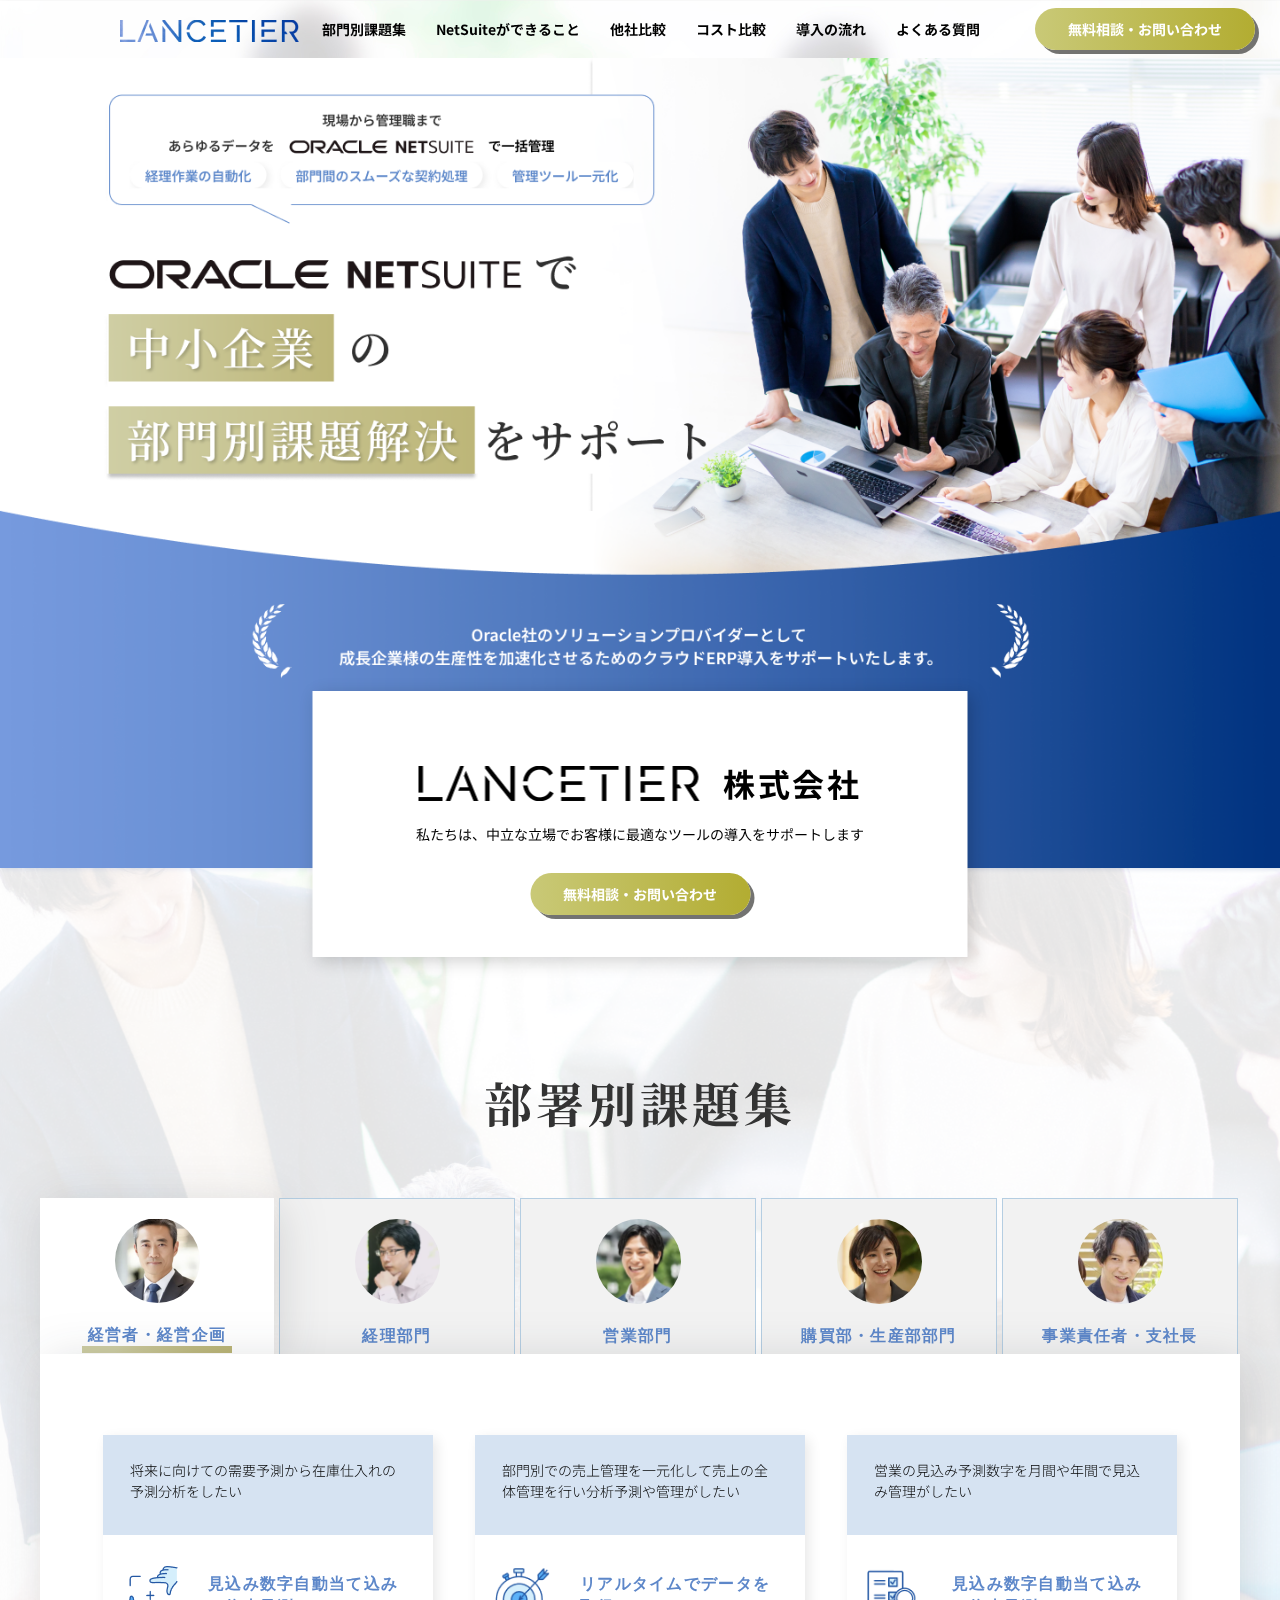
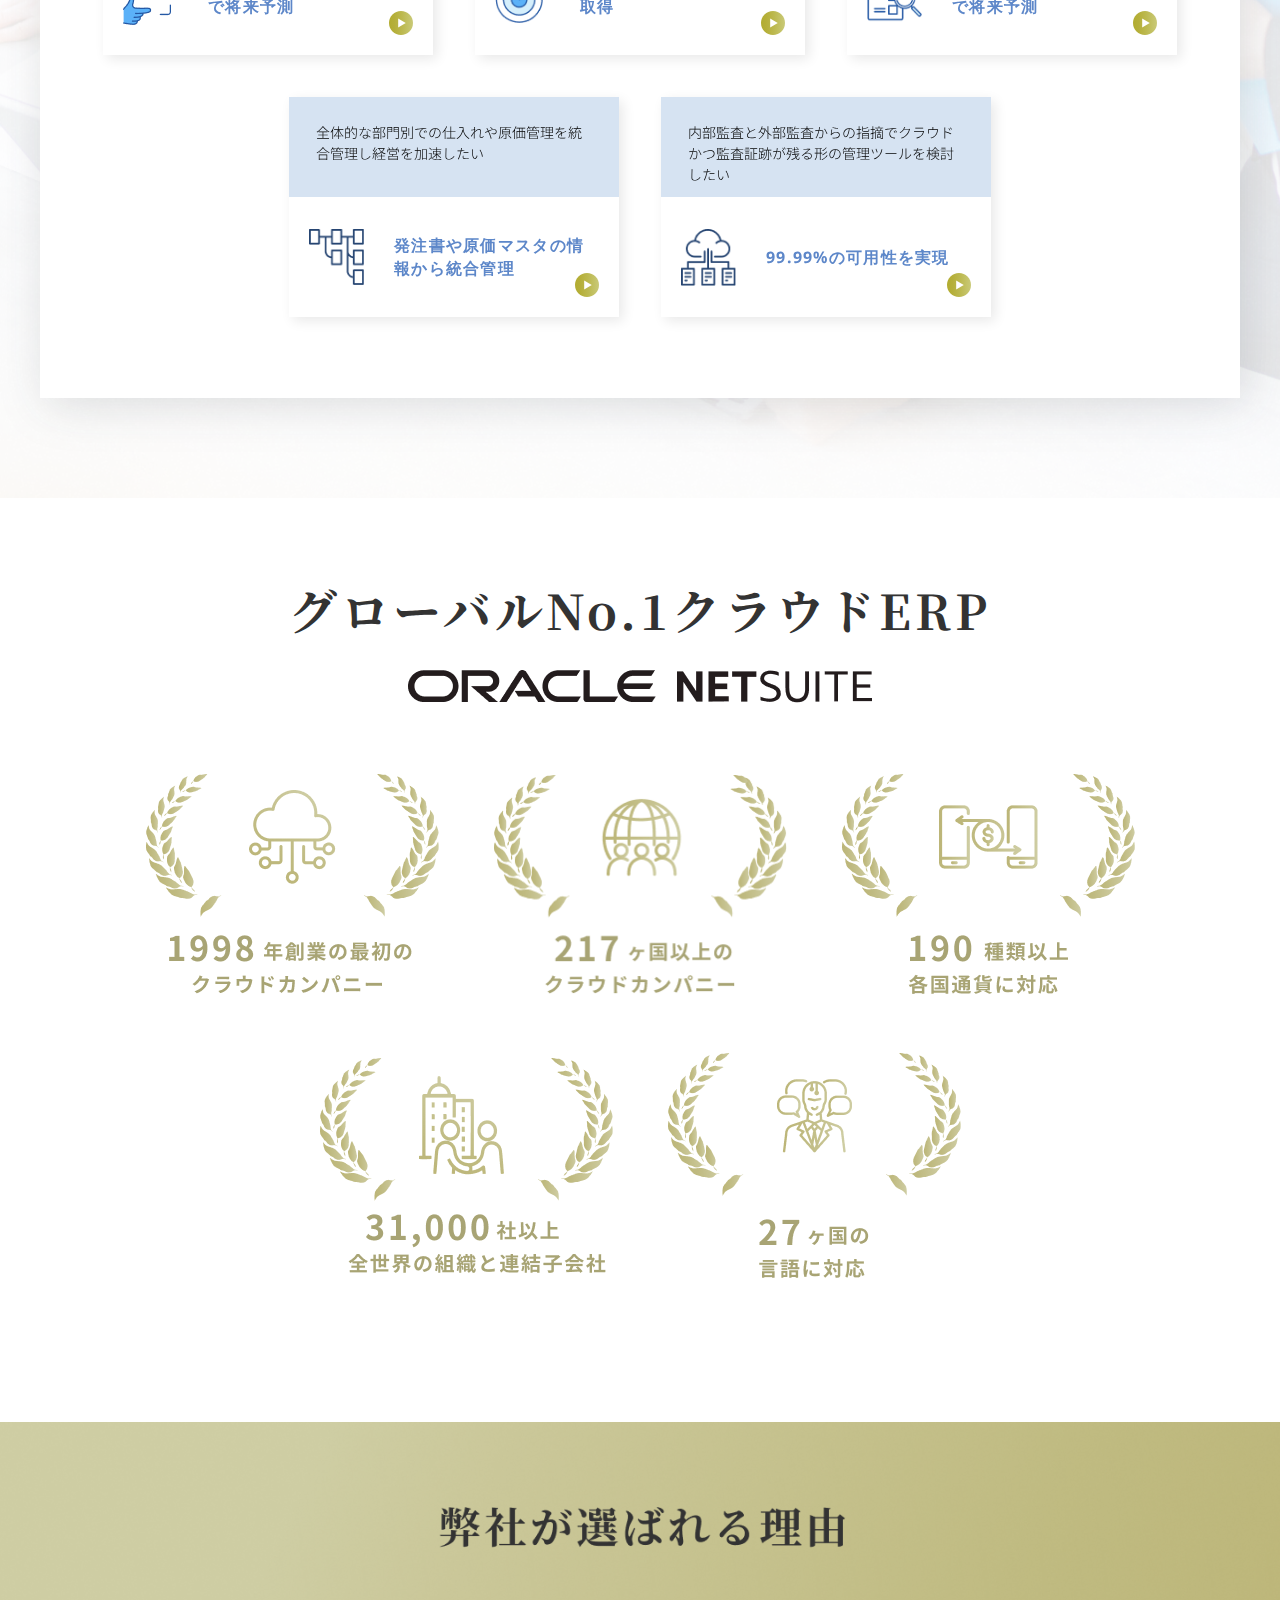
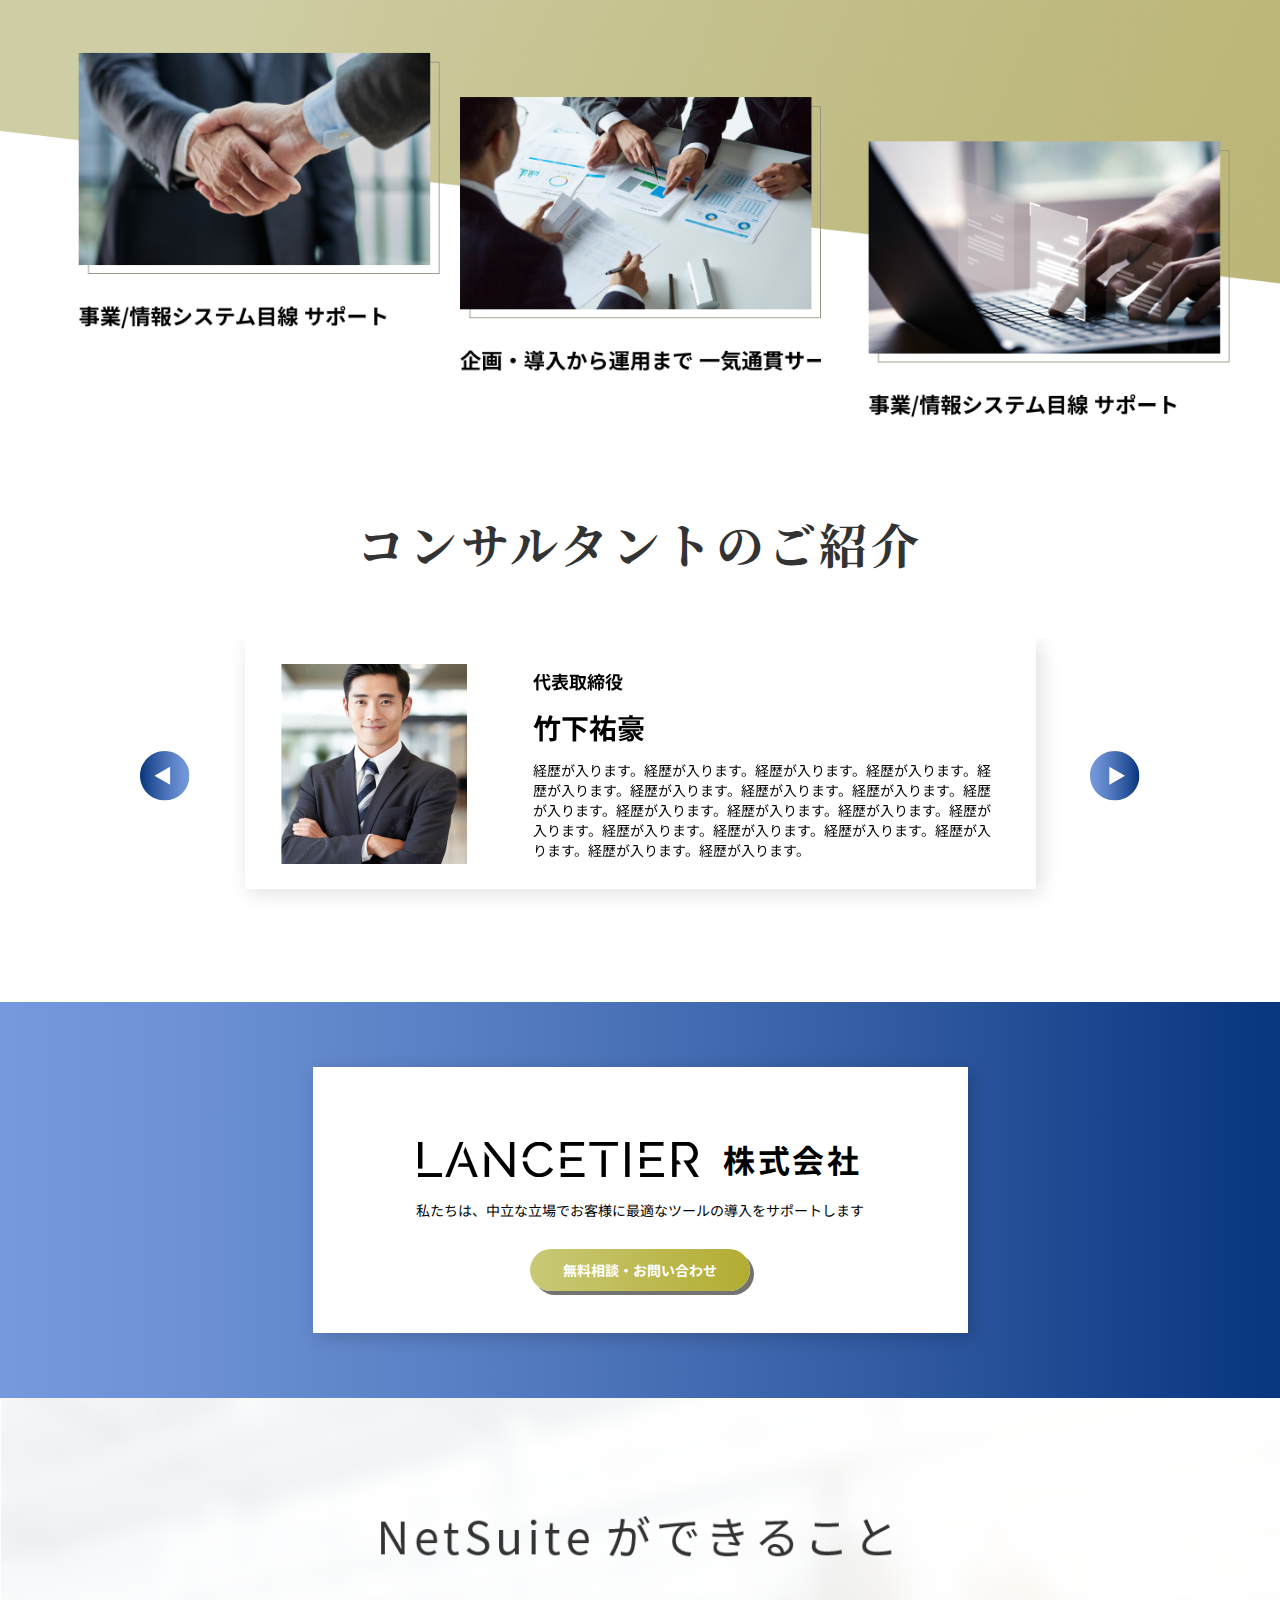
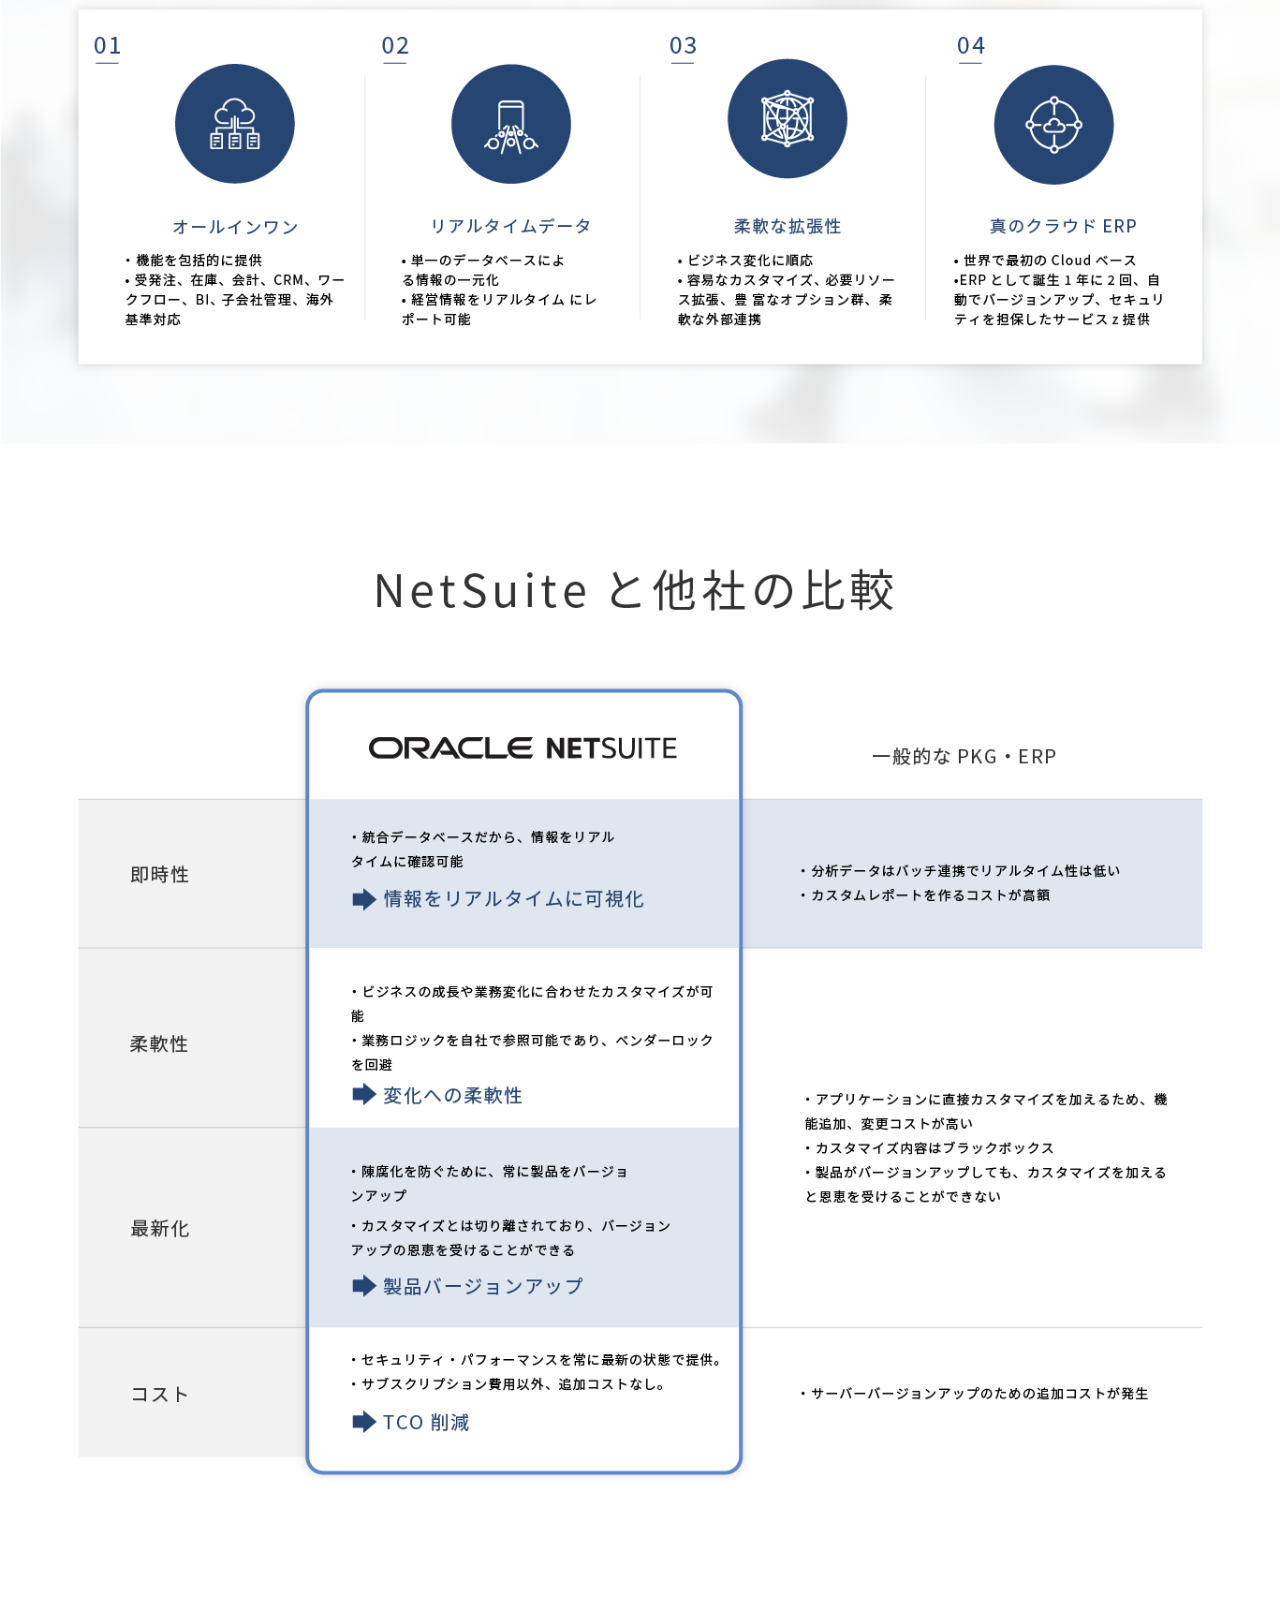
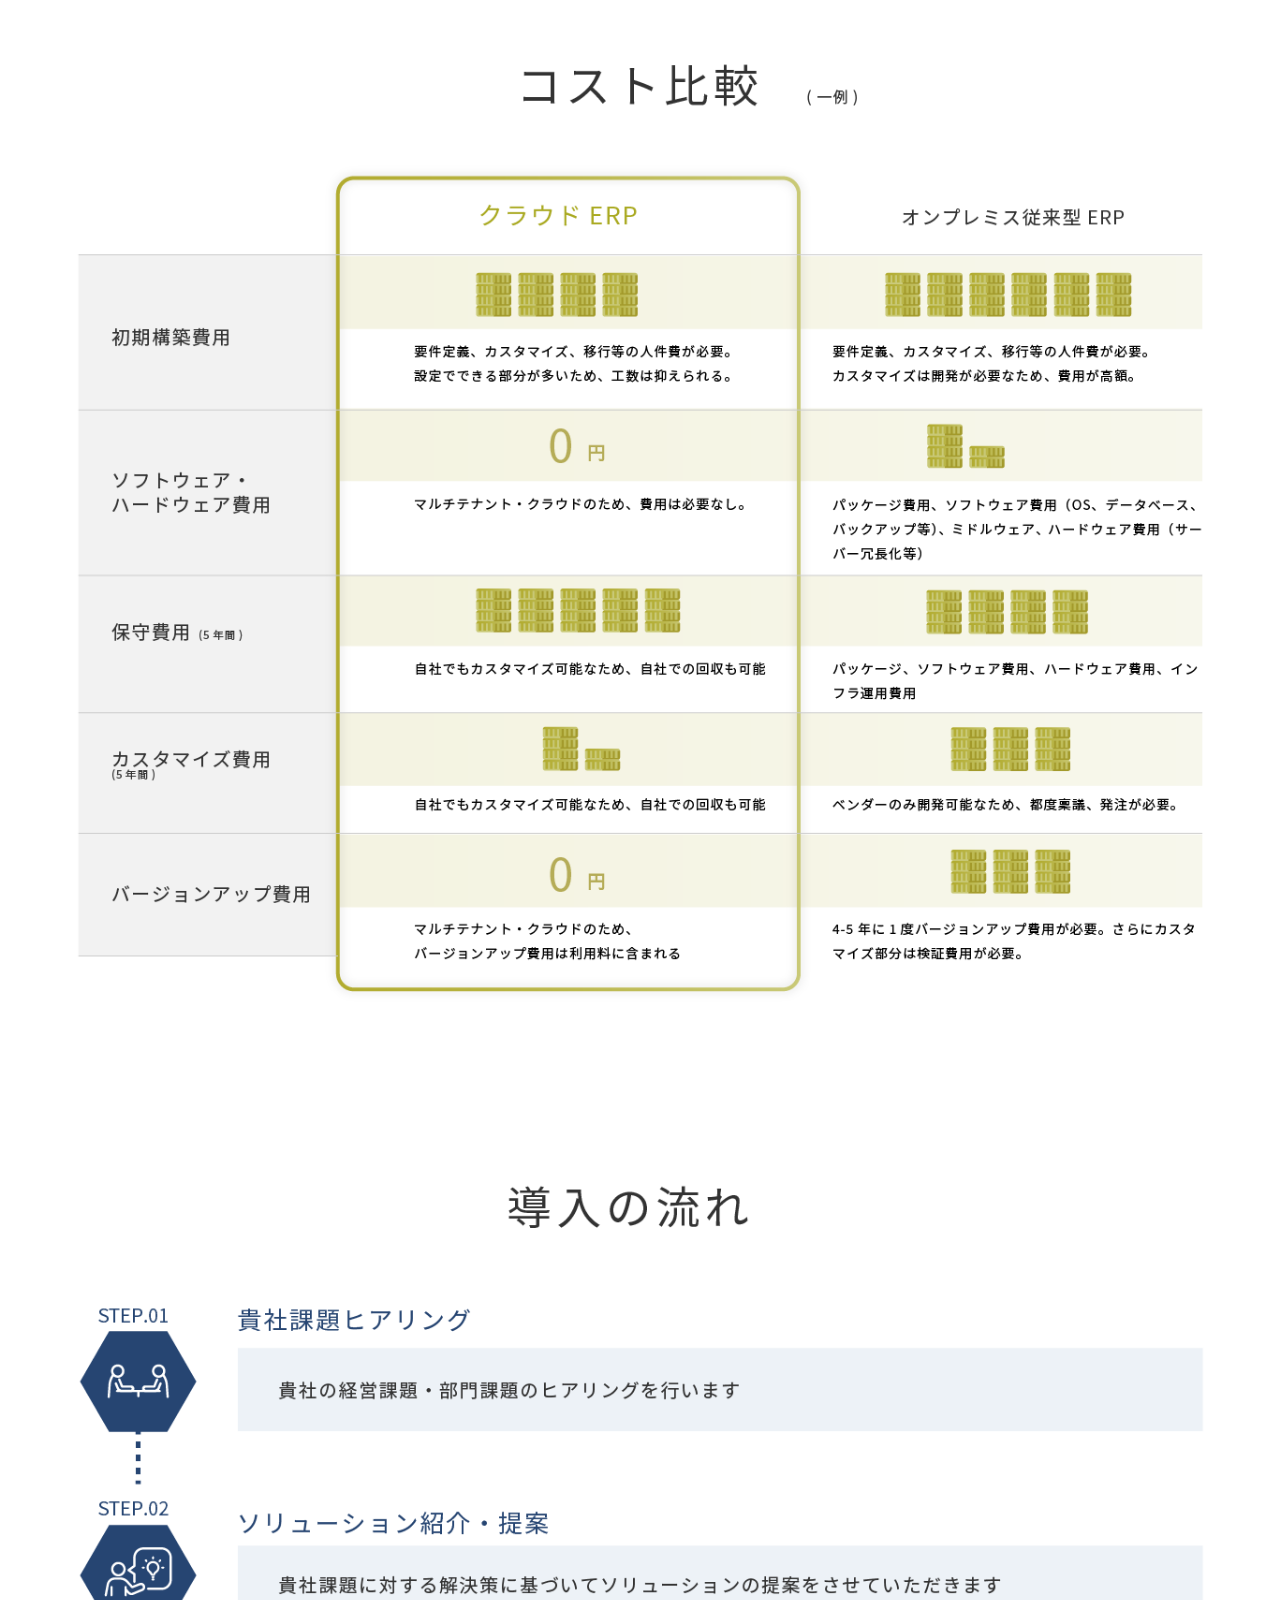
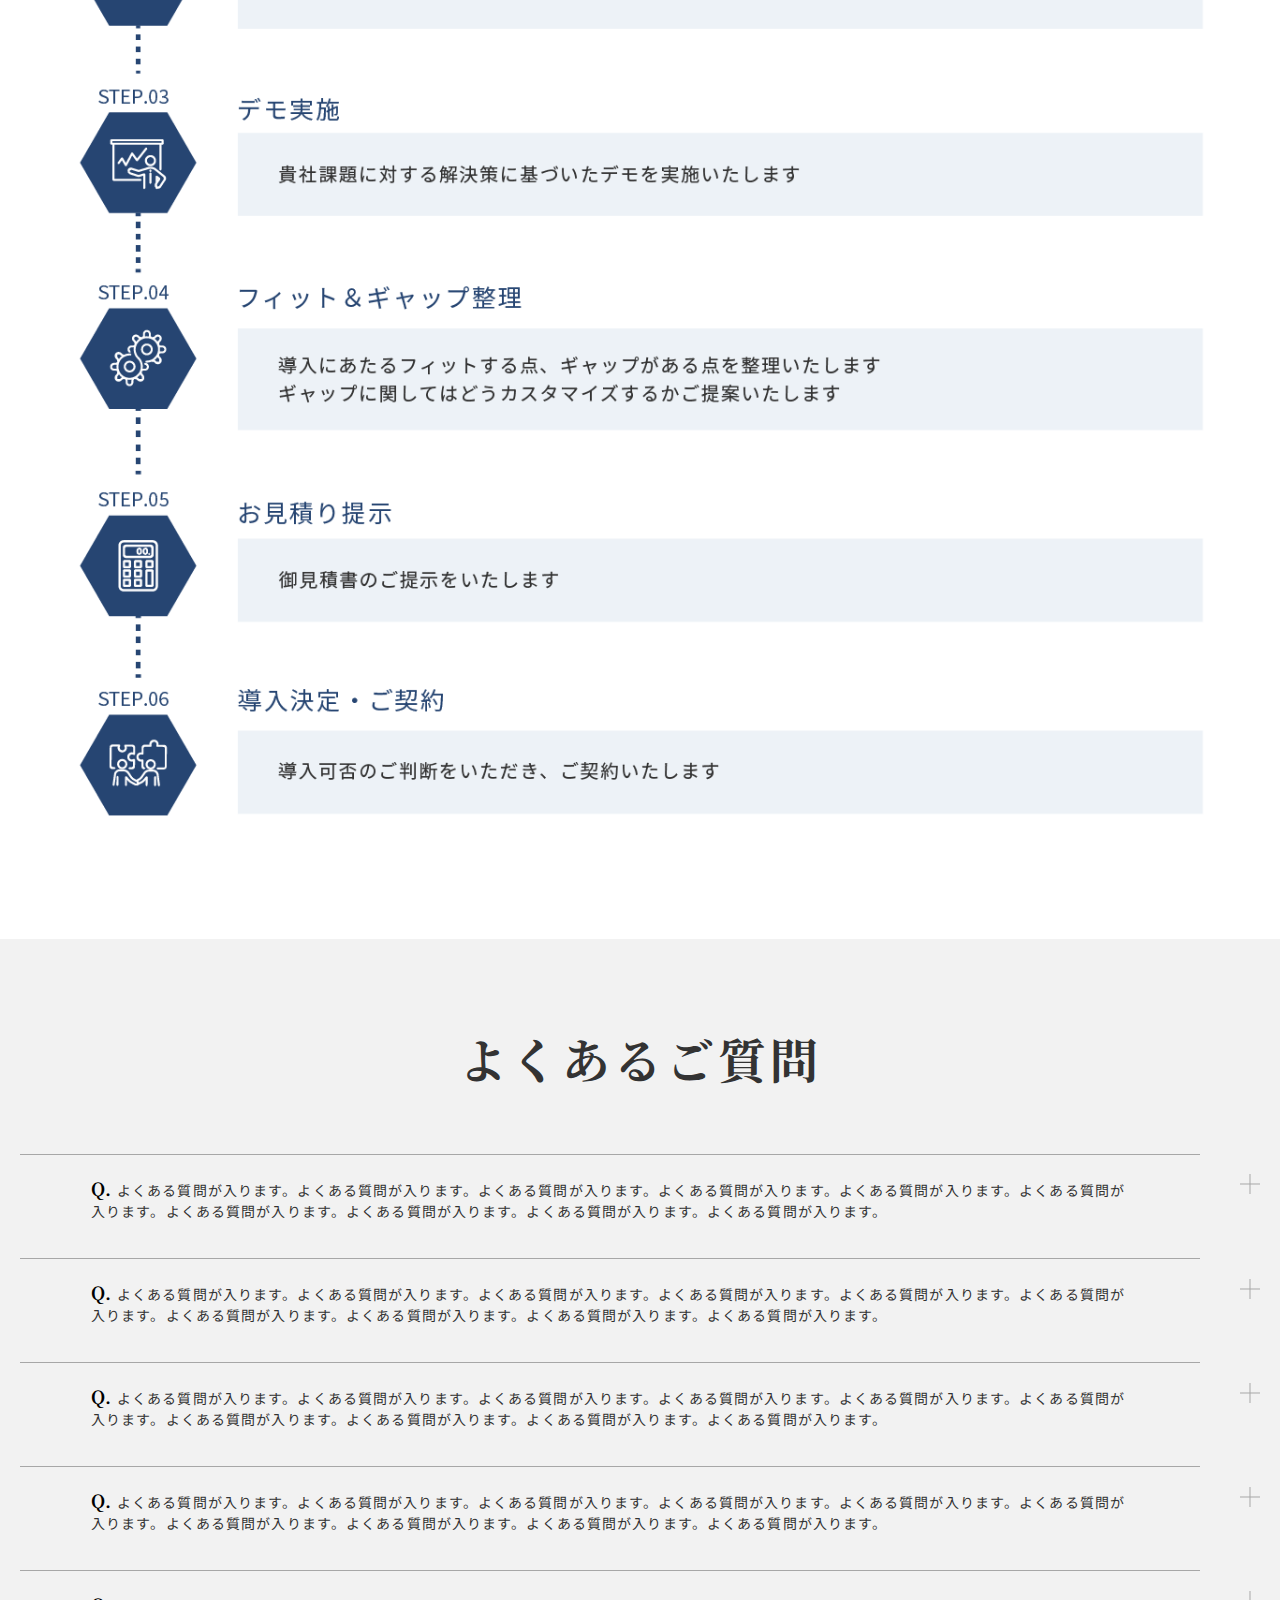
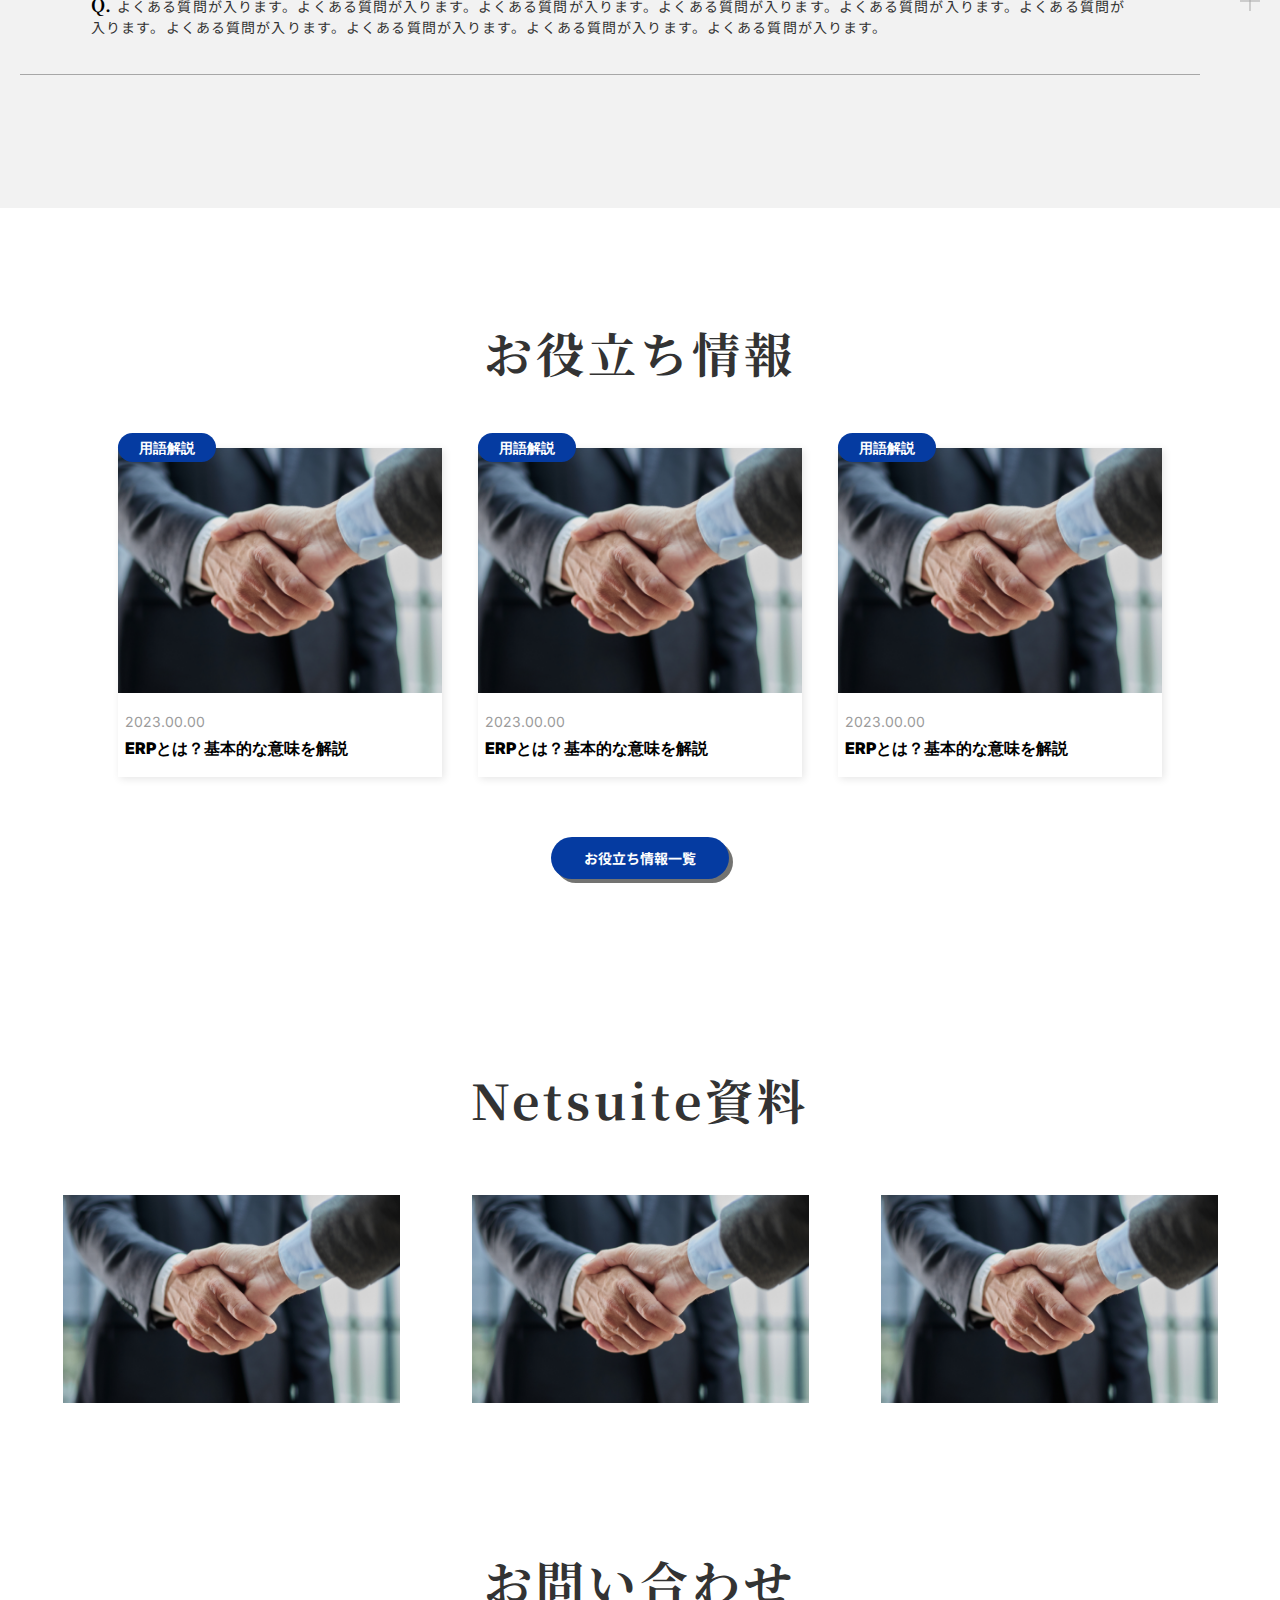
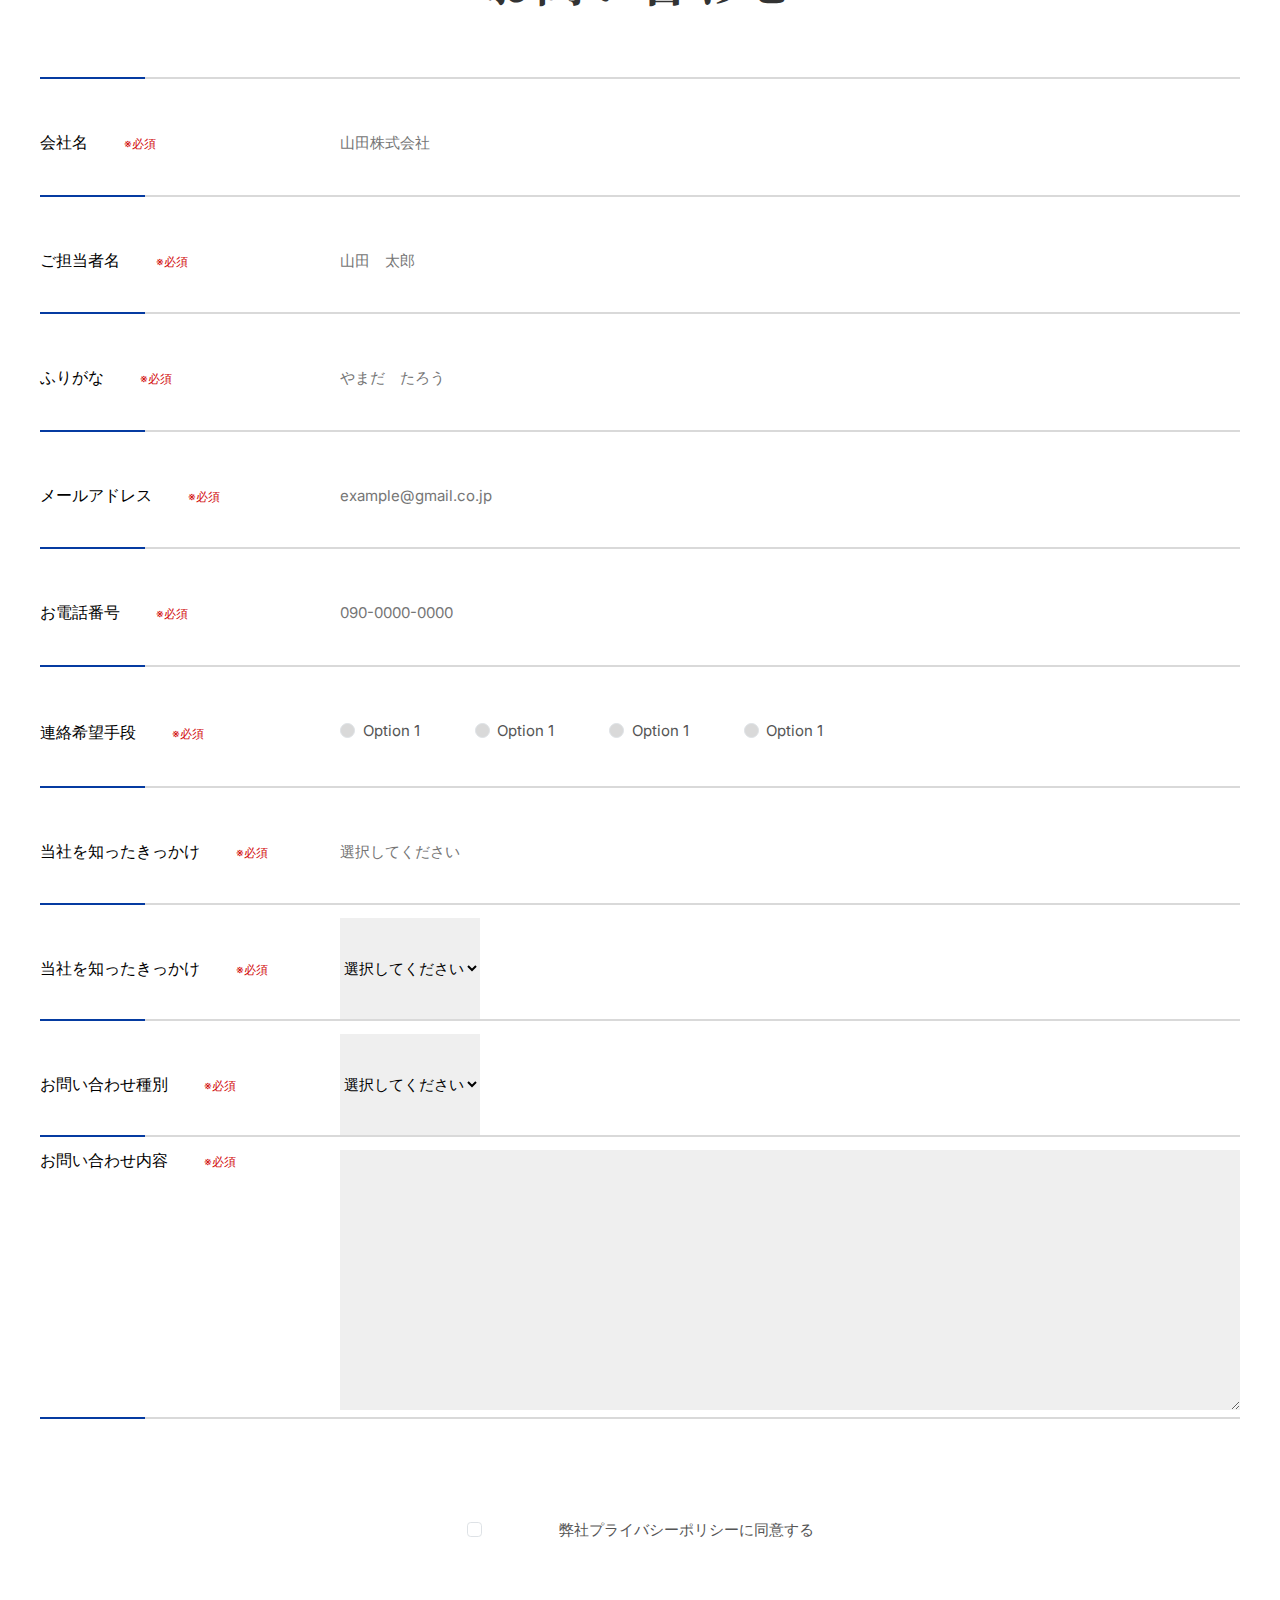
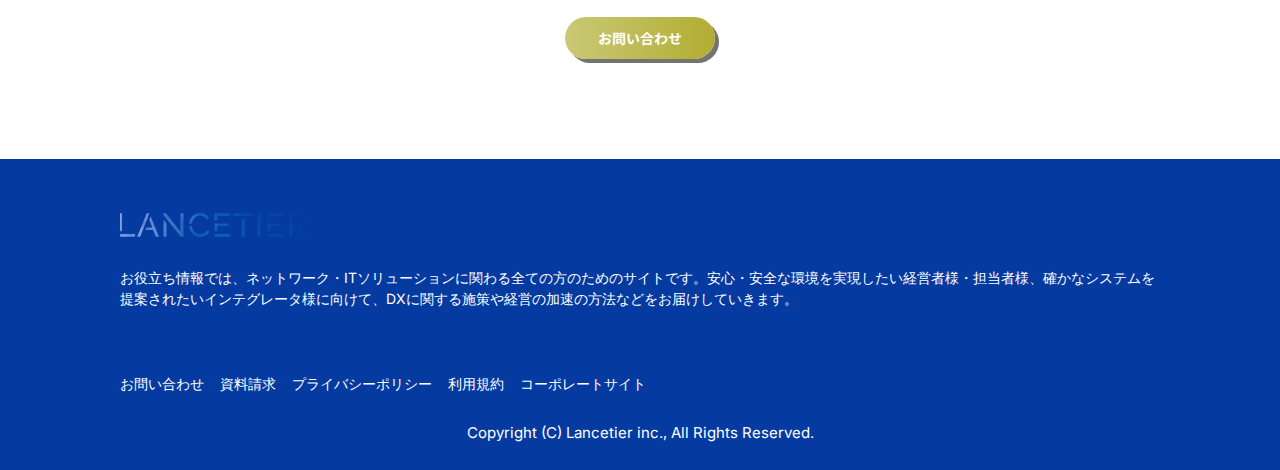
<file: index.html>
<!DOCTYPE html>
<html lang="en">
<head>
  <meta charset="UTF-8">
  <title>Lancer</title>
  <link rel="stylesheet" href="./assets/css/bootstrap.min.css">
  <link rel="stylesheet" href="./assets/css/swiper-bundle.min.css"/>

  <link rel="stylesheet" href="./assets/css/style.css">
  <link rel="stylesheet" href="./assets/css/meanmenu.css">
  <link rel="stylesheet" href="./assets/css/responsive.css">

</head>
<body>
<div class="navbar-area ">
  <div class="mobile-responsive-nav">
    <div class="container">

      <div class="mobile-responsive-menu">
        <div class="logo">
          <a href="index.html">
            <img src="assets/images/logo.png" class="main-logo" alt="logo">
          </a>
        </div>

      </div>
    </div>
  </div>
  <div class="desktop-nav size">
    <div class="navbar navbar-expand-md">
      <a href="/" class="navbar-brand">
        <img src="./assets/images/logo.png" alt="logo" class="main-logo">
      </a>
      <div class="collapse navbar-collapse main-menu mean-menu" id="navbarSupportedContent">
        <ul class="navbar-nav ms-auto">
          <li class="nav-item">
            <a href="#" class="nav-link  active">
              部門別課題集
            </a>

          </li>
          <li class="nav-item">
            <a href="#" class="nav-link">
              NetSuiteができること
            </a>
          </li>
          <li class="nav-item">
            <a href="#" class="nav-link">
              他社比較
            </a>
          </li>
          <li class="nav-item">
            <a href="#" class="nav-link">
              コスト比較
            </a>

          </li>
          <li class="nav-item">
            <a href="#" class="nav-link">
              導入の流れ
            </a>
          </li>
          <li class="nav-item">
            <a href="#" class="nav-link">よくある質問</a>
          </li>
        </ul>
        <div class="nav-button btn-lp">
          <a href="#">
            無料相談・お問い合わせ
          </a>
        </div>
      </div>
    </div>
  </div>
</div>

<div class="banner-area text-center position-relative">
  <img src="./assets/images/01.png" alt="banner">
  <div class="about-arena banner-area-footer position-absolute">
    <div class="header">
      <div class="logo">
        <img src="./assets/images/logo2.png" alt="logo">
      </div>
      <div class="logo-text">株式会社</div>
    </div>
    <div class="sub-title">
      私たちは、中立な立場でお客様に最適なツールの導入をサポートします
    </div>
    <div class="btn-lp text-center btn-about">
      <a href="">
        無料相談・お問い合わせ
      </a>
    </div>
  </div>
</div>

<div class="department-arena">
  <div class="department-main size">
    <div class="section-header-title department-header">
      部署別課題集
    </div>
    <div class="department-content">
      <nav>
        <div class="nav" id="nav-tab1" role="tablist">
          <a class="nav-link active" id="nav-home-tab" data-bs-toggle="tab" data-bs-target="#nav-1" type="button"
             role="tab" aria-controls="nav-1" aria-selected="true">
            <div class="tab-link">
              <div class="user-image">
                <img src="./assets/images/user1.png" alt="user1">
              </div>
              <div class="user-name">経営者・経営企画</div>
              <div class="tab-line"></div>
            </div>
          </a>
          <a class="nav-link" id="nav-tab2" data-bs-toggle="tab" data-bs-target="#nav-2" type="button" role="tab"
             aria-controls="nav-2" aria-selected="false">
            <div class="tab-link">
              <div class="user-image">
                <img src="./assets/images/user2.png" alt="user1">
              </div>
              <div class="user-name">経理部門</div>
              <div class="tab-line"></div>
            </div>
          </a>
          <a class="nav-link" id="nav-tab3" data-bs-toggle="tab" data-bs-target="#nav-3" type="button" role="tab"
             aria-controls="nav-3" aria-selected="false">
            <div class="tab-link">
              <div class="user-image">
                <img src="./assets/images/user3.png" alt="user1">
              </div>
              <div class="user-name">営業部門</div>
              <div class="tab-line"></div>
            </div>
          </a>
          <a class="nav-link" id="nav-tab4" data-bs-toggle="tab" data-bs-target="#nav-4" type="button" role="tab"
             aria-controls="nav-4" aria-selected="false">
            <div class="tab-link">
              <div class="user-image">
                <img src="./assets/images/user4.png" alt="user1">
              </div>
              <div class="user-name">購買部・生産部部門</div>
              <div class="tab-line"></div>
            </div>
          </a>
          <a class="nav-link" id="nav-tab5" data-bs-toggle="tab" data-bs-target="#nav-5" type="button" role="tab"
             aria-controls="nav-5" aria-selected="false">
            <div class="tab-link">
              <div class="user-image">
                <img src="./assets/images/user5.png" alt="user1">
              </div>
              <div class="user-name">事業責任者・支社長</div>
              <div class="tab-line"></div>
            </div>
          </a>
        </div>
      </nav>
      <div class="tab-content" id="nav-tabContent">
        <div class="tab-pane fade show active" id="nav-1" role="tabpanel" aria-labelledby="nav-tab1">
          <div class="tab-department-content">
            <div class="department-item">
              <div class="department-item__header">
                将来に向けての需要予測から在庫仕入れの予測分析をしたい
              </div>
              <div class="department-item__content">
                <div class="department-item__content--icon">
                  <img src="./assets/images/department1.png" alt="dep1">
                </div>
                <div class="department-item__content--text">見込み数字自動当て込みで将来予測</div>
              </div>
              <div class="department-item__btn_next">
                <img src="./assets/images/bnt_next.svg" alt="next">
              </div>
            </div>
            <div class="department-item">
              <div class="department-item__header">
                部門別での売上管理を一元化して売上の全体管理を行い分析予測や管理がしたい
              </div>
              <div class="department-item__content">
                <div class="department-item__content--icon">
                  <img src="./assets/images/department2.png" alt="dep2">
                </div>
                <div class="department-item__content--text">リアルタイムでデータを取得</div>
              </div>
              <div class="department-item__btn_next">
                <img src="./assets/images/bnt_next.svg" alt="next">
              </div>
            </div>
            <div class="department-item">
              <div class="department-item__header">
                営業の見込み予測数字を月間や年間で見込み管理がしたい
              </div>
              <div class="department-item__content">
                <div class="department-item__content--icon">
                  <img src="./assets/images/department3.png" alt="dep3">
                </div>
                <div class="department-item__content--text">見込み数字自動当て込みで将来予測</div>
              </div>
              <div class="department-item__btn_next">
                <img src="./assets/images/bnt_next.svg" alt="next">
              </div>
            </div>
            <div class="department-item">
              <div class="department-item__header">
                全体的な部門別での仕入れや原価管理を統合管理し経営を加速したい
              </div>
              <div class="department-item__content">
                <div class="department-item__content--icon">
                  <img src="./assets/images/department4.png" alt="dep4">
                </div>
                <div class="department-item__content--text">発注書や原価マスタの情報から統合管理</div>
              </div>
              <div class="department-item__btn_next">
                <img src="./assets/images/bnt_next.svg" alt="next">
              </div>
            </div>
            <div class="department-item">
              <div class="department-item__header">
                内部監査と外部監査からの指摘でクラウドかつ監査証跡が残る形の管理ツールを検討したい
              </div>
              <div class="department-item__content">
                <div class="department-item__content--icon">
                  <img src="./assets/images/department5.png" alt="dep5">
                </div>
                <div class="department-item__content--text">99.99%の可用性を実現</div>
              </div>
              <div class="department-item__btn_next">
                <img src="./assets/images/bnt_next.svg" alt="next">
              </div>
            </div>

          </div>
        </div>
        <div class="tab-pane fade" id="nav-2" role="tabpanel" aria-labelledby="nav-tab2">
          <div class="tab-department-content">
            <div class="department-item">
              <div class="department-item__header">
                将来に向けての需要予測から在庫仕入れの予測分析をしたい
              </div>
              <div class="department-item__content">
                <div class="department-item__content--icon">
                  <img src="./assets/images/department1.png" alt="dep1">
                </div>
                <div class="department-item__content--text">見込み数字自動当て込みで将来予測</div>
              </div>
              <div class="department-item__btn_next">
                <img src="./assets/images/bnt_next.svg" alt="next">
              </div>
            </div>
            <div class="department-item">
              <div class="department-item__header">
                部門別での売上管理を一元化して売上の全体管理を行い分析予測や管理がしたい
              </div>
              <div class="department-item__content">
                <div class="department-item__content--icon">
                  <img src="./assets/images/department2.png" alt="dep2">
                </div>
                <div class="department-item__content--text">リアルタイムでデータを取得</div>
              </div>
              <div class="department-item__btn_next">
                <img src="./assets/images/bnt_next.svg" alt="next">
              </div>
            </div>
            <div class="department-item">
              <div class="department-item__header">
                営業の見込み予測数字を月間や年間で見込み管理がしたい
              </div>
              <div class="department-item__content">
                <div class="department-item__content--icon">
                  <img src="./assets/images/department3.png" alt="dep3">
                </div>
                <div class="department-item__content--text">見込み数字自動当て込みで将来予測</div>
              </div>
              <div class="department-item__btn_next">
                <img src="./assets/images/bnt_next.svg" alt="next">
              </div>
            </div>
            <div class="department-item">
              <div class="department-item__header">
                全体的な部門別での仕入れや原価管理を統合管理し経営を加速したい
              </div>
              <div class="department-item__content">
                <div class="department-item__content--icon">
                  <img src="./assets/images/department4.png" alt="dep4">
                </div>
                <div class="department-item__content--text">発注書や原価マスタの情報から統合管理</div>
              </div>
              <div class="department-item__btn_next">
                <img src="./assets/images/bnt_next.svg" alt="next">
              </div>
            </div>
            <div class="department-item">
              <div class="department-item__header">
                内部監査と外部監査からの指摘でクラウドかつ監査証跡が残る形の管理ツールを検討したい
              </div>
              <div class="department-item__content">
                <div class="department-item__content--icon">
                  <img src="./assets/images/department5.png" alt="dep5">
                </div>
                <div class="department-item__content--text">99.99%の可用性を実現</div>
              </div>
              <div class="department-item__btn_next">
                <img src="./assets/images/bnt_next.svg" alt="next">
              </div>
            </div>

          </div>

        </div>
        <div class="tab-pane fade" id="nav-3" role="tabpanel" aria-labelledby="nav-tab3">
          <div class="tab-department-content">
            <div class="department-item">
              <div class="department-item__header">
                将来に向けての需要予測から在庫仕入れの予測分析をしたい
              </div>
              <div class="department-item__content">
                <div class="department-item__content--icon">
                  <img src="./assets/images/department1.png" alt="dep1">
                </div>
                <div class="department-item__content--text">見込み数字自動当て込みで将来予測</div>
              </div>
              <div class="department-item__btn_next">
                <img src="./assets/images/bnt_next.svg" alt="next">
              </div>
            </div>
            <div class="department-item">
              <div class="department-item__header">
                部門別での売上管理を一元化して売上の全体管理を行い分析予測や管理がしたい
              </div>
              <div class="department-item__content">
                <div class="department-item__content--icon">
                  <img src="./assets/images/department2.png" alt="dep2">
                </div>
                <div class="department-item__content--text">リアルタイムでデータを取得</div>
              </div>
              <div class="department-item__btn_next">
                <img src="./assets/images/bnt_next.svg" alt="next">
              </div>
            </div>
            <div class="department-item">
              <div class="department-item__header">
                営業の見込み予測数字を月間や年間で見込み管理がしたい
              </div>
              <div class="department-item__content">
                <div class="department-item__content--icon">
                  <img src="./assets/images/department3.png" alt="dep3">
                </div>
                <div class="department-item__content--text">見込み数字自動当て込みで将来予測</div>
              </div>
              <div class="department-item__btn_next">
                <img src="./assets/images/bnt_next.svg" alt="next">
              </div>
            </div>
            <div class="department-item">
              <div class="department-item__header">
                全体的な部門別での仕入れや原価管理を統合管理し経営を加速したい
              </div>
              <div class="department-item__content">
                <div class="department-item__content--icon">
                  <img src="./assets/images/department4.png" alt="dep4">
                </div>
                <div class="department-item__content--text">発注書や原価マスタの情報から統合管理</div>
              </div>
              <div class="department-item__btn_next">
                <img src="./assets/images/bnt_next.svg" alt="next">
              </div>
            </div>
            <div class="department-item">
              <div class="department-item__header">
                内部監査と外部監査からの指摘でクラウドかつ監査証跡が残る形の管理ツールを検討したい
              </div>
              <div class="department-item__content">
                <div class="department-item__content--icon">
                  <img src="./assets/images/department5.png" alt="dep5">
                </div>
                <div class="department-item__content--text">99.99%の可用性を実現</div>
              </div>
              <div class="department-item__btn_next">
                <img src="./assets/images/bnt_next.svg" alt="next">
              </div>
            </div>

          </div>

        </div>
        <div class="tab-pane fade" id="nav-4" role="tabpanel" aria-labelledby="nav-tab4">
          <div class="tab-department-content">
            <div class="department-item">
              <div class="department-item__header">
                将来に向けての需要予測から在庫仕入れの予測分析をしたい
              </div>
              <div class="department-item__content">
                <div class="department-item__content--icon">
                  <img src="./assets/images/department1.png" alt="dep1">
                </div>
                <div class="department-item__content--text">見込み数字自動当て込みで将来予測</div>
              </div>
              <div class="department-item__btn_next">
                <img src="./assets/images/bnt_next.svg" alt="next">
              </div>
            </div>
            <div class="department-item">
              <div class="department-item__header">
                部門別での売上管理を一元化して売上の全体管理を行い分析予測や管理がしたい
              </div>
              <div class="department-item__content">
                <div class="department-item__content--icon">
                  <img src="./assets/images/department2.png" alt="dep2">
                </div>
                <div class="department-item__content--text">リアルタイムでデータを取得</div>
              </div>
              <div class="department-item__btn_next">
                <img src="./assets/images/bnt_next.svg" alt="next">
              </div>
            </div>
            <div class="department-item">
              <div class="department-item__header">
                営業の見込み予測数字を月間や年間で見込み管理がしたい
              </div>
              <div class="department-item__content">
                <div class="department-item__content--icon">
                  <img src="./assets/images/department3.png" alt="dep3">
                </div>
                <div class="department-item__content--text">見込み数字自動当て込みで将来予測</div>
              </div>
              <div class="department-item__btn_next">
                <img src="./assets/images/bnt_next.svg" alt="next">
              </div>
            </div>
            <div class="department-item">
              <div class="department-item__header">
                全体的な部門別での仕入れや原価管理を統合管理し経営を加速したい
              </div>
              <div class="department-item__content">
                <div class="department-item__content--icon">
                  <img src="./assets/images/department4.png" alt="dep4">
                </div>
                <div class="department-item__content--text">発注書や原価マスタの情報から統合管理</div>
              </div>
              <div class="department-item__btn_next">
                <img src="./assets/images/bnt_next.svg" alt="next">
              </div>
            </div>
            <div class="department-item">
              <div class="department-item__header">
                内部監査と外部監査からの指摘でクラウドかつ監査証跡が残る形の管理ツールを検討したい
              </div>
              <div class="department-item__content">
                <div class="department-item__content--icon">
                  <img src="./assets/images/department5.png" alt="dep5">
                </div>
                <div class="department-item__content--text">99.99%の可用性を実現</div>
              </div>
              <div class="department-item__btn_next">
                <img src="./assets/images/bnt_next.svg" alt="next">
              </div>
            </div>

          </div>

        </div>
        <div class="tab-pane fade" id="nav-5" role="tabpanel" aria-labelledby="nav-tab5">
          <div class="tab-department-content">
            <div class="department-item">
              <div class="department-item__header">
                将来に向けての需要予測から在庫仕入れの予測分析をしたい
              </div>
              <div class="department-item__content">
                <div class="department-item__content--icon">
                  <img src="./assets/images/department1.png" alt="dep1">
                </div>
                <div class="department-item__content--text">見込み数字自動当て込みで将来予測</div>
              </div>
              <div class="department-item__btn_next">
                <img src="./assets/images/bnt_next.svg" alt="next">
              </div>
            </div>
            <div class="department-item">
              <div class="department-item__header">
                部門別での売上管理を一元化して売上の全体管理を行い分析予測や管理がしたい
              </div>
              <div class="department-item__content">
                <div class="department-item__content--icon">
                  <img src="./assets/images/department2.png" alt="dep2">
                </div>
                <div class="department-item__content--text">リアルタイムでデータを取得</div>
              </div>
              <div class="department-item__btn_next">
                <img src="./assets/images/bnt_next.svg" alt="next">
              </div>
            </div>
            <div class="department-item">
              <div class="department-item__header">
                営業の見込み予測数字を月間や年間で見込み管理がしたい
              </div>
              <div class="department-item__content">
                <div class="department-item__content--icon">
                  <img src="./assets/images/department3.png" alt="dep3">
                </div>
                <div class="department-item__content--text">見込み数字自動当て込みで将来予測</div>
              </div>
              <div class="department-item__btn_next">
                <img src="./assets/images/bnt_next.svg" alt="next">
              </div>
            </div>
            <div class="department-item">
              <div class="department-item__header">
                全体的な部門別での仕入れや原価管理を統合管理し経営を加速したい
              </div>
              <div class="department-item__content">
                <div class="department-item__content--icon">
                  <img src="./assets/images/department4.png" alt="dep4">
                </div>
                <div class="department-item__content--text">発注書や原価マスタの情報から統合管理</div>
              </div>
              <div class="department-item__btn_next">
                <img src="./assets/images/bnt_next.svg" alt="next">
              </div>
            </div>
            <div class="department-item">
              <div class="department-item__header">
                内部監査と外部監査からの指摘でクラウドかつ監査証跡が残る形の管理ツールを検討したい
              </div>
              <div class="department-item__content">
                <div class="department-item__content--icon">
                  <img src="./assets/images/department5.png" alt="dep5">
                </div>
                <div class="department-item__content--text">99.99%の可用性を実現</div>
              </div>
              <div class="department-item__btn_next">
                <img src="./assets/images/bnt_next.svg" alt="next">
              </div>
            </div>

          </div>

        </div>
      </div>
    </div>
    <div class="department-content-mb">
      <div class="department-content--item">
        <p class="department-content--item__btn">
          <a data-bs-toggle="collapse" href="#collapseExampleDepartment" role="button" aria-expanded="false"
             aria-controls="collapseExampleDepartment">
            <span class="text-btn">
            経営者・経営企画
            </span>
            <img src="./assets/images/plus.svg" alt="plus">
          </a>
        </p>
        <div class="collapse department-content--item__list" id="collapseExampleDepartment">
          <div class="department-item">
            <div class="department-item__header">
              将来に向けての需要予測から在庫仕入れの予測分析をしたい
            </div>
            <div class="department-item__content">
              <div class="department-item__content--icon">
                <img src="./assets/images/department1.png" alt="dep1">
              </div>
              <div class="department-item__content--text">見込み数字自動当て込みで将来予測</div>
            </div>
            <div class="department-item__btn_next">
              <img src="./assets/images/bnt_next.svg" alt="next">
            </div>
          </div>
          <div class="department-item">
            <div class="department-item__header">
              部門別での売上管理を一元化して売上の全体管理を行い分析予測や管理がしたい
            </div>
            <div class="department-item__content">
              <div class="department-item__content--icon">
                <img src="./assets/images/department2.png" alt="dep2">
              </div>
              <div class="department-item__content--text">リアルタイムでデータを取得</div>
            </div>
            <div class="department-item__btn_next">
              <img src="./assets/images/bnt_next.svg" alt="next">
            </div>
          </div>
          <div class="department-item">
            <div class="department-item__header">
              営業の見込み予測数字を月間や年間で見込み管理がしたい
            </div>
            <div class="department-item__content">
              <div class="department-item__content--icon">
                <img src="./assets/images/department3.png" alt="dep3">
              </div>
              <div class="department-item__content--text">見込み数字自動当て込みで将来予測</div>
            </div>
            <div class="department-item__btn_next">
              <img src="./assets/images/bnt_next.svg" alt="next">
            </div>
          </div>
          <div class="department-item">
            <div class="department-item__header">
              全体的な部門別での仕入れや原価管理を統合管理し経営を加速したい
            </div>
            <div class="department-item__content">
              <div class="department-item__content--icon">
                <img src="./assets/images/department4.png" alt="dep4">
              </div>
              <div class="department-item__content--text">発注書や原価マスタの情報から統合管理</div>
            </div>
            <div class="department-item__btn_next">
              <img src="./assets/images/bnt_next.svg" alt="next">
            </div>
          </div>
          <div class="department-item">
            <div class="department-item__header">
              内部監査と外部監査からの指摘でクラウドかつ監査証跡が残る形の管理ツールを検討したい
            </div>
            <div class="department-item__content">
              <div class="department-item__content--icon">
                <img src="./assets/images/department5.png" alt="dep5">
              </div>
              <div class="department-item__content--text">99.99%の可用性を実現</div>
            </div>
            <div class="department-item__btn_next">
              <img src="./assets/images/bnt_next.svg" alt="next">
            </div>
          </div>
        </div>
      </div>
      <div class="department-content--item">
        <p class="department-content--item__btn">
          <a data-bs-toggle="collapse" href="#collapseExampleDepartment2" role="button" aria-expanded="false"
             aria-controls="collapseExampleDepartment2">
            <span class="text-btn">
            経営者・経営企画
            </span>
            <img src="./assets/images/plus.svg" alt="plus">
          </a>
        </p>
        <div class="collapse department-content--item__list" id="collapseExampleDepartment2">
          <div class="department-item">
            <div class="department-item__header">
              将来に向けての需要予測から在庫仕入れの予測分析をしたい
            </div>
            <div class="department-item__content">
              <div class="department-item__content--icon">
                <img src="./assets/images/department1.png" alt="dep1">
              </div>
              <div class="department-item__content--text">見込み数字自動当て込みで将来予測</div>
            </div>
            <div class="department-item__btn_next">
              <img src="./assets/images/bnt_next.svg" alt="next">
            </div>
          </div>
          <div class="department-item">
            <div class="department-item__header">
              部門別での売上管理を一元化して売上の全体管理を行い分析予測や管理がしたい
            </div>
            <div class="department-item__content">
              <div class="department-item__content--icon">
                <img src="./assets/images/department2.png" alt="dep2">
              </div>
              <div class="department-item__content--text">リアルタイムでデータを取得</div>
            </div>
            <div class="department-item__btn_next">
              <img src="./assets/images/bnt_next.svg" alt="next">
            </div>
          </div>
          <div class="department-item">
            <div class="department-item__header">
              営業の見込み予測数字を月間や年間で見込み管理がしたい
            </div>
            <div class="department-item__content">
              <div class="department-item__content--icon">
                <img src="./assets/images/department3.png" alt="dep3">
              </div>
              <div class="department-item__content--text">見込み数字自動当て込みで将来予測</div>
            </div>
            <div class="department-item__btn_next">
              <img src="./assets/images/bnt_next.svg" alt="next">
            </div>
          </div>
          <div class="department-item">
            <div class="department-item__header">
              全体的な部門別での仕入れや原価管理を統合管理し経営を加速したい
            </div>
            <div class="department-item__content">
              <div class="department-item__content--icon">
                <img src="./assets/images/department4.png" alt="dep4">
              </div>
              <div class="department-item__content--text">発注書や原価マスタの情報から統合管理</div>
            </div>
            <div class="department-item__btn_next">
              <img src="./assets/images/bnt_next.svg" alt="next">
            </div>
          </div>
          <div class="department-item">
            <div class="department-item__header">
              内部監査と外部監査からの指摘でクラウドかつ監査証跡が残る形の管理ツールを検討したい
            </div>
            <div class="department-item__content">
              <div class="department-item__content--icon">
                <img src="./assets/images/department5.png" alt="dep5">
              </div>
              <div class="department-item__content--text">99.99%の可用性を実現</div>
            </div>
            <div class="department-item__btn_next">
              <img src="./assets/images/bnt_next.svg" alt="next">
            </div>
          </div>
        </div>
      </div>
      <div class="department-content--item">
        <p class="department-content--item__btn">
          <a data-bs-toggle="collapse" href="#collapseExampleDepartment3" role="button" aria-expanded="false"
             aria-controls="collapseExampleDepartment3">
            <span class="text-btn">
            経営者・経営企画
            </span>
            <img src="./assets/images/plus.svg" alt="plus">
          </a>
        </p>
        <div class="collapse department-content--item__list" id="collapseExampleDepartment3">
          <div class="department-item">
            <div class="department-item__header">
              将来に向けての需要予測から在庫仕入れの予測分析をしたい
            </div>
            <div class="department-item__content">
              <div class="department-item__content--icon">
                <img src="./assets/images/department1.png" alt="dep1">
              </div>
              <div class="department-item__content--text">見込み数字自動当て込みで将来予測</div>
            </div>
            <div class="department-item__btn_next">
              <img src="./assets/images/bnt_next.svg" alt="next">
            </div>
          </div>
          <div class="department-item">
            <div class="department-item__header">
              部門別での売上管理を一元化して売上の全体管理を行い分析予測や管理がしたい
            </div>
            <div class="department-item__content">
              <div class="department-item__content--icon">
                <img src="./assets/images/department2.png" alt="dep2">
              </div>
              <div class="department-item__content--text">リアルタイムでデータを取得</div>
            </div>
            <div class="department-item__btn_next">
              <img src="./assets/images/bnt_next.svg" alt="next">
            </div>
          </div>
          <div class="department-item">
            <div class="department-item__header">
              営業の見込み予測数字を月間や年間で見込み管理がしたい
            </div>
            <div class="department-item__content">
              <div class="department-item__content--icon">
                <img src="./assets/images/department3.png" alt="dep3">
              </div>
              <div class="department-item__content--text">見込み数字自動当て込みで将来予測</div>
            </div>
            <div class="department-item__btn_next">
              <img src="./assets/images/bnt_next.svg" alt="next">
            </div>
          </div>
          <div class="department-item">
            <div class="department-item__header">
              全体的な部門別での仕入れや原価管理を統合管理し経営を加速したい
            </div>
            <div class="department-item__content">
              <div class="department-item__content--icon">
                <img src="./assets/images/department4.png" alt="dep4">
              </div>
              <div class="department-item__content--text">発注書や原価マスタの情報から統合管理</div>
            </div>
            <div class="department-item__btn_next">
              <img src="./assets/images/bnt_next.svg" alt="next">
            </div>
          </div>
          <div class="department-item">
            <div class="department-item__header">
              内部監査と外部監査からの指摘でクラウドかつ監査証跡が残る形の管理ツールを検討したい
            </div>
            <div class="department-item__content">
              <div class="department-item__content--icon">
                <img src="./assets/images/department5.png" alt="dep5">
              </div>
              <div class="department-item__content--text">99.99%の可用性を実現</div>
            </div>
            <div class="department-item__btn_next">
              <img src="./assets/images/bnt_next.svg" alt="next">
            </div>
          </div>
        </div>
      </div>
      <div class="department-content--item">
        <p class="department-content--item__btn">
          <a data-bs-toggle="collapse" href="#collapseExampleDepartment4" role="button" aria-expanded="false"
             aria-controls="collapseExampleDepartment4">
            <span class="text-btn">
            経営者・経営企画
            </span>
            <img src="./assets/images/plus.svg" alt="plus">
          </a>
        </p>
        <div class="collapse department-content--item__list" id="collapseExampleDepartment4">
          <div class="department-item">
            <div class="department-item__header">
              将来に向けての需要予測から在庫仕入れの予測分析をしたい
            </div>
            <div class="department-item__content">
              <div class="department-item__content--icon">
                <img src="./assets/images/department1.png" alt="dep1">
              </div>
              <div class="department-item__content--text">見込み数字自動当て込みで将来予測</div>
            </div>
            <div class="department-item__btn_next">
              <img src="./assets/images/bnt_next.svg" alt="next">
            </div>
          </div>
          <div class="department-item">
            <div class="department-item__header">
              部門別での売上管理を一元化して売上の全体管理を行い分析予測や管理がしたい
            </div>
            <div class="department-item__content">
              <div class="department-item__content--icon">
                <img src="./assets/images/department2.png" alt="dep2">
              </div>
              <div class="department-item__content--text">リアルタイムでデータを取得</div>
            </div>
            <div class="department-item__btn_next">
              <img src="./assets/images/bnt_next.svg" alt="next">
            </div>
          </div>
          <div class="department-item">
            <div class="department-item__header">
              営業の見込み予測数字を月間や年間で見込み管理がしたい
            </div>
            <div class="department-item__content">
              <div class="department-item__content--icon">
                <img src="./assets/images/department3.png" alt="dep3">
              </div>
              <div class="department-item__content--text">見込み数字自動当て込みで将来予測</div>
            </div>
            <div class="department-item__btn_next">
              <img src="./assets/images/bnt_next.svg" alt="next">
            </div>
          </div>
          <div class="department-item">
            <div class="department-item__header">
              全体的な部門別での仕入れや原価管理を統合管理し経営を加速したい
            </div>
            <div class="department-item__content">
              <div class="department-item__content--icon">
                <img src="./assets/images/department4.png" alt="dep4">
              </div>
              <div class="department-item__content--text">発注書や原価マスタの情報から統合管理</div>
            </div>
            <div class="department-item__btn_next">
              <img src="./assets/images/bnt_next.svg" alt="next">
            </div>
          </div>
          <div class="department-item">
            <div class="department-item__header">
              内部監査と外部監査からの指摘でクラウドかつ監査証跡が残る形の管理ツールを検討したい
            </div>
            <div class="department-item__content">
              <div class="department-item__content--icon">
                <img src="./assets/images/department5.png" alt="dep5">
              </div>
              <div class="department-item__content--text">99.99%の可用性を実現</div>
            </div>
            <div class="department-item__btn_next">
              <img src="./assets/images/bnt_next.svg" alt="next">
            </div>
          </div>
        </div>
      </div>
      <div class="department-content--item">
        <p class="department-content--item__btn">
          <a data-bs-toggle="collapse" href="#collapseExampleDepartment5" role="button" aria-expanded="false"
             aria-controls="collapseExampleDepartment5">
            <span class="text-btn">
            経営者・経営企画
            </span>
            <img src="./assets/images/plus.svg" alt="plus">
          </a>
        </p>
        <div class="collapse department-content--item__list" id="collapseExampleDepartment5">
          <div class="department-item">
            <div class="department-item__header">
              将来に向けての需要予測から在庫仕入れの予測分析をしたい
            </div>
            <div class="department-item__content">
              <div class="department-item__content--icon">
                <img src="./assets/images/department1.png" alt="dep1">
              </div>
              <div class="department-item__content--text">見込み数字自動当て込みで将来予測</div>
            </div>
            <div class="department-item__btn_next">
              <img src="./assets/images/bnt_next.svg" alt="next">
            </div>
          </div>
          <div class="department-item">
            <div class="department-item__header">
              部門別での売上管理を一元化して売上の全体管理を行い分析予測や管理がしたい
            </div>
            <div class="department-item__content">
              <div class="department-item__content--icon">
                <img src="./assets/images/department2.png" alt="dep2">
              </div>
              <div class="department-item__content--text">リアルタイムでデータを取得</div>
            </div>
            <div class="department-item__btn_next">
              <img src="./assets/images/bnt_next.svg" alt="next">
            </div>
          </div>
          <div class="department-item">
            <div class="department-item__header">
              営業の見込み予測数字を月間や年間で見込み管理がしたい
            </div>
            <div class="department-item__content">
              <div class="department-item__content--icon">
                <img src="./assets/images/department3.png" alt="dep3">
              </div>
              <div class="department-item__content--text">見込み数字自動当て込みで将来予測</div>
            </div>
            <div class="department-item__btn_next">
              <img src="./assets/images/bnt_next.svg" alt="next">
            </div>
          </div>
          <div class="department-item">
            <div class="department-item__header">
              全体的な部門別での仕入れや原価管理を統合管理し経営を加速したい
            </div>
            <div class="department-item__content">
              <div class="department-item__content--icon">
                <img src="./assets/images/department4.png" alt="dep4">
              </div>
              <div class="department-item__content--text">発注書や原価マスタの情報から統合管理</div>
            </div>
            <div class="department-item__btn_next">
              <img src="./assets/images/bnt_next.svg" alt="next">
            </div>
          </div>
          <div class="department-item">
            <div class="department-item__header">
              内部監査と外部監査からの指摘でクラウドかつ監査証跡が残る形の管理ツールを検討したい
            </div>
            <div class="department-item__content">
              <div class="department-item__content--icon">
                <img src="./assets/images/department5.png" alt="dep5">
              </div>
              <div class="department-item__content--text">99.99%の可用性を実現</div>
            </div>
            <div class="department-item__btn_next">
              <img src="./assets/images/bnt_next.svg" alt="next">
            </div>
          </div>
        </div>
      </div>
    </div>
  </div>

</div>

<div class="service-area">
  <div class="service-main size">
    <div class="section-header-title service-header">
      グローバルNo.1クラウドERP

      <div class="service-header-logo text-center">
        <img src="./assets/images/service-logo.png" alt="service-logo">
      </div>
    </div>


    <div class="service-content">
      <div class="service-item">
        <img src="./assets/images/service1.png" alt="service1">
      </div>
      <div class="service-item">
        <img src="./assets/images/service2.png" alt="service2">
      </div>
      <div class="service-item">
        <img src="./assets/images/service3.png" alt="service3">
      </div>
      <div class="service-item">
        <img src="./assets/images/service4.png" alt="service4">
      </div>
      <div class="service-item">
        <img src="./assets/images/service5.png" alt="service5">
      </div>
    </div>
  </div>
</div>

<div class="banner-area text-center bg-white size">
  <img src="./assets/images/03.png" alt="banner">
</div>

<div class="testimonial-area">
  <div class="testimonial-main size">
    <div class="section-header-title testimonial-header">
      コンサルタントのご紹介
    </div>
    <div class="testimonial-content">
      <div class="swiper " id="mySwiper">
        <!-- Additional required wrapper -->
        <div class="swiper-wrapper">
          <!-- Slides -->
          <div class="swiper-slide">
            <div class="testimonial-item">
              <div class="testimonial-item__image">
                <img src="./assets/images/tes1.png" alt="tes1">
              </div>
              <div class="testimonial-item__content">
                <div class="testimonial-item__content--title">代表取締役</div>
                <div class="testimonial-item__content--name">
                  竹下祐豪
                </div>
                <div class="testimonial-item__content--des">
                  経歴が入ります。経歴が入ります。経歴が入ります。経歴が入ります。経歴が入ります。経歴が入ります。経歴が入ります。経歴が入ります。経歴が入ります。経歴が入ります。経歴が入ります。経歴が入ります。経歴が入ります。経歴が入ります。経歴が入ります。経歴が入ります。経歴が入ります。経歴が入ります。経歴が入ります。
                </div>
              </div>
            </div>
          </div>
          <div class="swiper-slide">
            <div class="testimonial-item">
              <div class="testimonial-item__image">
                <img src="./assets/images/tes1.png" alt="tes1">
              </div>
              <div class="testimonial-item__content">
                <div class="testimonial-item__content--title">代表取締役</div>
                <div class="testimonial-item__content--name">
                  竹下祐豪
                </div>
                <div class="testimonial-item__content--des">
                  経歴が入ります。経歴が入ります。経歴が入ります。経歴が入ります。経歴が入ります。経歴が入ります。経歴が入ります。経歴が入ります。経歴が入ります。経歴が入ります。経歴が入ります。経歴が入ります。経歴が入ります。経歴が入ります。経歴が入ります。経歴が入ります。経歴が入ります。経歴が入ります。経歴が入ります。
                </div>
              </div>
            </div>

          </div>
          <div class="swiper-slide">
            <div class="testimonial-item">
              <div class="testimonial-item__image">
                <img src="./assets/images/tes1.png" alt="tes1">
              </div>
              <div class="testimonial-item__content">
                <div class="testimonial-item__content--title">代表取締役</div>
                <div class="testimonial-item__content--name">
                  竹下祐豪
                </div>
                <div class="testimonial-item__content--des">
                  経歴が入ります。経歴が入ります。経歴が入ります。経歴が入ります。経歴が入ります。経歴が入ります。経歴が入ります。経歴が入ります。経歴が入ります。経歴が入ります。経歴が入ります。経歴が入ります。経歴が入ります。経歴が入ります。経歴が入ります。経歴が入ります。経歴が入ります。経歴が入ります。経歴が入ります。
                </div>
              </div>
            </div>

          </div>
        </div>
        <!-- If we need pagination -->
        <div class="swiper-pagination"></div>

        <!-- If we need navigation buttons -->
        <div class="swiper-prev">
          <img src="./assets/images/tes_pre.svg" alt="test pre">
        </div>
        <div class="swiper-next">
          <img src="./assets/images/tes_next.svg" alt="test next">

        </div>

        <!-- If we need scrollbar -->
        <div class="swiper-scrollbar"></div>
      </div>

    </div>
  </div>
</div>

<div class="section-about text-center">
  <div class="about-arena">
    <div class="header">
      <div class="logo">
        <img src="./assets/images/logo2.png" alt="logo">
      </div>
      <div class="logo-text">株式会社</div>
    </div>
    <div class="sub-title">
      私たちは、中立な立場でお客様に最適なツールの導入をサポートします
    </div>
    <div class="btn-lp text-center btn-about">
      <a href="">
        無料相談・お問い合わせ
      </a>
    </div>
  </div>
</div>
<div class="banner-area text-center size">
  <img src="./assets/images/04.png" alt="banner">
</div>

<div class="banner-area text-center size">
  <img src="./assets/images/05.png" alt="banner">
</div>
<div class="banner-area text-center size">
  <img src="./assets/images/06.png" alt="banner">
</div>
<div class="banner-area text-center size">
  <img src="./assets/images/07.png" alt="banner">
</div>

<div class="faq-arena">
  <div class="faq-main size">
    <div class="faq-header text-center section-header-title">
      よくあるご質問
    </div>
    <div class="faq-content faq__list">
      <div class="faq__item">
        <div class="item-main">
          <div class="item-content">
            <p class="faq__item--btn">
              <a data-bs-toggle="collapse" href="#collapseExample" role="button" aria-expanded="false"
                 aria-controls="collapseExample2">
                <span class="btn-text"><span class="text-q">Q.</span> よくある質問が入ります。よくある質問が入ります。よくある質問が入ります。よくある質問が入ります。よくある質問が入ります。よくある質問が入ります。よくある質問が入ります。よくある質問が入ります。よくある質問が入ります。よくある質問が入ります。</span>
              </a>
            </p>
            <div class="collapse" id="collapseExample">
              <div class="faq__item--text">
                <span class="text-a">A.</span> 答えが入ります。答えが入ります。答えが入ります。答えが入ります。答えが入ります。答えが入ります。答えが入ります。答えが入ります。答えが入ります。
              </div>
            </div>
          </div>

          <div class="item-icon">
            <a data-bs-toggle="collapse" class="faq-collapse collapsed" href="#collapseExample2" role="button"
               aria-expanded="false"
               aria-controls="collapseExample">
              <img src="./assets/images/plus.svg" alt="plus" class="plus">
              <img src="./assets/images/minus.svg" alt="plus" class="minus">
            </a>
          </div>
        </div>
      </div>
      <div class="faq__item">
        <div class="item-main">
          <div class="item-content">
            <p class="faq__item--btn">
              <a data-bs-toggle="collapse" href="#collapseExample2" role="button" aria-expanded="false"
                 aria-controls="collapseExample2">
                <span class="btn-text"><span class="text-q">Q.</span> よくある質問が入ります。よくある質問が入ります。よくある質問が入ります。よくある質問が入ります。よくある質問が入ります。よくある質問が入ります。よくある質問が入ります。よくある質問が入ります。よくある質問が入ります。よくある質問が入ります。</span>
              </a>
            </p>
            <div class="collapse" id="collapseExample2">
              <div class="faq__item--text">
                <span class="text-a">A.</span> 答えが入ります。答えが入ります。答えが入ります。答えが入ります。答えが入ります。答えが入ります。答えが入ります。答えが入ります。答えが入ります。
              </div>
            </div>
          </div>

          <div class="item-icon">
            <a data-bs-toggle="collapse" class="faq-collapse collapsed" href="#collapseExample2" role="button"
               aria-expanded="false"
               aria-controls="collapseExample2">
              <img src="./assets/images/plus.svg" alt="plus" class="plus">
              <img src="./assets/images/minus.svg" alt="plus" class="minus">
            </a>
          </div>
        </div>

      </div>
      <div class="faq__item">
        <div class="item-main">
          <div class="item-content">
            <p class="faq__item--btn">
              <a data-bs-toggle="collapse" href="#collapseExample3" role="button" aria-expanded="false"
                 aria-controls="collapseExample3">
                <span class="btn-text"><span class="text-q">Q.</span> よくある質問が入ります。よくある質問が入ります。よくある質問が入ります。よくある質問が入ります。よくある質問が入ります。よくある質問が入ります。よくある質問が入ります。よくある質問が入ります。よくある質問が入ります。よくある質問が入ります。</span>
              </a>
            </p>
            <div class="collapse" id="collapseExample3">
              <div class="faq__item--text">
                <span class="text-a">A.</span> 答えが入ります。答えが入ります。答えが入ります。答えが入ります。答えが入ります。答えが入ります。答えが入ります。答えが入ります。答えが入ります。
              </div>
            </div>
          </div>

          <div class="item-icon">
            <a data-bs-toggle="collapse" class="faq-collapse collapsed" href="#collapseExample3" role="button"
               aria-expanded="false"
               aria-controls="collapseExample3">
              <img src="./assets/images/plus.svg" alt="plus" class="plus">
              <img src="./assets/images/minus.svg" alt="plus" class="minus">
            </a>
          </div>
        </div>

      </div>
      <div class="faq__item">
        <div class="item-main">
          <div class="item-content">
            <p class="faq__item--btn">
              <a data-bs-toggle="collapse" href="#collapseExample4" role="button" aria-expanded="false"
                 aria-controls="collapseExample4">
                <span class="btn-text"><span class="text-q">Q.</span> よくある質問が入ります。よくある質問が入ります。よくある質問が入ります。よくある質問が入ります。よくある質問が入ります。よくある質問が入ります。よくある質問が入ります。よくある質問が入ります。よくある質問が入ります。よくある質問が入ります。</span>
              </a>
            </p>
            <div class="collapse" id="collapseExample4">
              <div class="faq__item--text">
                <span class="text-a">A.</span> 答えが入ります。答えが入ります。答えが入ります。答えが入ります。答えが入ります。答えが入ります。答えが入ります。答えが入ります。答えが入ります。
              </div>
            </div>
          </div>

          <div class="item-icon">
            <a data-bs-toggle="collapse" class="faq-collapse collapsed" href="#collapseExample4" role="button"
               aria-expanded="false"
               aria-controls="collapseExample4">
              <img src="./assets/images/plus.svg" alt="plus" class="plus">
              <img src="./assets/images/minus.svg" alt="plus" class="minus">
            </a>
          </div>
        </div>

      </div>
      <div class="faq__item">
        <div class="item-main">
          <div class="item-content">
            <p class="faq__item--btn">
              <a data-bs-toggle="collapse" href="#collapseExample5" role="button" aria-expanded="false"
                 aria-controls="collapseExample5">
                <span class="btn-text"><span class="text-q">Q.</span> よくある質問が入ります。よくある質問が入ります。よくある質問が入ります。よくある質問が入ります。よくある質問が入ります。よくある質問が入ります。よくある質問が入ります。よくある質問が入ります。よくある質問が入ります。よくある質問が入ります。</span>
              </a>
            </p>
            <div class="collapse" id="collapseExample5">
              <div class="faq__item--text">
                <span class="text-a">A.</span> 答えが入ります。答えが入ります。答えが入ります。答えが入ります。答えが入ります。答えが入ります。答えが入ります。答えが入ります。答えが入ります。
              </div>
            </div>
          </div>

          <div class="item-icon">
            <a data-bs-toggle="collapse" class="faq-collapse collapsed" href="#collapseExample5" role="button"
               aria-expanded="false"
               aria-controls="collapseExample5">
              <img src="./assets/images/plus.svg" alt="plus" class="plus">
              <img src="./assets/images/minus.svg" alt="plus" class="minus">
            </a>
          </div>
        </div>

      </div>
    </div>
  </div>
</div>

<div class="news-area">
  <div class="news-main size">
    <div class="section-header-title news-header text-center">
      お役立ち情報
    </div>
    <div class="news-content">
      <div class="news-list">
        <div class="single-blog-card">
          <div class="news-image">
            <a href="/">
              <img src="./assets/images/blog.png" alt="">
            </a>
          </div>
          <div class="news-content">
            <div class="news-content__header">
              2023.00.00
            </div>
            <a href="" class="news-content__text">
              ERPとは？基本的な意味を解説
            </a>
          </div>
          <div class="news-badge">
            用語解説
          </div>
        </div>
        <div class="single-blog-card">
          <div class="news-image">
            <a href="/">
              <img src="./assets/images/blog.png" alt="">
            </a>
          </div>
          <div class="news-content">
            <div class="news-content__header">
              2023.00.00
            </div>
            <a href="" class="news-content__text">
              ERPとは？基本的な意味を解説
            </a>
          </div>
          <div class="news-badge">
            用語解説
          </div>
        </div>
        <div class="single-blog-card">
          <div class="news-image">
            <a href="/">
              <img src="./assets/images/blog.png" alt="">
            </a>
          </div>
          <div class="news-content">
            <div class="news-content__header">
              2023.00.00
            </div>
            <a href="" class="news-content__text">
              ERPとは？基本的な意味を解説
            </a>
          </div>
          <div class="news-badge">
            用語解説
          </div>
        </div>
      </div>
      <div class="news-button btn-lp btn-lp-primary text-center">
        <a href="">
          お役立ち情報一覧
        </a>
      </div>
    </div>
  </div>
</div>

<div class="program-area">
  <div class="program-main size">
    <div class="section-header-title program-header text-center">
      Netsuite資料
    </div>
    <div class="program-content">
      <div class="program-list">
        <div class="single-program-card">
          <div class="program-image">
            <a href="/">
              <img src="./assets/images/blog.png" alt="">
            </a>
          </div>
        </div>
        <div class="single-program-card">
          <div class="program-image">
            <a href="/">
              <img src="./assets/images/blog.png" alt="">
            </a>
          </div>
        </div>
        <div class="single-program-card">
          <div class="program-image">
            <a href="/">
              <img src="./assets/images/blog.png" alt="">
            </a>
          </div>
        </div>
      </div>
    </div>
  </div>
</div>

<div class="contact-area">
  <div class="contact-main size">
    <div class="section-header-title contact-header text-center">
      お問い合わせ
    </div>
    <div class="contact-content">
      <div class="contact-item">
        <div class="item-line">
          <div class="left"></div>
          <div class="right"></div>
        </div>
        <div class="item-main">
          <div class="contact-label">
            会社名 <span class="required">※必須</span>
          </div>
          <div class="contact-input">
            <input type="text" placeholder="山田株式会社" name="company_name">
          </div>
        </div>
        <div class="item-line">
          <div class="left"></div>
          <div class="right"></div>
        </div>
      </div>
      <div class="contact-item">
        <div class="item-main">
          <div class="contact-label">
            ご担当者名 <span class="required">※必須</span>
          </div>
          <div class="contact-input">
            <input type="text" placeholder="山田　太郎" name="user_name">
          </div>
        </div>
        <div class="item-line">
          <div class="left"></div>
          <div class="right"></div>
        </div>
      </div>
      <div class="contact-item">
        <div class="item-main">
          <div class="contact-label">
            ふりがな <span class="required">※必須</span>
          </div>
          <div class="contact-input">
            <input type="text" placeholder="やまだ　たろう" name="furigana">
          </div>
        </div>
        <div class="item-line">
          <div class="left"></div>
          <div class="right"></div>
        </div>
      </div>
      <div class="contact-item">
        <div class="item-main">
          <div class="contact-label">
            メールアドレス <span class="required">※必須</span>
          </div>
          <div class="contact-input">
            <input type="text" placeholder="example@gmail.co.jp" name="email">
          </div>
        </div>
        <div class="item-line">
          <div class="left"></div>
          <div class="right"></div>
        </div>
      </div>
      <div class="contact-item">
        <div class="item-main">
          <div class="contact-label">
            お電話番号 <span class="required">※必須</span>
          </div>
          <div class="contact-input">
            <input type="text" placeholder="090-0000-0000" name="phone">
          </div>
        </div>
        <div class="item-line">
          <div class="left"></div>
          <div class="right"></div>
        </div>
      </div>
      <div class="contact-item">
        <div class="item-main">
          <div class="contact-label">
            連絡希望手段 <span class="required">※必須</span>
          </div>
          <div class="contact-input">
            <div class="contact-checkbox">
              <div class="form-check">
                <label class="form-check-label">
                  <input type="radio" class="form-check-input" name="optradio"> Option 1
                </label>
              </div>
              <div class="form-check">
                <label class="form-check-label">
                  <input type="radio" class="form-check-input" name="optradio"> Option 1
                </label>
              </div>
              <div class="form-check">
                <label class="form-check-label">
                  <input type="radio" class="form-check-input" name="optradio"> Option 1
                </label>
              </div>
              <div class="form-check">
                <label class="form-check-label">
                  <input type="radio" class="form-check-input" name="optradio"> Option 1
                </label>
              </div>
            </div>
          </div>
        </div>
        <div class="item-line">
          <div class="left"></div>
          <div class="right"></div>
        </div>
      </div>
      <div class="contact-item">
        <div class="item-main">
          <div class="contact-label">
            当社を知ったきっかけ <span class="required">※必須</span>
          </div>
          <div class="contact-input">
            <input type="text" placeholder="選択してください" name="why">
          </div>
        </div>
        <div class="item-line">
          <div class="left"></div>
          <div class="right"></div>
        </div>
      </div>
      <div class="contact-item">
        <div class="item-main">
          <div class="contact-label">
            当社を知ったきっかけ <span class="required">※必須</span>
          </div>
          <div class="contact-input">
            <select name="">
              <option value="">選択してください</option>
              <option value="">選択してください</option>
              <option value="">選択してください</option>
            </select>
          </div>
        </div>
        <div class="item-line">
          <div class="left"></div>
          <div class="right"></div>
        </div>
      </div>
      <div class="contact-item">
        <div class="item-main">
          <div class="contact-label">
            お問い合わせ種別 <span class="required">※必須</span>
          </div>
          <div class="contact-input">
            <select name="">
              <option value="">選択してください</option>
              <option value="">選択してください</option>
              <option value="">選択してください</option>
            </select>
          </div>
        </div>
        <div class="item-line">
          <div class="left"></div>
          <div class="right"></div>
        </div>
      </div>
      <div class="contact-item">
        <div class="item-main align-items-md-start">
          <div class="contact-label">
            お問い合わせ内容 <span class="required">※必須</span>
          </div>
          <div class="contact-input">
            <textarea>
            </textarea>
          </div>
        </div>
        <div class="item-line">
          <div class="left"></div>
          <div class="right"></div>
        </div>
      </div>
      <div class="contact-item text-center contact-confirm">
        <label for="confirm" class="form-check-label">
          <input type="checkbox" name="confirm" class="form-check-input"
                 id="confirm">
          弊社プライバシーポリシーに同意する
        </label>
      </div>

      <div class="contact-item text-center">
        <div class="contact-btn btn-lp">
          <a href="">お問い合わせ</a>
        </div>
      </div>
    </div>
  </div>
</div>

<div class="footer-area ">
  <div class="main-footer size">
    <div class="footer-logo">
      <img src="./assets/images/logo-footer.png" alt="logo-footer">
    </div>
    <div class="sub-title-footer">
      お役立ち情報では、ネットワーク・ITソリューションに関わる全ての方のためのサイトです。安心・安全な環境を実現したい経営者様・担当者様、確かなシステムを提案されたいインテグレータ様に向けて、DXに関する施策や経営の加速の方法などをお届けしていきます。
    </div>
    <div class="menu-footer">
      <ul class="list-item">
        <li class="menu-item">
          <a href="/">お問い合わせ</a>
        </li>
        <li class="menu-item">
          <a href="/">資料請求</a>
        </li>
        <li class="menu-item">
          <a href="/">プライバシーポリシー</a>
        </li>
        <li class="menu-item">
          <a href="/">利用規約</a>
        </li>
        <li class="menu-item">
          <a href="/">コーポレートサイト</a>
        </li>
      </ul>
    </div>
    <div class="copyright">
      <p>Copyright (C) Lancetier inc., All Rights Reserved.</p>
    </div>
  </div>
</div>

<div class="modal fade" id="modelDepartment">
  <div class="modal-dialog modal-lg modal-dialog-centered" >
    <img src="./assets/images/modal.png" alt="">

  </div>
</div>

</body>
<script src="./assets/js/jquery.min.js"></script>
<script src="./assets/js/bootstrap.bundle.min.js"></script>
<script src="./assets/js/jquery.meanmenu.js"></script>
<script src="./assets/js/swiper-bundle.min.js"></script>
<script src="./assets/js/custom.js"></script>
</html>
</file>
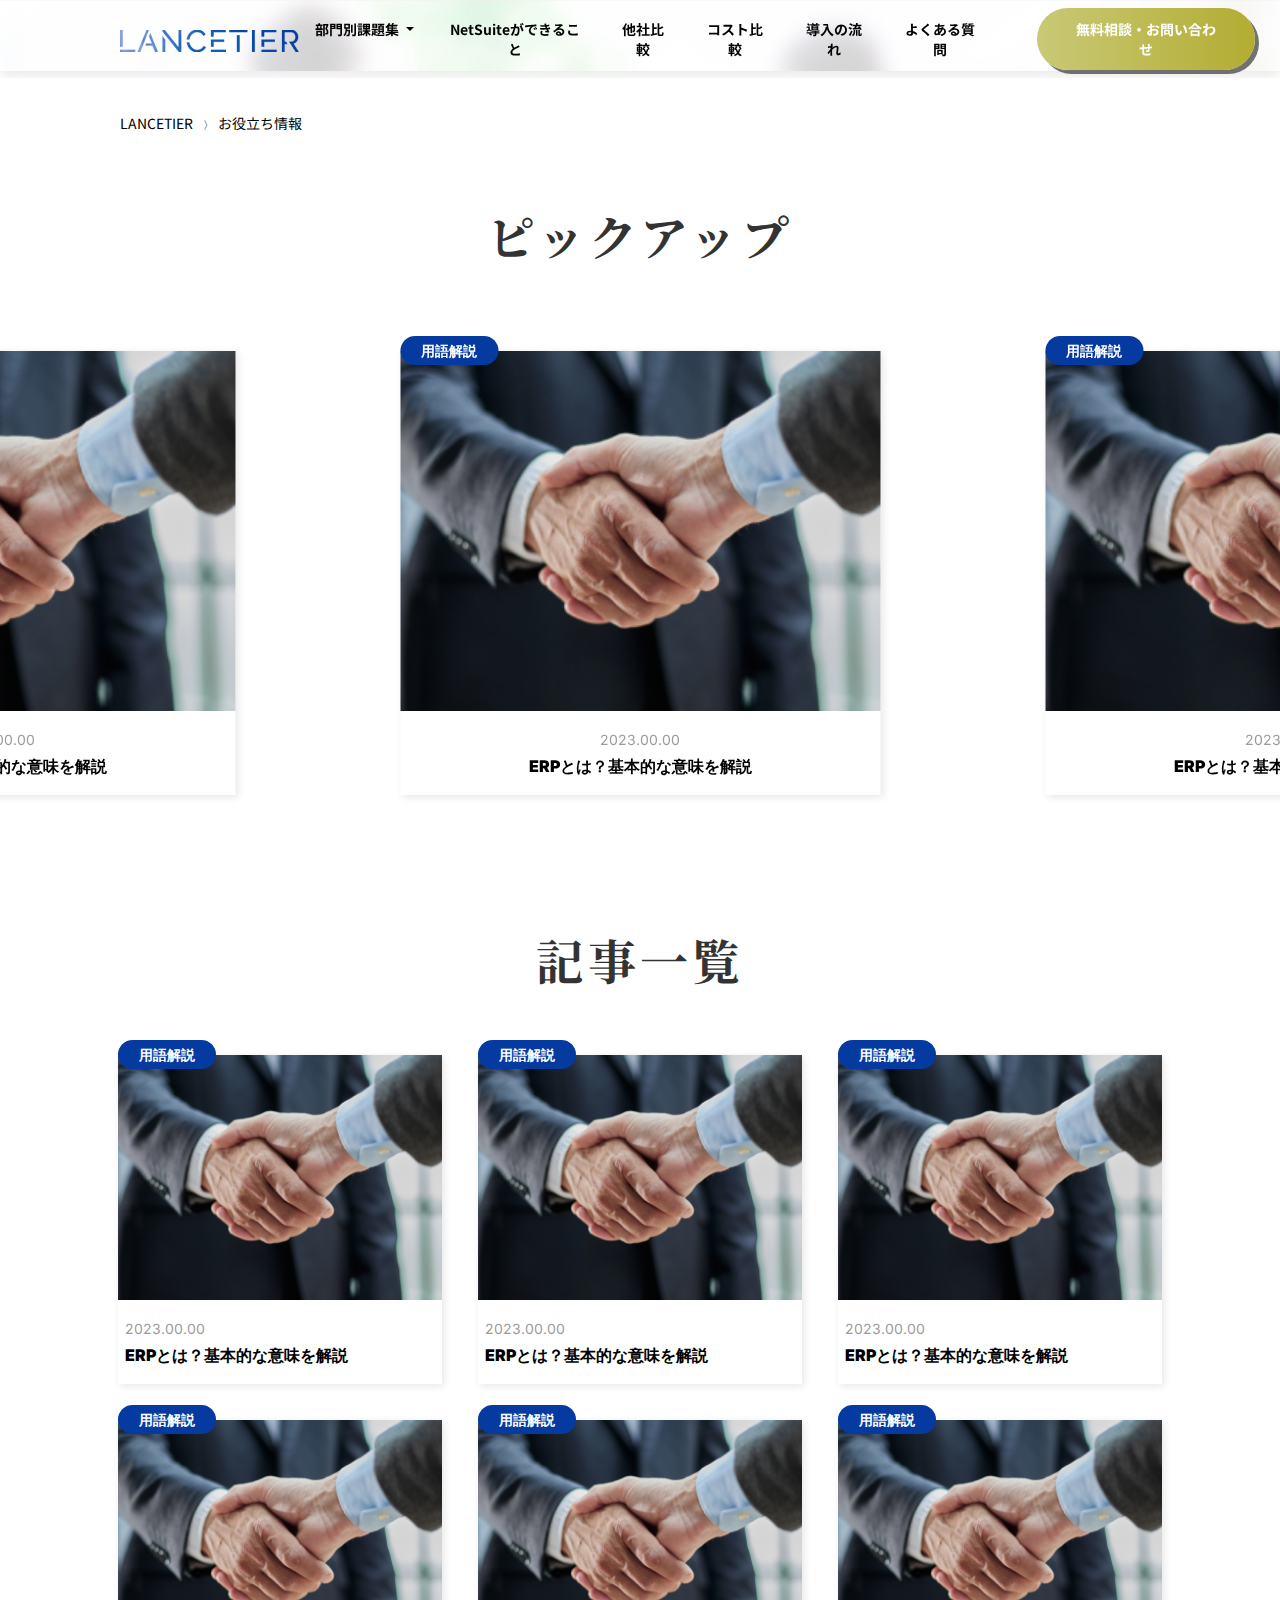
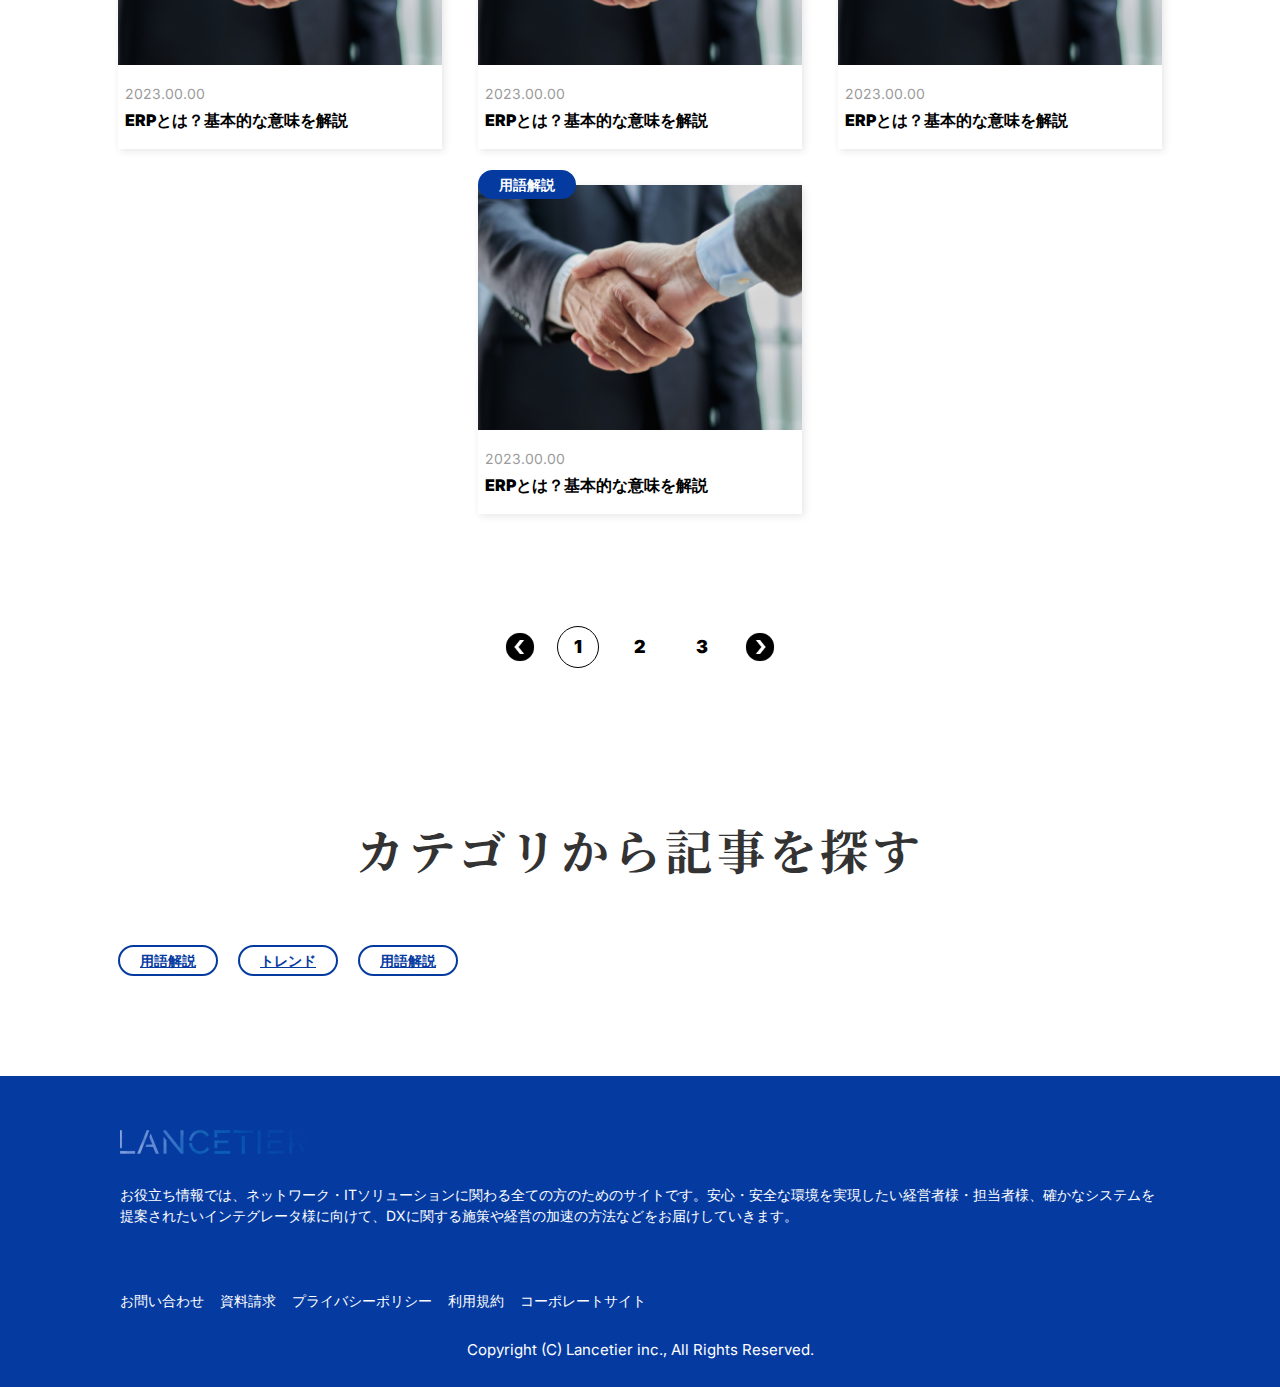
<file: blog.html>
<!DOCTYPE html>
<html lang="en">
<head>
  <meta charset="UTF-8">
  <title>Lancer</title>
  <link rel="stylesheet" href="./assets/css/bootstrap.min.css">
  <link rel="stylesheet" href="./assets/css/swiper-bundle.min.css"/>

  <link rel="stylesheet" href="./assets/css/style.css">
  <link rel="stylesheet" href="./assets/css/meanmenu.css">
  <link rel="stylesheet" href="./assets/css/responsive.css">

</head>
<body>
<div class="navbar-area position-relative">
  <div class="mobile-responsive-nav">
    <div class="container">

      <div class="mobile-responsive-menu">
        <div class="logo">
          <a href="index.html">
            <img src="assets/images/logo.png" class="main-logo" alt="logo">
          </a>
        </div>

      </div>
    </div>
  </div>
  <div class="desktop-nav size">
    <div class="navbar navbar-expand-md">
      <a href="/" class="navbar-brand">
        <img src="./assets/images/logo.png" alt="logo" class="main-logo">
      </a>
      <div class="collapse navbar-collapse main-menu mean-menu" id="navbarSupportedContent">
        <ul class="navbar-nav ms-auto">
          <li class="nav-item">
            <a href="#" class="nav-link dropdown-toggle active">
              部門別課題集
            </a>
            <ul class="dropdown-menu">
              <li class="nav-item">
                <a href="index.html" class="nav-link active">Home One</a>
              </li>
            </ul>
          </li>
          <li class="nav-item">
            <a href="#" class="nav-link">
              NetSuiteができること
            </a>
          </li>
          <li class="nav-item">
            <a href="#" class="nav-link">
              他社比較
            </a>
          </li>
          <li class="nav-item">
            <a href="#" class="nav-link">
              コスト比較
            </a>

          </li>
          <li class="nav-item">
            <a href="#" class="nav-link">
              導入の流れ
            </a>
          </li>
          <li class="nav-item">
            <a href="#" class="nav-link">よくある質問</a>
          </li>
        </ul>
        <div class="nav-button btn-lp">
          <a href="#">
            無料相談・お問い合わせ
          </a>
        </div>
      </div>
    </div>
  </div>
</div>

<div class="breadcrumb-area size">
  <nav>
    <ul class="breadcrumb">
      <li class="breadcrumb__item">
        <a href="">LANCETIER</a>
      </li>
      <li class="breadcrumb__item">
        <a href="">お役立ち情報</a>
      </li>

    </ul>
  </nav>
</div>

<div class="slider-news">
  <div class="section-header-title slider-news-header text-center">
    ピックアップ
  </div>

  <div class="slider-content">
    <div class="news-list">
      <div class="swiper " id="mySwiperBlog">
        <!-- Additional required wrapper -->
        <div class="swiper-wrapper">
          <!-- Slides -->
          <div class="swiper-slide">
            <div class="single-blog-card">
              <div class="news-image">
                <a href="/">
                  <img src="./assets/images/blog.png" alt="">
                </a>
              </div>
              <div class="news-content">
                <div class="news-content__header">
                  2023.00.00
                </div>
                <a href="" class="news-content__text">
                  ERPとは？基本的な意味を解説
                </a>
              </div>
              <div class="news-badge">
                用語解説
              </div>
            </div>
          </div>
          <div class="swiper-slide">
            <div class="single-blog-card">
              <div class="news-image">
                <a href="/">
                  <img src="./assets/images/blog.png" alt="">
                </a>
              </div>
              <div class="news-content">
                <div class="news-content__header">
                  2023.00.00
                </div>
                <a href="" class="news-content__text">
                  ERPとは？基本的な意味を解説
                </a>
              </div>
              <div class="news-badge">
                用語解説
              </div>
            </div>
          </div>
          <div class="swiper-slide">
            <div class="single-blog-card">
              <div class="news-image">
                <a href="/">
                  <img src="./assets/images/blog.png" alt="">
                </a>
              </div>
              <div class="news-content">
                <div class="news-content__header">
                  2023.00.00
                </div>
                <a href="" class="news-content__text">
                  ERPとは？基本的な意味を解説
                </a>
              </div>
              <div class="news-badge">
                用語解説
              </div>
            </div>

          </div>
          <div class="swiper-slide">
            <div class="single-blog-card">
              <div class="news-image">
                <a href="/">
                  <img src="./assets/images/blog.png" alt="">
                </a>
              </div>
              <div class="news-content">
                <div class="news-content__header">
                  2023.00.00
                </div>
                <a href="" class="news-content__text">
                  ERPとは？基本的な意味を解説
                </a>
              </div>
              <div class="news-badge">
                用語解説
              </div>
            </div>

          </div>
          <div class="swiper-slide">
            <div class="single-blog-card">
              <div class="news-image">
                <a href="/">
                  <img src="./assets/images/blog.png" alt="">
                </a>
              </div>
              <div class="news-content">
                <div class="news-content__header">
                  2023.00.00
                </div>
                <a href="" class="news-content__text">
                  ERPとは？基本的な意味を解説
                </a>
              </div>
              <div class="news-badge">
                用語解説
              </div>
            </div>

          </div>
        </div>
        <!-- If we need pagination -->
        <div class="swiper-pagination"></div>


        <!-- If we need scrollbar -->
        <div class="swiper-scrollbar"></div>
      </div>

    </div>
  </div>
</div>

<div class="news-area">
  <div class="news-main size">
    <div class="section-header-title news-header text-center">
      記事一覧
    </div>
    <div class="news-content">
      <div class="news-list">
        <div class="single-blog-card">
          <div class="news-image">
            <a href="/">
              <img src="./assets/images/blog.png" alt="">
            </a>
          </div>
          <div class="news-content">
            <div class="news-content__header">
              2023.00.00
            </div>
            <a href="" class="news-content__text">
              ERPとは？基本的な意味を解説
            </a>
          </div>
          <div class="news-badge">
            用語解説
          </div>
        </div>
        <div class="single-blog-card">
          <div class="news-image">
            <a href="/">
              <img src="./assets/images/blog.png" alt="">
            </a>
          </div>
          <div class="news-content">
            <div class="news-content__header">
              2023.00.00
            </div>
            <a href="" class="news-content__text">
              ERPとは？基本的な意味を解説
            </a>
          </div>
          <div class="news-badge">
            用語解説
          </div>
        </div>
        <div class="single-blog-card">
          <div class="news-image">
            <a href="/">
              <img src="./assets/images/blog.png" alt="">
            </a>
          </div>
          <div class="news-content">
            <div class="news-content__header">
              2023.00.00
            </div>
            <a href="" class="news-content__text">
              ERPとは？基本的な意味を解説
            </a>
          </div>
          <div class="news-badge">
            用語解説
          </div>
        </div>
        <div class="single-blog-card">
          <div class="news-image">
            <a href="/">
              <img src="./assets/images/blog.png" alt="">
            </a>
          </div>
          <div class="news-content">
            <div class="news-content__header">
              2023.00.00
            </div>
            <a href="" class="news-content__text">
              ERPとは？基本的な意味を解説
            </a>
          </div>
          <div class="news-badge">
            用語解説
          </div>
        </div>
        <div class="single-blog-card">
          <div class="news-image">
            <a href="/">
              <img src="./assets/images/blog.png" alt="">
            </a>
          </div>
          <div class="news-content">
            <div class="news-content__header">
              2023.00.00
            </div>
            <a href="" class="news-content__text">
              ERPとは？基本的な意味を解説
            </a>
          </div>
          <div class="news-badge">
            用語解説
          </div>
        </div>
        <div class="single-blog-card">
          <div class="news-image">
            <a href="/">
              <img src="./assets/images/blog.png" alt="">
            </a>
          </div>
          <div class="news-content">
            <div class="news-content__header">
              2023.00.00
            </div>
            <a href="" class="news-content__text">
              ERPとは？基本的な意味を解説
            </a>
          </div>
          <div class="news-badge">
            用語解説
          </div>
        </div>
        <div class="single-blog-card">
          <div class="news-image">
            <a href="/">
              <img src="./assets/images/blog.png" alt="">
            </a>
          </div>
          <div class="news-content">
            <div class="news-content__header">
              2023.00.00
            </div>
            <a href="" class="news-content__text">
              ERPとは？基本的な意味を解説
            </a>
          </div>
          <div class="news-badge">
            用語解説
          </div>
        </div>
      </div>
      <div class="news-paginate">
        <div class="pre">
          <a href="">
            <img src="./assets/images/pre.svg" alt=pre">
          </a>
        </div>
        <div class="news-paginate__item active">
          <span>1</span>
        </div>
        <div class="news-paginate__item">
          <a href="">2</a>
        </div>
        <div class="news-paginate__item">
          <a href="">3</a>
        </div>
        <div class="next pre">
          <a href="">
            <img src="./assets/images/next.svg" alt="next">
          </a>
        </div>
      </div>
    </div>
  </div>
</div>

<div class="categories-area">
  <div class="categories-main size">
    <div class="section-header-title categories-header text-center">
      カテゴリから記事を探す
    </div>
    <div class="categories-content">
      <div class="categories-item">
        <a href="">用語解説</a>
      </div>

      <div class="categories-item">
        <a href="">トレンド</a>
      </div>

      <div class="categories-item">
        <a href="">用語解説</a>
      </div>
    </div>
  </div>
</div>


<div class="footer-area">
  <div class="main-footer">
    <div class="footer-logo">
      <img src="./assets/images/logo-footer.png" alt="logo-footer">
    </div>
    <div class="sub-title-footer">
      お役立ち情報では、ネットワーク・ITソリューションに関わる全ての方のためのサイトです。安心・安全な環境を実現したい経営者様・担当者様、確かなシステムを提案されたいインテグレータ様に向けて、DXに関する施策や経営の加速の方法などをお届けしていきます。
    </div>
    <div class="menu-footer">
      <ul class="list-item">
        <li class="menu-item">
          <a href="/">お問い合わせ</a>
        </li>
        <li class="menu-item">
          <a href="/">資料請求</a>
        </li>
        <li class="menu-item">
          <a href="/">プライバシーポリシー</a>
        </li>
        <li class="menu-item">
          <a href="/">利用規約</a>
        </li>
        <li class="menu-item">
          <a href="/">コーポレートサイト</a>
        </li>
      </ul>
    </div>
    <div class="copyright">
      <p>Copyright (C) Lancetier inc., All Rights Reserved.</p>
    </div>
  </div>
</div>


</body>
<script src="./assets/js/jquery.min.js"></script>
<script src="./assets/js/bootstrap.bundle.min.js"></script>
<script src="./assets/js/jquery.meanmenu.js"></script>
<script src="./assets/js/swiper-bundle.min.js"></script>
<script src="./assets/js/custom.js"></script>
</html>
</file>
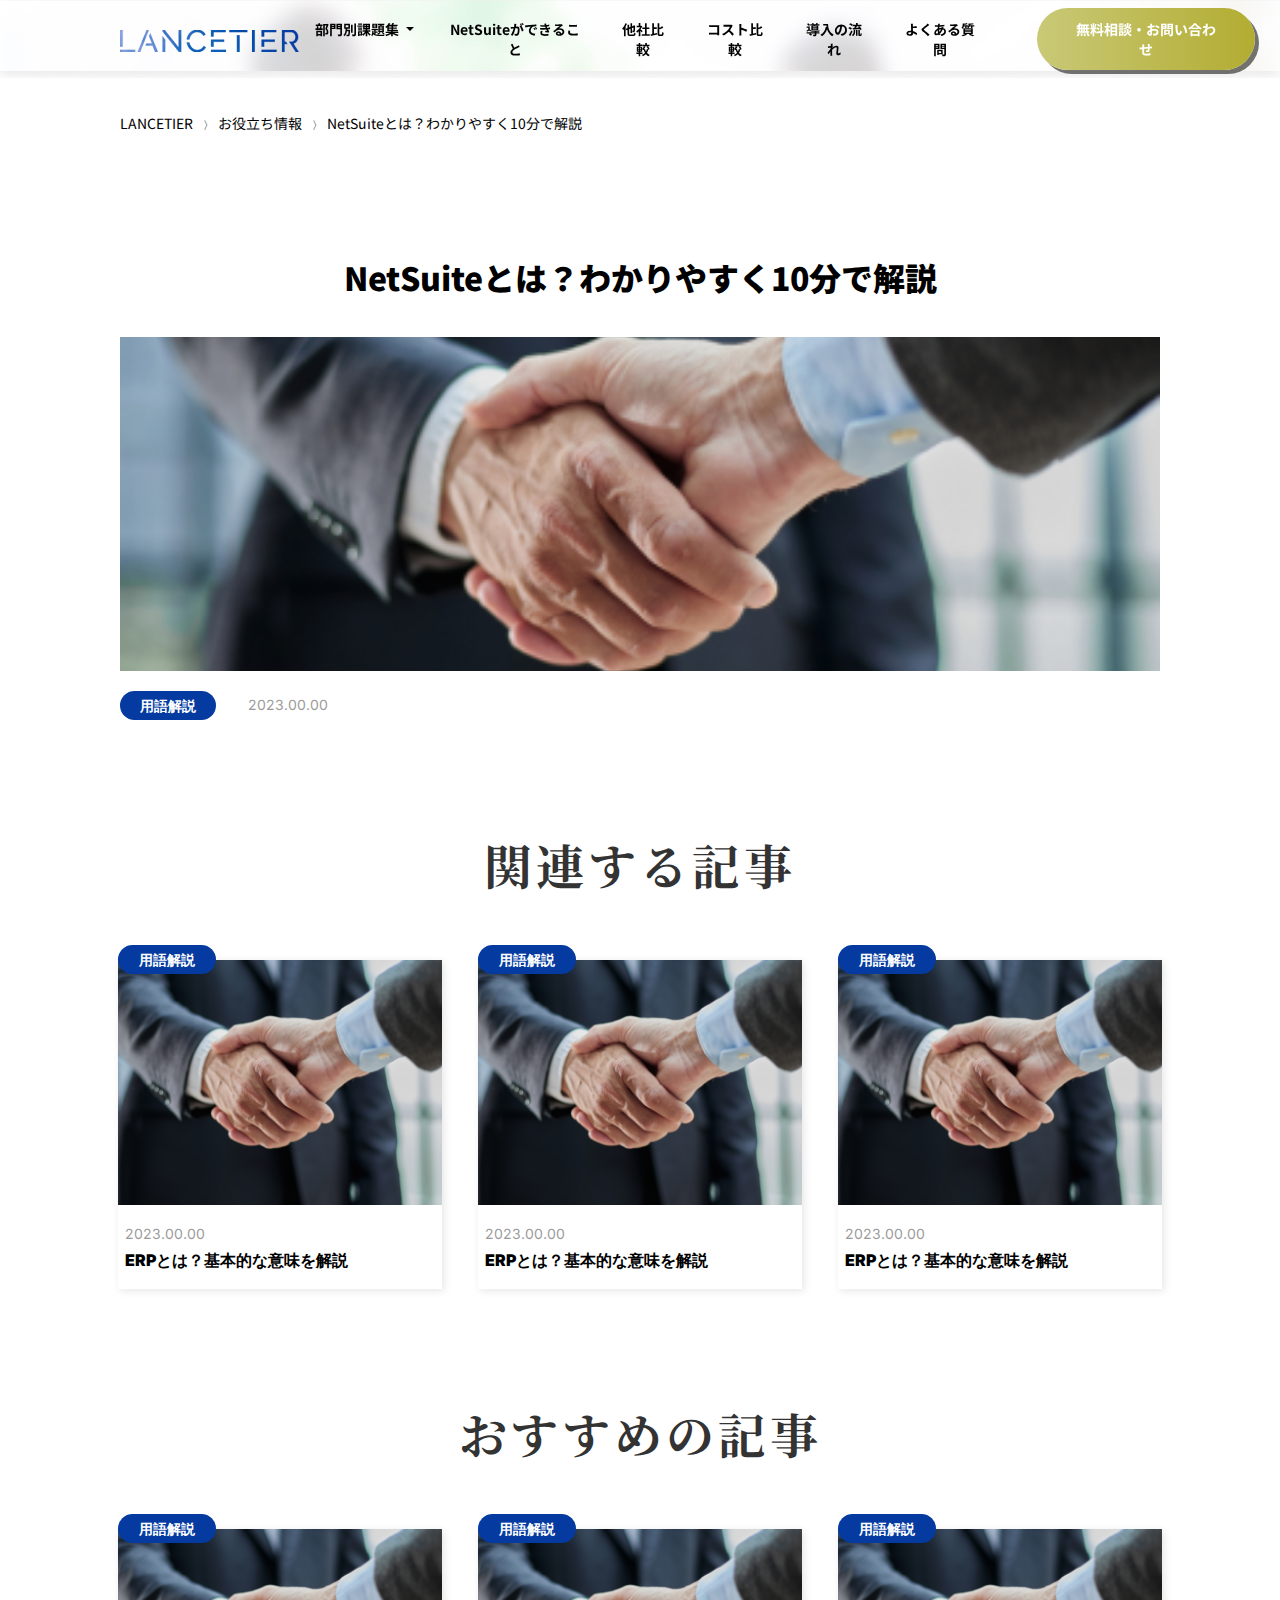
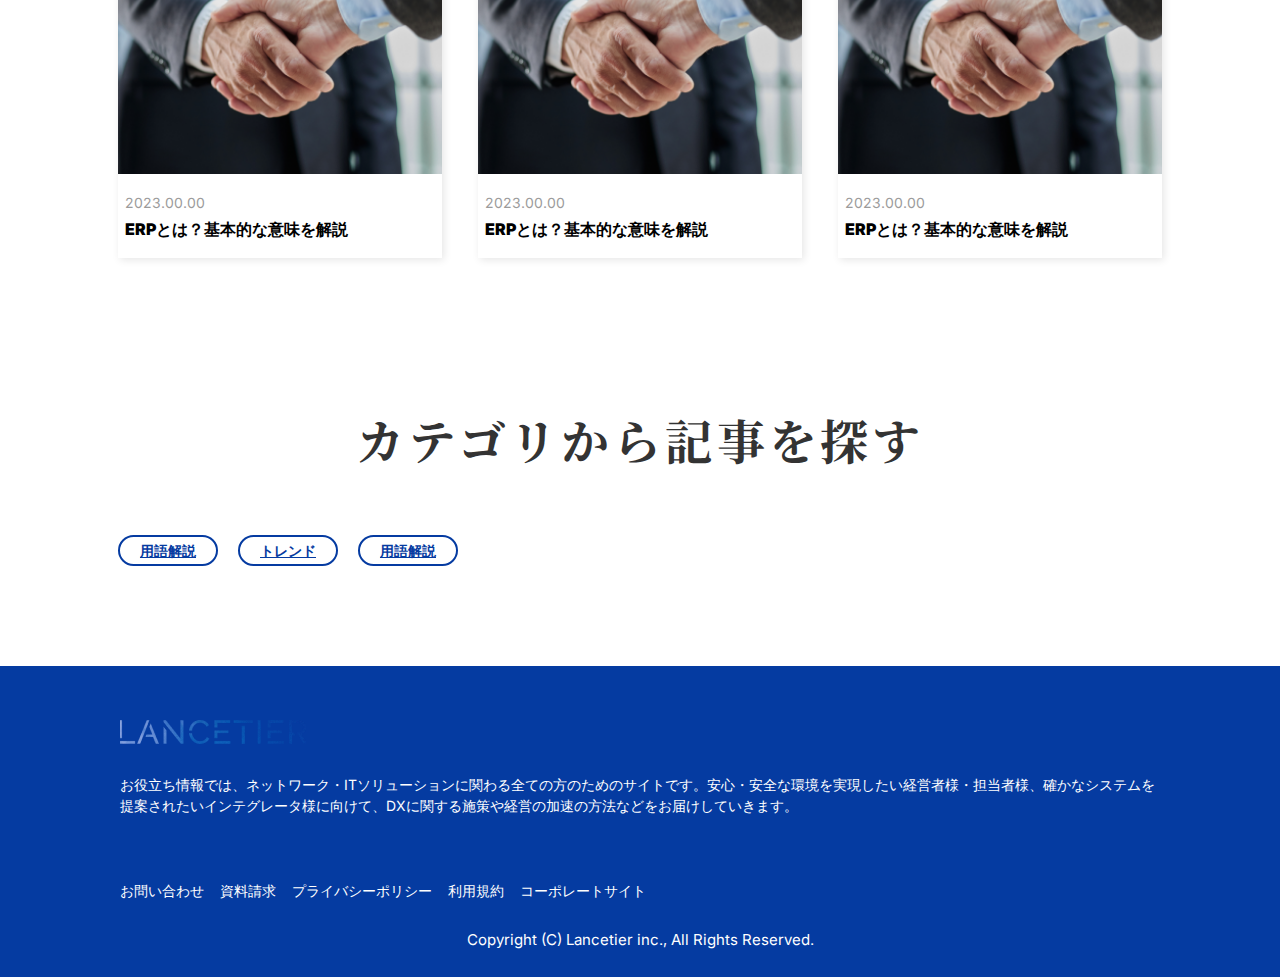
<file: detail.html>
<!DOCTYPE html>
<html lang="en">
<head>
    <meta charset="UTF-8">
    <title>Lancer</title>
    <link rel="stylesheet" href="./assets/css/bootstrap.min.css">
    <link rel="stylesheet" href="./assets/css/swiper-bundle.min.css"/>

    <link rel="stylesheet" href="./assets/css/style.css">
    <link rel="stylesheet" href="./assets/css/meanmenu.css">
    <link rel="stylesheet" href="./assets/css/responsive.css">

</head>
<body>
<div class="navbar-area position-relative">
    <div class="mobile-responsive-nav">
        <div class="container">

            <div class="mobile-responsive-menu">
                <div class="logo">
                    <a href="index.html">
                        <img src="assets/images/logo.png" class="main-logo" alt="logo">
                    </a>
                </div>

            </div>
        </div>
    </div>
    <div class="desktop-nav size">
        <div class="navbar navbar-expand-md">
            <a href="/" class="navbar-brand">
                <img src="./assets/images/logo.png" alt="logo" class="main-logo">
            </a>
            <div class="collapse navbar-collapse main-menu mean-menu" id="navbarSupportedContent">
                <ul class="navbar-nav ms-auto">
                    <li class="nav-item">
                        <a href="#" class="nav-link dropdown-toggle active">
                            部門別課題集
                        </a>
                        <ul class="dropdown-menu">
                            <li class="nav-item">
                                <a href="index.html" class="nav-link active">Home One</a>
                            </li>
                        </ul>
                    </li>
                    <li class="nav-item">
                        <a href="#" class="nav-link">
                            NetSuiteができること
                        </a>
                    </li>
                    <li class="nav-item">
                        <a href="#" class="nav-link">
                            他社比較
                        </a>
                    </li>
                    <li class="nav-item">
                        <a href="#" class="nav-link">
                            コスト比較
                        </a>

                    </li>
                    <li class="nav-item">
                        <a href="#" class="nav-link">
                            導入の流れ
                        </a>
                    </li>
                    <li class="nav-item">
                        <a href="#" class="nav-link">よくある質問</a>
                    </li>
                </ul>
                <div class="nav-button btn-lp">
                    <a href="#">
                        無料相談・お問い合わせ
                    </a>
                </div>
            </div>
        </div>
    </div>
</div>

<div class="breadcrumb-area size">
    <nav>
        <ul class="breadcrumb">
            <li class="breadcrumb__item">
                <a href="">LANCETIER</a>
            </li>
            <li class="breadcrumb__item">
                <a href="">お役立ち情報</a>
            </li>
            <li class="breadcrumb__item">
                <a href="">
                    NetSuiteとは？わかりやすく10分で解説
                </a>
            </li>
        </ul>
    </nav>
</div>


<div class="news-details size">
    <div class="news-details__title">
        NetSuiteとは？わかりやすく10分で解説
    </div>
    <div class="news-details__thumbnail">
        <img src="./assets/images/blog.png" alt="NetSuiteとは？わかりやすく10分で解説">
        <div class="list">
            <div class="category">用語解説</div>
            <div class="date">2023.00.00</div>
        </div>
    </div>
    <div class="news-details__content"></div>
</div>


<div class="news-area">
    <div class="news-main size">
        <div class="section-header-title news-header text-center">
            関連する記事
        </div>
        <div class="news-content">
            <div class="news-list">
                <div class="single-blog-card">
                    <div class="news-image">
                        <a href="/">
                            <img src="./assets/images/blog.png" alt="">
                        </a>
                    </div>
                    <div class="news-content">
                        <div class="news-content__header">
                            2023.00.00
                        </div>
                        <a href="" class="news-content__text">
                            ERPとは？基本的な意味を解説
                        </a>
                    </div>
                    <div class="news-badge">
                        用語解説
                    </div>
                </div>
                <div class="single-blog-card">
                    <div class="news-image">
                        <a href="/">
                            <img src="./assets/images/blog.png" alt="">
                        </a>
                    </div>
                    <div class="news-content">
                        <div class="news-content__header">
                            2023.00.00
                        </div>
                        <a href="" class="news-content__text">
                            ERPとは？基本的な意味を解説
                        </a>
                    </div>
                    <div class="news-badge">
                        用語解説
                    </div>
                </div>
                <div class="single-blog-card">
                    <div class="news-image">
                        <a href="/">
                            <img src="./assets/images/blog.png" alt="">
                        </a>
                    </div>
                    <div class="news-content">
                        <div class="news-content__header">
                            2023.00.00
                        </div>
                        <a href="" class="news-content__text">
                            ERPとは？基本的な意味を解説
                        </a>
                    </div>
                    <div class="news-badge">
                        用語解説
                    </div>
                </div>
            </div>
        </div>
    </div>
</div>

<div class="news-area">
    <div class="news-main size">
        <div class="section-header-title news-header text-center">
            おすすめの記事
        </div>
        <div class="news-content">
            <div class="news-list">
                <div class="single-blog-card">
                    <div class="news-image">
                        <a href="/">
                            <img src="./assets/images/blog.png" alt="">
                        </a>
                    </div>
                    <div class="news-content">
                        <div class="news-content__header">
                            2023.00.00
                        </div>
                        <a href="" class="news-content__text">
                            ERPとは？基本的な意味を解説
                        </a>
                    </div>
                    <div class="news-badge">
                        用語解説
                    </div>
                </div>
                <div class="single-blog-card">
                    <div class="news-image">
                        <a href="/">
                            <img src="./assets/images/blog.png" alt="">
                        </a>
                    </div>
                    <div class="news-content">
                        <div class="news-content__header">
                            2023.00.00
                        </div>
                        <a href="" class="news-content__text">
                            ERPとは？基本的な意味を解説
                        </a>
                    </div>
                    <div class="news-badge">
                        用語解説
                    </div>
                </div>
                <div class="single-blog-card">
                    <div class="news-image">
                        <a href="/">
                            <img src="./assets/images/blog.png" alt="">
                        </a>
                    </div>
                    <div class="news-content">
                        <div class="news-content__header">
                            2023.00.00
                        </div>
                        <a href="" class="news-content__text">
                            ERPとは？基本的な意味を解説
                        </a>
                    </div>
                    <div class="news-badge">
                        用語解説
                    </div>
                </div>
            </div>

        </div>
    </div>
</div>

<div class="categories-area">
    <div class="categories-main size">
        <div class="section-header-title categories-header text-center">
            カテゴリから記事を探す
        </div>
        <div class="categories-content">
            <div class="categories-item">
                <a href="">用語解説</a>
            </div>

            <div class="categories-item">
                <a href="">トレンド</a>
            </div>

            <div class="categories-item">
                <a href="">用語解説</a>
            </div>
        </div>
    </div>
</div>

<div class="footer-area">
    <div class="main-footer">
        <div class="footer-logo">
            <img src="./assets/images/logo-footer.png" alt="logo-footer">
        </div>
        <div class="sub-title-footer">
            お役立ち情報では、ネットワーク・ITソリューションに関わる全ての方のためのサイトです。安心・安全な環境を実現したい経営者様・担当者様、確かなシステムを提案されたいインテグレータ様に向けて、DXに関する施策や経営の加速の方法などをお届けしていきます。
        </div>
        <div class="menu-footer">
            <ul class="list-item">
                <li class="menu-item">
                    <a href="/">お問い合わせ</a>
                </li>
                <li class="menu-item">
                    <a href="/">資料請求</a>
                </li>
                <li class="menu-item">
                    <a href="/">プライバシーポリシー</a>
                </li>
                <li class="menu-item">
                    <a href="/">利用規約</a>
                </li>
                <li class="menu-item">
                    <a href="/">コーポレートサイト</a>
                </li>
            </ul>
        </div>
        <div class="copyright">
            <p>Copyright (C) Lancetier inc., All Rights Reserved.</p>
        </div>
    </div>
</div>
</body>
<script src="./assets/js/jquery.min.js"></script>
<script src="./assets/js/bootstrap.bundle.min.js"></script>
<script src="./assets/js/jquery.meanmenu.js"></script>
<script src="./assets/js/swiper-bundle.min.js"></script>
<script src="./assets/js/custom.js"></script>
</html>
</file>
<file: assets/css/style.css>
@charset "UTF-8";
@import "https://fonts.googleapis.com/css2?family=Inter:ital,wght@0,100;0,200;0,300;0,400;0,500;0,600;0,700;0,800;0,900;1,100;1,200;1,300;1,400;1,500;1,600;1,700;1,800;1,900&display=swap";
@import url("https://fonts.googleapis.com/css2?family=Noto+Sans+JP:wght@300;400;700&display=swap");
@import url("https://fonts.googleapis.com/css2?family=Noto+Serif+JP:wght@300;400;700&display=swap");
@import url("https://fonts.googleapis.com/css2?family=Noto+Sans:wght@300;400;700&display=swap");
body {
  color: #555;
  font-family: Inter, sans-serif;
  font-size: 15px;
  font-weight: 400;
}

.btn-lp a {
  display: inline-flex;
  padding: 11px 33px;
  justify-content: center;
  align-items: center;
  gap: 10px;
  border-radius: 37px;
  background: linear-gradient(90deg, #C9C977 0%, #B2AC30 102.14%);
  /* shadow_01 */
  box-shadow: 4px 4px 0px 0px rgba(68, 68, 66, 0.75);
  color: #FFF;
  text-align: center;
  font-family: Noto Sans JP;
  font-size: 14px;
  font-style: normal;
  font-weight: 700;
  line-height: normal;
  text-decoration: none;
}
.btn-lp.btn-lp-primary a {
  background: #053BA1;
}

.section-header-title {
  padding-bottom: 61px;
  color: #333;
  text-align: center;
  /* h2 */
  font-family: Noto Serif JP;
  font-size: 48px;
  font-style: normal;
  font-weight: 700;
  line-height: normal;
  letter-spacing: 3.84px;
}

.size {
  max-width: 1440px;
  margin: 0 auto;
}
@media screen and (max-width: 1025px) {
  .size {
    max-width: 768px;
  }
}

.top-header-area {
  background-color: #ffffff;
  display: flex;
  justify-content: space-between;
  align-items: center;
}

.navbar-area {
  background: url("../images/header-bg.png") no-repeat;
  background-size: cover;
  backdrop-filter: blur(9.8999996185px);
  width: 100%;
  position: relative;
}

.mobile-responsive-nav {
  display: none;
}

.department-content-mb {
  display: none;
}

.desktop-nav {
  padding-top: 0;
  padding-bottom: 0;
}
.desktop-nav .navbar-brand {
  margin-left: 120px;
}
@media screen and (max-width: 1224px) {
  .desktop-nav .navbar-brand {
    margin-left: 30px;
  }
}
@media screen and (max-width: 1025px) {
  .desktop-nav .navbar-brand {
    margin-left: 5px;
  }
}
.desktop-nav .main-menu {
  display: flex;
  gap: 55px;
  margin-right: 25px;
}
@media screen and (max-width: 1224px) {
  .desktop-nav .main-menu {
    margin-right: 5px;
  }
}
.desktop-nav .navbar-nav .nav-item {
  margin-right: 30px;
}
.desktop-nav .navbar-nav .nav-item:last-child {
  margin-right: 0;
}
.desktop-nav .navbar-nav .nav-item a {
  color: #000;
  text-align: center;
  font-family: Noto Sans JP;
  font-size: 14px;
  font-style: normal;
  font-weight: 700;
  line-height: normal;
  padding: 0 !important;
}

.navbar-area.is-sticky {
  top: 0;
  left: 0;
  width: 100%;
  z-index: 999;
  position: sticky !important;
  animation: 500ms ease-in-out 0s normal none 1 running fadeInDown;
  box-shadow: 0 0 20px 3px rgba(0, 0, 0, 0.05);
  background-color: #ffffff;
  color: #000;
}
.navbar-area.is-sticky .desktop-nav .navbar-nav .nav-item a {
  color: #000;
}

.breadcrumb-area nav {
  margin-left: 120px;
  margin-top: 21px;
}
@media screen and (max-width: 1224px) {
  .breadcrumb-area nav {
    margin-left: 30px;
  }
}
@media screen and (max-width: 1025px) {
  .breadcrumb-area nav {
    margin-left: 5px;
  }
}
.breadcrumb-area nav .breadcrumb {
  --breadcrumb-divider: "〉";
  --breadcrumb-divider-color: black;
  --breadcrumb-color: black;
  --breadcrumb-active-color: black;
  display: flex;
  margin: 0;
  padding: 0;
  list-style-type: none;
}
@media screen and (max-width: 769px) {
  .breadcrumb-area nav .breadcrumb {
    display: none;
  }
}
.breadcrumb-area nav .breadcrumb__item a {
  text-decoration-line: none;
  color: #000;
  font-family: Noto Sans JP;
  font-size: 14px;
  font-style: normal;
  font-weight: 400;
  line-height: 48px; /* 342.857% */
}
.breadcrumb-area nav .breadcrumb__item img {
  width: 100%;
  vertical-align: unset;
}
.breadcrumb-area nav .breadcrumb__item::before {
  color: black;
  font-size: 11px;
  line-height: 2.5;
  content: "〉";
}
.breadcrumb-area nav .breadcrumb__item:first-child::before {
  content: "";
}
.breadcrumb-area nav .breadcrumb__item:not(:first-child) {
  padding-left: 10px;
  padding-right: 0px;
}

.banner-area {
  background-color: #e6f0f9;
  color: #ffffff;
}
.banner-area img {
  width: 100%;
  height: auto;
}
.banner-area .banner-area-footer {
  bottom: -89px;
  left: 50%;
  transform: translate(-50%, 0);
  z-index: 10;
}
@media screen and (max-width: 1025px) {
  .banner-area .banner-area-footer {
    bottom: -150px;
  }
}

.department-arena {
  background: url("../images/bg.png") no-repeat;
  background-size: cover;
  backdrop-filter: blur(9.8999996185px);
}
.department-arena .department-main {
  padding-top: 200px;
  padding-bottom: 100px;
}
.department-arena .department-main .department-content {
  max-width: 1200px;
  margin: 0 auto;
}
.department-arena .department-main .department-content a.nav-link {
  display: inline-block;
  padding: 0;
  background: #f2f2f2;
  border-top: 1px solid #B5CEE2;
  border-left: 1px solid #B5CEE2;
  border-right: 1px solid #B5CEE2;
  margin-right: 5px;
}
.department-arena .department-main .department-content a.nav-link:last-child {
  margin-right: 0;
}
.department-arena .department-main .department-content a.nav-link.active {
  background: #FFFFFF;
  border: none;
  filter: drop-shadow(6px 6px 24px rgba(30, 34, 38, 0.15));
}
.department-arena .department-main .department-content a.nav-link.active .tab-line {
  background: var(--grade_g, linear-gradient(279deg, #BCB577 1.27%, #BFBA80 25.25%, #CAC799 65.49%, #CECDA3 77.87%));
}
.department-arena .department-main .department-content a.nav-link .tab-link {
  text-align: center;
  width: 234px;
  height: auto;
  padding-top: 20px;
}
.department-arena .department-main .department-content a.nav-link .tab-link .user-image img {
  width: 85px;
  height: 85px;
  object-fit: cover;
  border-radius: 50%;
}
.department-arena .department-main .department-content a.nav-link .tab-link .user-name {
  margin-top: 20px;
  color: var(--color-sub, #5D87C9);
  text-align: center;
  font-family: Noto Sans;
  font-size: 16px;
  font-style: normal;
  font-weight: 700;
  line-height: normal;
  letter-spacing: 1.28px;
}
.department-arena .department-main .department-content a.nav-link .tab-link .tab-line {
  margin: 0 auto;
  width: 150px;
  height: 7px;
}
.department-arena .department-main .department-content .tab-content {
  background: #FFFFFF;
  filter: drop-shadow(6px 6px 24px rgba(30, 34, 38, 0.15));
}
.department-arena .department-main .department-content .tab-content .tab-department-content {
  padding: 81px 63px;
  display: flex;
  flex-wrap: wrap;
  gap: 42px;
  justify-content: center;
}
.department-arena .department-main .department-item {
  width: 330px;
  flex-shrink: 0;
  background: #D6E3F2;
  box-shadow: 4px 4px 12.1px 0px rgba(0, 0, 0, 0.09);
  position: relative;
}
.department-arena .department-main .department-item__header {
  padding: 25px 27px 0px 27px;
  color: #000;
  font-family: Noto Sans JP;
  font-size: 14px;
  font-style: normal;
  font-weight: 300;
  line-height: 21px; /* 150% */
  min-height: 100px;
}
.department-arena .department-main .department-item__content {
  min-height: 120px;
  background: #FFF;
  display: flex;
  align-items: center;
  gap: 30px;
  padding: 20px 20px 20px 20px;
}
.department-arena .department-main .department-item__content--icon img {
  width: 55px;
  height: auto;
}
.department-arena .department-main .department-item__content--text {
  color: var(--color-sub, #5D87C9);
  font-family: Noto Sans;
  font-size: 16px;
  font-style: normal;
  font-weight: 700;
  line-height: normal;
  letter-spacing: 1.28px;
}
.department-arena .department-main .department-item__btn_next {
  position: absolute;
  bottom: 20px;
  right: 20px;
  cursor: pointer;
}
.department-arena .department-main .department-content-mb .department-content--item {
  width: 100%;
}
.department-arena .department-main .department-content-mb .department-content--item .department-item {
  width: 100%;
  margin-bottom: 20px;
}
.department-arena .department-main .department-content-mb .department-content--item__btn {
  padding: 20px 20px 20px 20px;
  background: #FFF;
  filter: drop-shadow(6px 6px 24px rgba(30, 34, 38, 0.15));
  text-align: center;
}
.department-arena .department-main .department-content-mb .department-content--item__btn a {
  display: flex;
  align-items: center;
  justify-content: space-between;
  color: var(--color-sub, #5D87C9);
  text-align: center;
  font-family: Noto Sans;
  font-size: 28px;
  font-style: normal;
  font-weight: 700;
  line-height: normal;
  letter-spacing: 1.28px;
  text-decoration: none;
}
.department-arena .department-main .department-content-mb .department-content--item__btn a .text-btn {
  display: inline-block;
  width: 100%;
}

.service-area {
  margin-top: 77px;
  margin-bottom: 140px;
}
.service-area .service-main .service-content {
  max-width: 1000px;
  margin: 0 auto;
  display: flex;
  flex-wrap: wrap;
  justify-content: center;
  align-items: center;
  gap: 55px;
}
.service-area .service-main .service-content .service-item {
  width: 293px;
}
.service-area .service-main .service-content .service-item img {
  width: 100%;
  height: auto;
}

.testimonial-area {
  margin-bottom: 90px;
  margin-top: 90px;
}
.testimonial-area .testimonial-main .testimonial-content {
  display: flex;
  justify-content: center;
}
.testimonial-area .testimonial-main .testimonial-content .swiper {
  width: 100%;
  min-height: 273px;
  max-width: 1000px;
  margin: 0 auto;
}
.testimonial-area .testimonial-main .testimonial-content .swiper .swiper-prev {
  width: 50px;
  height: 50px;
  background: #FFF;
  border-radius: 50%;
  display: flex;
  justify-content: center;
  align-items: center;
  gap: 10px;
  position: absolute;
  top: 50%;
  transform: translateY(-50%);
  z-index: 10;
}
.testimonial-area .testimonial-main .testimonial-content .swiper .swiper-prev img {
  width: 100%;
  height: auto;
}
.testimonial-area .testimonial-main .testimonial-content .swiper .swiper-next {
  width: 50px;
  height: 50px;
  background: #FFF;
  border-radius: 50%;
  display: flex;
  justify-content: center;
  align-items: center;
  gap: 10px;
  position: absolute;
  top: 50%;
  right: 0;
  transform: translateY(-50%);
  z-index: 10;
}
.testimonial-area .testimonial-main .testimonial-content .swiper .swiper-next img {
  width: 100%;
  height: auto;
}
.testimonial-area .testimonial-main .testimonial-content .testimonial-item {
  margin: 0 auto;
  width: 791px;
  background: #FFF;
  /* shadow_01 */
  box-shadow: 4px 4px 20px 0px rgba(0, 0, 0, 0.13);
  display: flex;
  align-items: center;
  gap: 66.5px;
  padding: 25px 36px;
}
@media screen and (max-width: 1025px) {
  .testimonial-area .testimonial-main .testimonial-content .testimonial-item {
    width: 600px;
    padding: 15px 16px;
    gap: 20px;
  }
}
.testimonial-area .testimonial-main .testimonial-content .testimonial-item__content--title {
  color: #000;
  font-family: Noto Sans JP;
  font-size: 18px;
  font-style: normal;
  font-weight: 700;
  line-height: normal;
}
@media screen and (max-width: 1025px) {
  .testimonial-area .testimonial-main .testimonial-content .testimonial-item__content--title {
    font-size: 18px;
  }
}
.testimonial-area .testimonial-main .testimonial-content .testimonial-item__content--name {
  color: #000;
  font-family: Noto Sans JP;
  font-size: 28px;
  font-style: normal;
  font-weight: 700;
  line-height: normal;
  margin-top: 13px;
}
.testimonial-area .testimonial-main .testimonial-content .testimonial-item__content--des {
  margin-top: 13px;
  color: #000;
  font-family: Noto Sans JP;
  font-size: 14px;
  font-style: normal;
  font-weight: 400;
  line-height: normal;
}

.faq-arena {
  background-color: #F2F2F2;
}
.faq-arena .faq-main {
  max-width: 1240px;
  margin: 0 auto;
  padding-top: 85px;
  padding-bottom: 133px;
}
.faq-arena .faq-main .faq__list .faq__item .item-main {
  display: flex;
  gap: 40px;
  align-items: self-start;
}
.faq-arena .faq-main .faq__list .faq__item:first-child .item-content {
  border-top: 1px solid #A7A7A7;
}
.faq-arena .faq-main .faq__list .faq__item .item-content {
  border-bottom: 1px solid #A7A7A7;
  max-width: 1199px;
  padding: 20px 61px 20px 71px;
}
.faq-arena .faq-main .faq__list .faq__item .item-content a {
  text-decoration: none;
}
.faq-arena .faq-main .faq__list .faq__item .item-content .btn-text {
  color: var(--font-color, #333);
  font-family: Noto Sans JP;
  font-size: 14px;
  font-style: normal;
  font-weight: 400;
  line-height: 21px; /* 150% */
  letter-spacing: 1.12px;
}
.faq-arena .faq-main .faq__list .faq__item .item-content .text-q {
  color: #000;
  text-align: center;
  font-family: Noto Serif JP;
  font-size: 18px;
  font-style: normal;
  font-weight: 700;
  line-height: normal;
  letter-spacing: 1.44px;
}
.faq-arena .faq-main .faq__list .faq__item .item-content .text-a {
  color: #5D87C9;
  text-align: center;
  font-family: Noto Serif JP;
  font-size: 18px;
  font-style: normal;
  font-weight: 700;
  line-height: normal;
  letter-spacing: 1.44px;
}
.faq-arena .faq-main .faq__list .faq__item .item-icon {
  margin-top: 20px;
}
.faq-arena .faq-main .faq__list .faq__item .item-icon .faq-collapse img.plus {
  display: none;
}
.faq-arena .faq-main .faq__list .faq__item .item-icon .faq-collapse img.minus {
  display: block;
}
.faq-arena .faq-main .faq__list .faq__item .item-icon .faq-collapse.collapsed img.plus {
  display: block;
}
.faq-arena .faq-main .faq__list .faq__item .item-icon .faq-collapse.collapsed img.minus {
  display: none;
}
.faq-arena .faq-main .faq__list .faq__item--btn a {
  display: flex;
}

.news-area {
  margin-top: 110px;
}
.news-area .news-content .news-list {
  max-width: 1044px;
  margin: 0 auto;
  display: flex;
  flex-wrap: wrap;
  justify-content: center;
  gap: 36px;
  align-items: center;
}
.news-area .news-content .news-list .single-blog-card {
  background: #FFF;
  box-shadow: 2px 2px 8px 0px rgba(0, 0, 0, 0.1);
  position: relative;
}
.news-area .news-content .news-list .single-blog-card .news-image img {
  width: 324px;
  height: 245px;
  object-fit: cover;
}
.news-area .news-content .news-list .single-blog-card .news-content {
  padding: 15px 7px;
}
.news-area .news-content .news-list .single-blog-card .news-content__header {
  color: #9B9B9B;
  font-family: Inter;
  font-size: 14px;
  font-style: normal;
  font-weight: 400;
  line-height: 27px; /* 192.857% */
}
.news-area .news-content .news-list .single-blog-card .news-content__text {
  color: #000;
  font-family: Inter;
  font-size: 16px;
  font-style: normal;
  font-weight: 900;
  line-height: 27px; /* 168.75% */
  text-decoration: none;
}
.news-area .news-content .news-list .single-blog-card .news-badge {
  position: absolute;
  border-radius: 50px;
  background: #053BA1;
  color: #FFF;
  font-family: Inter;
  font-size: 14px;
  font-style: normal;
  font-weight: 900;
  line-height: 27px; /* 192.857% */
  padding: 1px 21px;
  left: 0;
  top: -15px;
}
.news-area .news-content .news-button {
  margin-top: 60px;
}
.news-area .news-content .news-paginate {
  margin-top: 112px;
  display: flex;
  justify-content: center;
  align-items: center;
  gap: 20px;
}
.news-area .news-content .news-paginate__item {
  width: 42px;
  height: 42px;
  border-radius: 50%;
  display: flex;
  align-items: center;
  justify-content: center;
}
.news-area .news-content .news-paginate__item a {
  color: #000;
  text-align: center;
  font-family: Inter;
  font-size: 18px;
  font-style: normal;
  font-weight: 900;
  line-height: 48px; /* 266.667% */
  text-decoration: none;
}
.news-area .news-content .news-paginate__item span {
  color: #000;
  text-align: center;
  font-family: Inter;
  font-size: 18px;
  font-style: normal;
  font-weight: 900;
  line-height: 48px; /* 266.667% */
  text-decoration: none;
}
.news-area .news-content .news-paginate__item.active {
  border: 1px solid #000;
}

.program-area {
  margin-top: 186px;
}
.program-area .program-list {
  max-width: 1155px;
  margin: 0 auto;
  display: flex;
  flex-wrap: wrap;
  justify-content: center;
  gap: 72px;
  align-items: center;
}
.program-area .program-list .program-image img {
  width: 337px;
  height: 208px;
  object-fit: cover;
}

.contact-area {
  margin-top: 144px;
}
.contact-area .contact-content .contact-item {
  max-width: 1200px;
  margin: 0 auto;
}
.contact-area .contact-content .contact-item .item-main {
  margin-top: 13px;
  display: flex;
  flex-wrap: wrap;
  align-items: center;
  width: 100%;
}
.contact-area .contact-content .contact-item .item-main .contact-label {
  width: 300px;
  color: #000;
  font-size: 16px;
  font-style: normal;
  font-weight: 400;
  line-height: normal;
}
.contact-area .contact-content .contact-item .item-main .contact-label .required {
  margin-left: 32px;
  color: #D21010;
  font-size: 12px;
  font-style: normal;
  font-weight: 400;
  line-height: normal;
}
.contact-area .contact-content .contact-item .item-main .contact-input {
  width: 900px;
}
.contact-area .contact-content .contact-item .item-main .contact-input input[type=text] {
  padding: 40px 0;
  border: none;
  outline: none;
}
.contact-area .contact-content .contact-item .item-main .contact-input select {
  padding: 40px 0px;
  border: none;
  outline: none;
}
.contact-area .contact-content .contact-item .item-main .contact-input input[type=radio] {
  background: #D9D9D9;
}
.contact-area .contact-content .contact-item .item-main .contact-input textarea {
  background: #EFEFEF;
  width: 100%;
  min-height: 260px;
  border: none;
  outline: none;
}
.contact-area .contact-content .contact-item .item-main .contact-input .contact-checkbox {
  padding: 40px 0;
  display: flex;
  gap: 55px;
  align-items: center;
}
.contact-area .contact-content .contact-item .item-line {
  width: 100%;
  display: flex;
  align-items: center;
}
.contact-area .contact-content .contact-item .item-line .left {
  width: 115px;
  height: 2px;
  background: #053BA1;
}
.contact-area .contact-content .contact-item .item-line .right {
  width: 100%;
  height: 2px;
  background: #D9D9D9;
}
.contact-area .contact-content .contact-confirm {
  margin-top: 100px;
  margin-bottom: 76px;
}
.contact-area .contact-content .contact-confirm label {
  cursor: pointer;
}
.contact-area .contact-content .contact-confirm input[type=checkbox] {
  margin-right: 73px;
}

.section-about {
  width: 100%;
  height: auto;
  padding: 65px 0;
  background: linear-gradient(90deg, #7599DD 0%, #6B90D4 16%, #5279BE 42%, #29539B 76%, #08367F 99%);
}
.section-about .about-arena {
  margin: 0 auto;
}

.about-arena {
  width: 655px;
  background: #FFFFFF;
  padding: 69px 0 42px 0;
  box-shadow: 4px 4px 16.6px 0px rgba(0, 0, 0, 0.19);
}
@media screen and (max-width: 769px) {
  .about-arena {
    width: 300px;
  }
}
.about-arena .header {
  display: flex;
  align-items: center;
  gap: 24px;
  justify-content: center;
}
.about-arena .header .logo {
  max-width: 281px;
}
.about-arena .header .logo img {
  width: 100%;
  height: auto;
}
.about-arena .header .logo-text {
  color: #000;
  text-align: center;
  font-family: Noto Sans JP;
  font-size: 32px;
  font-style: normal;
  font-weight: 700;
  line-height: normal;
  letter-spacing: 2.56px;
}
.about-arena .sub-title {
  margin-top: 18px;
  color: #000;
  text-align: center;
  font-family: Noto Sans JP;
  font-size: 14px;
  font-style: normal;
  font-weight: 400;
  line-height: normal;
}
.about-arena .btn-about {
  margin-top: 29px;
}

.slider-news {
  margin-top: 54px;
  text-align: center;
}
.slider-news .swiper {
  min-height: 452px;
}
.slider-news .news-list {
  text-align: center;
}
.slider-news .news-list .single-blog-card {
  margin: 20px auto;
  width: 480px;
  height: auto;
  background: #FFF;
  box-shadow: 2px 2px 8px 0px rgba(0, 0, 0, 0.1);
  position: relative;
}
.slider-news .news-list .single-blog-card .news-image img {
  width: 100%;
  height: 360px;
  object-fit: cover;
}
.slider-news .news-list .single-blog-card .news-content {
  padding: 15px 7px;
}
.slider-news .news-list .single-blog-card .news-content__header {
  color: #9B9B9B;
  font-family: Inter;
  font-size: 14px;
  font-style: normal;
  font-weight: 400;
  line-height: 27px; /* 192.857% */
}
.slider-news .news-list .single-blog-card .news-content__text {
  color: #000;
  font-family: Inter;
  font-size: 16px;
  font-style: normal;
  font-weight: 900;
  line-height: 27px; /* 168.75% */
  text-decoration: none;
}
.slider-news .news-list .single-blog-card .news-badge {
  position: absolute;
  border-radius: 50px;
  background: #053BA1;
  color: #FFF;
  font-family: Inter;
  font-size: 14px;
  font-style: normal;
  font-weight: 900;
  line-height: 27px; /* 192.857% */
  padding: 1px 21px;
  left: 0;
  top: -15px;
}

.news-details {
  text-align: center;
  margin-top: 117px;
}
.news-details__title {
  color: #000;
  font-family: Noto Sans JP;
  font-size: 32px;
  font-style: normal;
  font-weight: 900;
  line-height: 27px; /* 84.375% */
}
.news-details__thumbnail {
  max-width: 1040px;
  margin: 46px auto;
}
.news-details__thumbnail img {
  width: 1040px;
  height: 334px;
  object-fit: cover;
}
.news-details__thumbnail .list {
  display: flex;
  gap: 32px;
  margin-top: 20px;
}
.news-details__thumbnail .list .category {
  border-radius: 50px;
  background: #053BA1;
  color: #FFF;
  font-family: Inter;
  font-size: 14px;
  font-style: normal;
  font-weight: 900;
  line-height: 27px; /* 192.857% */
  padding: 1px 20px;
}
.news-details__thumbnail .list .date {
  color: #9B9B9B;
  font-family: Inter;
  font-size: 14px;
  font-style: normal;
  font-weight: 400;
  line-height: 27px; /* 192.857% */
}

.categories-area {
  margin-top: 147px;
}
.categories-area .categories-content {
  display: flex;
  gap: 20px;
  align-items: center;
  max-width: 1044px;
  margin: 0 auto;
}
.categories-area .categories-content .categories-item {
  border-radius: 50px;
  border: 2px solid #053BA1;
  background: #FFF;
}
.categories-area .categories-content .categories-item a {
  padding: 1px 20px;
  color: #053BA1;
  font-family: Inter;
  font-size: 14px;
  font-style: normal;
  font-weight: 900;
  line-height: 27px; /* 192.857% */
}

.footer-area {
  background-color: #053BA1;
  color: #ffffff;
  width: 100%;
  padding-top: 54px;
  margin-top: 100px;
}
.footer-area .main-footer {
  max-width: 1040px;
  margin: 0 auto;
}
@media screen and (max-width: 1025px) {
  .footer-area .main-footer {
    max-width: 768px;
  }
}
.footer-area .main-footer .footer-logo img {
  width: 186px;
  height: auto;
}
.footer-area .main-footer .sub-title-footer {
  margin-top: 30px;
  color: #FFF;
  font-family: Inter;
  font-size: 14px;
  font-style: normal;
  font-weight: 400;
  line-height: 21px; /* 150% */
}
.footer-area .main-footer .copyright {
  width: 100%;
  text-align: center;
  padding: 10px 0;
}
.footer-area .main-footer .menu-footer {
  margin-top: 64px;
}
.footer-area .main-footer .menu-footer .list-item {
  list-style: none;
  padding: 0;
  display: flex;
  gap: 16px;
}
.footer-area .main-footer .menu-footer .list-item .menu-item a {
  color: #FFF;
  font-family: Inter;
  font-size: 14px;
  font-style: normal;
  font-weight: 400;
  line-height: 21px; /* 150% */
  text-decoration: none;
}

/*# sourceMappingURL=style.css.map */
</file>
<file: assets/css/responsive.css>
@media only screen and (max-width: 767px) {
  .ptb-100 {
    padding-top: 50px;
    padding-bottom: 50px
  }

  .pt-100 {
    padding-top: 50px
  }

  .pb-100 {
    padding-bottom: 50px
  }

  .pb-70 {
    padding-bottom: 20px
  }

  .pt-70 {
    padding-top: 50px
  }

  .mt-20 {
    margin-top: 0
  }

  .pl-20 {
    padding-left: 0
  }

  .pl-15 {
    padding-left: 0
  }

  .mr-20 {
    margin-right: 0
  }

  .pr-20 {
    padding-right: 0
  }

  p {
    font-size: 14px
  }

  .form-control {
    height: 45px
  }

  .mb-30 {
    margin-bottom: 30px
  }

  .default-btn {
    font-size: 13px;
    padding: 10px 20px
  }

  .default-btn.mr-20 {
    margin-right: 10px
  }

  .read-more-btn {
    font-size: 14px
  }

  .section-title {
    margin: -10px auto 30px
  }

  .section-title h2 {
    font-size: 24px
  }

  .header-left-content {
    text-align: center;
    margin-bottom: 15px
  }

  .header-right-content {
    text-align: center
  }

  .modal.right .modal-dialog {
    width: 300px
  }

  .sidebarModal.modal .modal-body .sidebar-content {
    margin-top: 20px;
    margin-bottom: 30px
  }

  .sidebarModal.modal .modal-body .sidebar-content p {
    margin-bottom: 30px
  }

  .sidebarModal.modal .modal-body .sidebar-contact-info .info-list {
    margin-top: 20px
  }

  .sidebarModal.modal .modal-body .sidebar-contact-info .info-list li {
    margin-bottom: 10px
  }

  .sidebarModal.modal .modal-body .sidebar-social-list {
    margin-top: 20px
  }

  .sidebarModal.modal .modal-body .contact-form {
    margin-top: 20px
  }

  .banner-area {
    padding-bottom: 0;
    background-color: transparent
  }

  .banner-area .container-fluid {
    margin: auto;
    padding-left: 0
  }

  .slider-item {
    padding-top: 60px;
    padding-bottom: 65px;
    padding-left: 0;
    padding-right: 0
  }

  .slider-content {
    padding-left: 15px;
    padding-right: 15px
  }

  .slider-content h1 {
    font-size: 30px;
    margin-bottom: 15px
  }

  .slider-content p {
    margin-bottom: 25px
  }

  .slider-content.style2 {
    background-color: transparent;
    padding: 0;
    padding-left: 15px;
    padding-right: 15px
  }

  .slider-content.style2 h1 {
    color: #fff
  }

  .slider-content.style2 p {
    color: #fff
  }

  .owl-thumbs {
    display: none
  }

  .hero-slider {
    position: relative
  }

  .hero-slider.owl-theme .owl-dots {
    display: none
  }

  .hero-slider.owl-theme .owl-nav [class*=owl-] {
    position: absolute;
    left: 0;
    height: 35px;
    width: 35px;
    line-height: 37px;
    font-size: 18px;
    right: 60px;
    bottom: 40px;
    margin: auto
  }

  .hero-slider.owl-theme .owl-nav [class*=owl-].owl-next {
    left: 110px
  }

  .hero-slider2 {
    position: relative
  }

  .hero-slider2.owl-theme .owl-nav [class*=owl-] {
    position: absolute;
    left: 0;
    height: 35px;
    width: 35px;
    line-height: 37px;
    font-size: 18px;
    right: 70px;
    bottom: -90px;
    margin: auto;
    opacity: 1
  }

  .hero-slider2.owl-theme .owl-nav [class*=owl-].owl-next {
    left: 140px
  }

  .banner-area.banner-area-five video {
    width: auto;
    height: 420px
  }

  .banner-area.banner-area-five .slider-item {
    padding-left: 0
  }

  .single-academics-card {
    padding: 20px
  }

  .single-academics-card .academic-top-content {
    padding-left: 30px
  }

  .single-academics-card .academic-top-content i {
    font-size: 24px
  }

  .single-academics-card .academic-top-content h3 {
    font-size: 18px
  }

  .single-academics-card2 {
    height: 400px;
    padding: 20px
  }

  .single-academics-card2 .serial {
    left: 20px;
    top: 20px
  }

  .single-academics-card2 .academic-content {
    padding: 20px
  }

  .single-academics-card2 .academic-content .academic-top-content {
    padding-left: 25px
  }

  .single-academics-card2 .academic-content .academic-top-content h3 {
    font-size: 20px
  }

  .single-academics-card3 {
    padding: 20px
  }

  .single-academics-card3 .icon {
    margin-bottom: 15px
  }

  .single-academics-card3 h3 {
    margin-bottom: 10px
  }

  .single-academics-card3 p {
    margin-bottom: 10px
  }

  .serch-content {
    padding: 20px
  }

  .serch-content h3 {
    font-size: 20px;
    margin-bottom: 13px
  }

  .serch-content .form-group .src-btn {
    top: 10px
  }

  .category-content {
    padding: 20px
  }

  .category-content h3 {
    font-size: 20px;
    margin-bottom: 13px
  }

  .location-type {
    padding-bottom: 20px;
    margin-bottom: 20px
  }

  .location-type h3 {
    font-size: 20px;
    margin-bottom: 15px
  }

  .program-level h3 {
    font-size: 20px;
    margin-bottom: 15px
  }

  .academics-details .details h2 {
    font-size: 24px;
    margin-bottom: 15px
  }

  .academics-details .details p {
    margin-bottom: 15px
  }

  .academics-details .regiStartion-and-fee {
    padding-bottom: 20px;
    margin-bottom: 20px
  }

  .academics-details .regiStartion-and-fee h3 {
    font-size: 22px;
    margin-bottom: 15px
  }

  .academics-details .regiStartion-and-fee p {
    margin-bottom: 15px
  }

  .academics-details .regiStartion-and-fee .list ul li {
    margin-bottom: 8px
  }

  .academics-details .prepare-exam h3 {
    font-size: 20px;
    margin-bottom: 15px
  }

  .academics-details .prepare-exam p {
    margin-bottom: 15px
  }

  .academics-details .prepare-exam .exam-card {
    padding-left: 20px;
    margin-bottom: 20px
  }

  .academics-details .prepare-exam .exam-card h4 {
    font-size: 18px;
    margin-bottom: 10px
  }

  .academics-details .prepare-exam .exam-card h4::before {
    left: -20px
  }

  .academics-list {
    padding: 20px
  }

  .academics-list h3 {
    font-size: 20px;
    margin-bottom: 15px
  }

  .related-download {
    padding: 20px
  }

  .related-download h3 {
    font-size: 20px
  }

  .related-download ul li {
    padding: 17px;
    padding-left: 70px
  }

  .campus-content .campus-title {
    margin-bottom: 25px
  }

  .campus-content .campus-title h2 {
    font-size: 24px;
    margin-bottom: 15px
  }

  .campus-content .list {
    margin-bottom: 10px
  }

  .campus-content.style-2 {
    margin-left: 0;
    padding: 0;
    box-shadow: none
  }

  .counter-card {
    margin-bottom: 20px
  }

  .counter-card h1 {
    font-size: 30px
  }

  .counter-card h1 .target.heading-color {
    font-size: 30px
  }

  .single-campus-card .campus-content {
    padding: 20px
  }

  .single-campus-card .campus-content span {
    margin-bottom: 10px;
    font-size: 14px
  }

  .single-campus-card .campus-content h3 {
    font-size: 19px
  }

  .campus-slider {
    margin-bottom: -20px
  }

  .campus-slider.owl-theme .owl-nav [class*=owl-] {
    position: unset;
    margin-top: 20px;
    margin-bottom: 0;
    height: 35px;
    width: 35px;
    line-height: 37px;
    font-size: 18px
  }

  .campus-slider.owl-theme .owl-dots {
    display: none
  }

  .campus-slider2 {
    margin-bottom: -20px
  }

  .campus-slider2.owl-theme .owl-nav [class*=owl-] {
    position: unset;
    margin-top: 20px;
    margin-bottom: 0;
    height: 35px;
    width: 35px;
    line-height: 37px;
    font-size: 18px
  }

  .campus-slider2.owl-theme .owl-dots {
    display: none
  }

  .estemate-form {
    margin-top: 0;
    padding: 20px;
    margin-bottom: 30px
  }

  .single-courses-card .courses-content {
    padding: 25px 20px 20px
  }

  .single-courses-card .courses-content .admin-profile {
    margin-bottom: 15px
  }

  .single-courses-card .courses-content h3 {
    font-size: 20px;
    margin-bottom: 15px
  }

  .single-courses-card.style3 .admin-profile {
    margin-bottom: 20px
  }

  .single-courses-card.style3 .admin-profile::before {
    display: none
  }

  .single-courses-card.style3 .courses-content h3 {
    margin-bottom: 30px
  }

  .courses-slider.mb-20 {
    margin-bottom: -20px
  }

  .courses-slider.owl-theme .owl-nav [class*=owl-] {
    position: unset;
    margin-top: 20px;
    margin-bottom: 0;
    height: 35px;
    width: 35px;
    line-height: 37px;
    font-size: 18px
  }

  .courses-slider.owl-theme .owl-dots {
    display: none
  }

  .courses-details .courses-card {
    margin-bottom: 25px
  }

  .courses-details .courses-card h2 {
    font-size: 22px
  }

  .courses-details .courses-card .list ul .teacher {
    margin-bottom: 30px
  }

  .reply-area p {
    margin-bottom: 15px
  }

  .description {
    padding-bottom: 15px
  }

  .description .nav-tabs {
    margin-bottom: 25px;
    box-shadow: none
  }

  .description .nav-tabs .nav-link {
    padding: 10px 20px;
    margin-bottom: 15px
  }

  .overview .learn {
    margin-bottom: 20px
  }

  .overview .learn h3 {
    font-size: 20px;
    margin-bottom: 15px
  }

  .overview .learn p {
    margin-bottom: 15px
  }

  .overview .overview-box {
    padding-left: 20px;
    margin-bottom: 20px
  }

  .overview .overview-box h4::before {
    left: -20px
  }

  .curriculum h3 {
    font-size: 20px;
    margin-bottom: 10px
  }

  .curriculum .curriculum-list {
    padding: 15px
  }

  .curriculum .curriculum-list ul li {
    padding-right: 75px
  }

  .instructor .instructor-image {
    margin-bottom: 20px
  }

  .instructor .instructor-content .name {
    margin-bottom: 20px
  }

  .instructor .instructor-content .mb-30 {
    margin-bottom: 20px
  }

  .instructor .instructor-content .quick-contact h4 {
    margin-bottom: 10px
  }

  .single-reviews-card {
    padding: 20px;
    padding-left: 20px
  }

  .single-reviews-card img {
    position: unset;
    transform: translateY(0);
    margin-bottom: 15px
  }

  .single-reviews-card .date {
    margin-bottom: 15px
  }

  .review-form h3 {
    font-size: 20px;
    margin-bottom: 15px
  }

  .review-form .form-group {
    margin-bottom: 20px
  }

  .enroll-courses {
    padding: 20px
  }

  .enroll-courses .enroll-img {
    margin-bottom: 20px
  }

  .enroll-courses .list {
    margin-bottom: 20px
  }

  .enroll-courses .list ul li {
    padding-bottom: 10px;
    margin-bottom: 10px
  }

  .admission-content .admission-image {
    margin-bottom: 20px
  }

  .admission-content .admission-image .icon a {
    height: 40px;
    width: 40px;
    line-height: 40px;
    font-size: 22px
  }

  .admission-content .admission-image .icon::before {
    height: 50px;
    width: 50px
  }

  .admission-content .admission-image .icon::after {
    height: 55px;
    width: 55px
  }

  .admission-content .query p {
    margin-bottom: 20px
  }

  .admission-left-content {
    margin-bottom: 30px
  }

  .admission-left-content h2 {
    font-size: 24px
  }

  .admission-right-content {
    text-align: left
  }

  .admission-right-content .icon {
    right: 60px
  }

  .how-to-apply h2 {
    font-size: 24px;
    margin-bottom: 15px
  }

  .how-to-apply p {
    margin-bottom: 20px
  }

  .submit h3 {
    font-size: 22px;
    margin-bottom: 15px
  }

  .financial h3 {
    font-size: 22px;
    margin-bottom: 15px
  }

  .additional-information {
    padding: 20px
  }

  .additional-information .list ul li {
    padding: 12px
  }

  .single-program-card {
    padding: 20px
  }

  .single-program-card h3 {
    margin-bottom: 15px
  }

  .single-health-care-card .health-care-content {
    padding: 20px
  }

  .single-health-care-card .health-care-content h3 {
    font-size: 20px
  }

  .single-health-care-card.style1 .health-care-content {
    max-width: none;
    position: unset
  }

  .single-health-care-card.style2 {
    padding-top: 0
  }

  .single-health-care-card.style2 .health-care-content {
    max-width: none;
    position: unset
  }

  .more-health-care.style2 {
    text-align: center !important;
    padding-right: 0
  }

  .health-care-slider.owl-theme .owl-nav [class*=owl-] {
    position: unset;
    margin-top: 20px;
    margin-bottom: 0;
    height: 35px;
    width: 35px;
    line-height: 37px;
    font-size: 18px
  }

  .health-care-slider.owl-theme .owl-dots {
    display: none
  }

  .health-details .top-content h2 {
    font-size: 22px;
    margin-bottom: 15px
  }

  .health-details .top-content p {
    margin-bottom: 15px
  }

  .health-details .health-care h3 {
    font-size: 20px;
    margin-bottom: 15px
  }

  .health-details .health-care p {
    margin-bottom: 15px
  }

  .health-details .health-care-access h3 {
    font-size: 20px;
    margin-bottom: 15px
  }

  .madical-care-content .medical-card {
    margin-bottom: 20px
  }

  .madical-care-content .medical-card .content {
    padding: 15px 0 7px
  }

  .madical-care-content .medical-care {
    margin-bottom: 20px
  }

  .madical-care-content .medical-care h3 {
    font-size: 20px;
    margin-bottom: 15px
  }

  .madical-care-content .medical-care .list ul li {
    font-size: 14px
  }

  .tranding {
    padding: 20px
  }

  .single-events-card .events-image .date {
    left: 20px;
    padding: 10px 20px
  }

  .single-events-card .events-content {
    padding: 20px
  }

  .single-events-card .events-content .admin {
    margin-bottom: 15px
  }

  .single-events-card .events-content h3 {
    font-size: 20px
  }

  .events-slider.mb-20 {
    margin-bottom: -20px
  }

  .events-slider.owl-theme .owl-nav [class*=owl-] {
    position: unset;
    margin-top: 20px;
    margin-bottom: 0;
    height: 35px;
    width: 35px;
    line-height: 37px;
    font-size: 18px
  }

  .events-slider.owl-theme .owl-dots {
    display: none
  }

  .events-details-left-content .events-image {
    margin-bottom: 25px
  }

  .events-details-left-content .about-lecturer img {
    margin-bottom: 20px
  }

  .events-details-left-content .about-lecturer h3 {
    font-size: 20px;
    margin-bottom: 15px
  }

  .events-details-left-content .about-lecturer p {
    margin-bottom: 20px
  }

  .events-details-left-content .about-lecturer .address {
    margin-bottom: 20px
  }

  .events-details-left-content .about-lecturer .address h4 {
    font-size: 20px;
    margin-bottom: 15px
  }

  .meetings {
    padding-bottom: 10px;
    margin-bottom: 20px
  }

  .meetings h2 {
    font-size: 20px;
    margin-bottom: 15px
  }

  .meetings p {
    margin-bottom: 15px
  }

  .next-workshop {
    margin-bottom: 20px
  }

  .next-workshop h3 {
    font-size: 20px
  }

  .next-workshop .list ul li {
    margin-bottom: 8px;
    padding-left: 110px
  }

  .brought h3 {
    font-size: 20px;
    margin-bottom: 15px
  }

  .brought p {
    margin-bottom: 15px
  }

  .podcast-content {
    background-color: #f4f6f9;
    padding: 20px
  }

  .podcast-content h3 {
    font-size: 20px;
    margin-bottom: 10px
  }

  .single-podcasts-card.style2 .podcast-content {
    padding: 20px
  }

  .single-podcasts-card.style2 .podcast-content h3 {
    font-size: 20px
  }

  .single-podcasts-card.style3 .podcasts-image .play-btn {
    left: 20px;
    bottom: 20px
  }

  .single-podcasts-card.style3 .podcasts-image .episodes p {
    padding: 8px 12px;
    left: 20px;
    top: 20px
  }

  .single-podcasts-card.style3 .podcast-content {
    background-color: #fff;
    padding: 20px
  }

  .single-podcasts-card.style3 .podcast-content .date p {
    margin-bottom: 0
  }

  .categories {
    padding: 20px
  }

  .single-stories-card .stories-content {
    padding: 20px 20px 15px
  }

  .single-news-card .news-content {
    padding: 20px
  }

  .single-news-card .news-content .list ul li {
    margin-right: 10px
  }

  .single-news-card .news-content .list ul li:last-child {
    margin-right: 0
  }

  .single-news-card .news-content h3 {
    font-size: 18px
  }

  .news-slider {
    margin-bottom: -20px
  }

  .news-slider.owl-theme .owl-nav [class*=owl-] {
    position: unset;
    margin-top: 0;
    margin-bottom: 0;
    height: 35px;
    width: 35px;
    line-height: 37px;
    font-size: 18px
  }

  .news-slider.owl-theme .owl-dots {
    display: none
  }

  .latest-news-simple-card {
    height: 350px
  }

  .latest-news-simple-card .news-content {
    padding: 15px
  }

  .latest-news-simple-card .news-content h3 {
    font-size: 22px
  }

  .latest-news-card-area h3 {
    font-size: 20px
  }

  .category-list {
    padding: 20px
  }

  .category-list h3 {
    font-size: 20px;
    margin-bottom: 15px
  }

  .related-post-area {
    padding: 20px
  }

  .related-post-area h3 {
    font-size: 20px
  }

  .related-post-area .related-post-box .related-post-content h4 {
    font-size: 15px
  }

  .news-details .news-simple-card .list {
    margin-bottom: 10px
  }

  .news-details .news-simple-card h2 {
    font-size: 22px;
    margin-bottom: 20px;
    margin-bottom: 15px
  }

  .news-details .news-simple-card p {
    margin-bottom: 15px
  }

  .news-details .theory .theory-box {
    padding-left: 20px;
    margin-bottom: 20px
  }

  .news-details .theory .theory-box h4::before {
    left: -20px
  }

  .news-details .blog-img-and-content {
    margin-bottom: 15px
  }

  .tags-and-share .tags {
    margin-bottom: 20px
  }

  .tags-and-share .share {
    text-align: left
  }

  .comments {
    padding-bottom: 0;
    margin-bottom: 20px
  }

  .comments h3 {
    font-size: 20px
  }

  .comments .single-comments-box {
    padding: 0
  }

  .comments img {
    position: unset;
    transform: translateY(0);
    margin-bottom: 20px
  }

  .comments h4 {
    margin-bottom: 8px;
    font-size: 18px
  }

  .comments .date {
    margin-bottom: 15px
  }

  .reply-area h3 {
    font-size: 20px
  }

  .reply-area .reply-form .form-group {
    margin-bottom: 20px
  }

  .paginations ul li a {
    height: 40px;
    width: 40px;
    line-height: 40px;
    font-size: 16px
  }

  .footer-logo-area p {
    margin-bottom: 20px
  }

  .footer-logo-area .contact-list ul li {
    margin-bottom: 8px
  }

  .footer-logo-area .contact-list ul li a {
    font-size: 14px
  }

  .footer-widjet h3 {
    font-size: 20px;
    margin-bottom: 18px
  }

  .footer-widjet .list ul li a {
    font-size: 14px
  }

  .copyright-area {
    background-color: #1f2c75
  }

  .copyright .copy {
    text-align: center
  }

  .copyright .social-content {
    text-align: center;
    margin-bottom: 20px
  }

  .page-banner-area {
    padding-bottom: 60px;
    padding-top: 60px
  }

  .page-banner-area .page-banner-content h1 {
    font-size: 30px
  }

  .page-banner-area .page-banner-content ul li {
    font-size: 14px
  }

  .alumni-left-content h3 {
    font-size: 24px;
    margin-bottom: 15px
  }

  .single-alumni-events-card {
    padding: 0
  }

  .single-alumni-events-card .alumni-content {
    padding: 20px
  }

  .single-alumni-events-card .alumni-content h3 {
    font-size: 20px;
    margin-bottom: 10px
  }

  .alumni-right-content h3 {
    font-size: 24px;
    margin-bottom: 15px
  }

  .single-alumoni-updates-card {
    padding: 0
  }

  .single-alumoni-updates-card .updates-content {
    padding: 20px
  }

  .single-alumoni-updates-card .updates-content h3 {
    font-size: 18px
  }

  .interview-content {
    position: relative
  }

  .interview-content::before {
    position: absolute;
    content: "";
    background-color: rgba(31, 44, 117, .7);
    height: 100%;
    width: 100%;
    left: 0;
    top: 0
  }

  .interview-content .interview {
    position: relative;
    padding-left: 15px;
    padding-right: 15px
  }

  .interview-content .interview span {
    color: #053BA1
  }

  .interview-content .interview h2 {
    color: #fff
  }

  .interview-content .interview p {
    color: #fff
  }

  .faq-title h2 {
    font-size: 22px;
    margin-bottom: 15px
  }

  .faq-title p {
    margin-bottom: 20px
  }

  .faq-image {
    margin-bottom: 20px
  }

  .accordion .accordion-item .accordion-button {
    padding: 12px;
    font-size: 17px
  }

  .login {
    padding: 20px
  }

  .register {
    padding: 20px
  }

  .register .default-btn {
    margin-top: 10px
  }

  .password {
    padding: 15px
  }

  .privacy-content h2 {
    font-size: 22px
  }

  .privacy-content p {
    margin-bottom: 15px
  }

  .privacy-content h4 {
    font-size: 20px
  }

  .privacy-content .list ul {
    margin-bottom: 10px
  }

  .privacy-content .list ul li {
    font-size: 14px
  }

  .condition-content h2 {
    font-size: 22px;
    margin-bottom: 20px
  }

  .condition-content p {
    margin-bottom: 15px
  }

  .condition-content h4 {
    font-size: 20px
  }

  .condition-content .list ul {
    margin-bottom: 10px
  }

  .condition-content .list ul li {
    font-size: 14px
  }

  .coming-soon-area .coming-soon h1 {
    font-size: 30px
  }

  .coming-soon-area .coming-soon .newsletter-form .default-btn {
    position: unset;
    margin-top: 20px
  }

  .error-area .top-content ul li {
    font-size: 100px;
    margin-right: 15px;
    margin-bottom: 15px
  }

  .error-area h2 {
    font-size: 24px;
    margin-bottom: 15px
  }

  .error-area p {
    margin-bottom: 20px
  }

  .contacts-form {
    padding: 20px
  }

  .contacts-form h3 {
    font-size: 20px;
    margin-bottom: 15px
  }

  .contacts-form .form-group {
    margin-bottom: 20px
  }

  .contact-and-address h2 {
    font-size: 22px;
    margin-bottom: 15px
  }

  .contact-and-address .contact-and-address-content {
    margin-bottom: 20px;
    padding-bottom: 0
  }

  .contact-and-address .contact-and-address-content .contact-card {
    padding: 20px
  }

  .contact-and-address .contact-and-address-content .contact-card h4 {
    margin-bottom: 12px
  }

  .contact-and-address .contact-and-address-content .contact-card p {
    margin-bottom: 8px
  }

  .contact-and-address .social-media h3 {
    font-size: 22px;
    margin-bottom: 10px
  }

  .contact-and-address .social-media p {
    margin-bottom: 20px
  }

  .go-top {
    height: 40px;
    width: 40px;
    line-height: 40px
  }
}

@media only screen and (min-width: 576px) and (max-width: 767px) {
  .container-fluid {
    max-width: 540px !important
  }
}

@media only screen and (min-width: 768px) and (max-width: 991px) {
  .ptb-100 {
    padding-top: 50px;
    padding-bottom: 50px
  }

  .pt-100 {
    padding-top: 50px
  }

  .pb-100 {
    padding-bottom: 50px
  }

  .pb-70 {
    padding-bottom: 20px
  }

  .pt-70 {
    padding-top: 50px
  }

  .mt-20 {
    margin-top: 0
  }

  .pl-20 {
    padding-left: 0
  }

  .pl-15 {
    padding-left: 0
  }

  .mr-20 {
    margin-right: 0
  }

  .pr-20 {
    padding-right: 0
  }

  p {
    font-size: 14px
  }

  .form-control {
    height: 45px
  }

  .mb-30 {
    margin-bottom: 30px
  }

  .container-fluid {
    max-width: 720px !important
  }

  .default-btn {
    font-size: 13px;
    padding: 10px 20px
  }

  .default-btn.mr-20 {
    margin-right: 10px
  }

  .read-more-btn {
    font-size: 15px
  }

  .section-title {
    margin: -10px auto 30px
  }

  .section-title h2 {
    font-size: 24px
  }

  .top-header-area .container-fluid {
    max-width: auto
  }

  .header-left-content p {
    font-size: 11px
  }

  .header-right-content .list ul li {
    margin-right: 10px
  }

  .header-right-content .list ul li a {
    font-size: 11px
  }

  .modal.right .modal-dialog {
    width: 300px
  }

  .sidebarModal.modal .modal-body .sidebar-content {
    margin-top: 20px;
    margin-bottom: 30px
  }

  .sidebarModal.modal .modal-body .sidebar-content p {
    margin-bottom: 30px
  }

  .sidebarModal.modal .modal-body .sidebar-contact-info .info-list {
    margin-top: 20px
  }

  .sidebarModal.modal .modal-body .sidebar-contact-info .info-list li {
    margin-bottom: 10px
  }

  .sidebarModal.modal .modal-body .sidebar-social-list {
    margin-top: 20px
  }

  .sidebarModal.modal .modal-body .contact-form {
    margin-top: 20px
  }

  .banner-area {
    padding-bottom: 0;
    background-color: transparent
  }

  .banner-area .container-fluid {
    margin: auto;
    padding-left: 0
  }

  .slider-item {
    padding-top: 60px;
    padding-bottom: 70px;
    padding-left: 15px;
    padding-right: 15px
  }

  .slider-content h1 {
    font-size: 30px;
    margin-bottom: 15px
  }

  .slider-content p {
    margin-bottom: 25px
  }

  .slider-content.style2 {
    background-color: transparent;
    padding: 0;
    padding-left: 15px;
    padding-right: 15px
  }

  .slider-content.style2 h1 {
    color: #fff
  }

  .slider-content.style2 p {
    color: #fff
  }

  .owl-thumbs {
    display: none
  }

  .hero-slider {
    position: relative
  }

  .hero-slider.owl-theme .owl-dots {
    display: none
  }

  .hero-slider.owl-theme .owl-nav [class*=owl-] {
    position: absolute;
    left: 0;
    height: 35px;
    width: 35px;
    line-height: 37px;
    font-size: 18px;
    right: 60px;
    bottom: 40px;
    margin: auto
  }

  .hero-slider.owl-theme .owl-nav [class*=owl-].owl-next {
    left: 110px
  }

  .hero-slider2 {
    position: relative
  }

  .hero-slider2.owl-theme .owl-nav [class*=owl-] {
    position: absolute;
    left: 0;
    height: 35px;
    width: 35px;
    line-height: 37px;
    font-size: 18px;
    right: 70px;
    bottom: -50px;
    margin: auto;
    opacity: 1
  }

  .hero-slider2.owl-theme .owl-nav [class*=owl-].owl-next {
    left: 140px
  }

  .banner-area.banner-area-five .slider-item {
    padding-left: 35px
  }

  .eduction-area {
    padding-top: 50px
  }

  .single-education-card {
    margin-left: 15px;
    margin-right: 15px
  }

  .single-academics-card {
    padding: 20px
  }

  .single-academics-card .academic-top-content {
    padding-left: 30px
  }

  .single-academics-card .academic-top-content i {
    font-size: 24px
  }

  .single-academics-card .academic-top-content h3 {
    font-size: 18px
  }

  .single-academics-card2 {
    height: 400px;
    padding: 20px
  }

  .single-academics-card2 .serial {
    left: 20px;
    top: 20px
  }

  .single-academics-card2 .academic-content {
    padding: 20px
  }

  .single-academics-card2 .academic-content .academic-top-content {
    padding-left: 25px
  }

  .single-academics-card2 .academic-content .academic-top-content h3 {
    font-size: 20px
  }

  .single-academics-card3 {
    padding: 20px
  }

  .single-academics-card3 .icon {
    margin-bottom: 15px
  }

  .single-academics-card3 h3 {
    margin-bottom: 10px
  }

  .single-academics-card3 p {
    margin-bottom: 10px
  }

  .serch-content {
    padding: 20px
  }

  .serch-content h3 {
    font-size: 20px;
    margin-bottom: 13px
  }

  .serch-content .form-group .src-btn {
    top: 10px
  }

  .category-content {
    padding: 20px
  }

  .category-content h3 {
    font-size: 20px;
    margin-bottom: 13px
  }

  .location-type {
    padding-bottom: 20px;
    margin-bottom: 20px
  }

  .location-type h3 {
    font-size: 20px;
    margin-bottom: 15px
  }

  .program-level h3 {
    font-size: 20px;
    margin-bottom: 15px
  }

  .academics-details .details h2 {
    font-size: 24px;
    margin-bottom: 15px
  }

  .academics-details .details p {
    margin-bottom: 15px
  }

  .academics-details .regiStartion-and-fee {
    padding-bottom: 20px;
    margin-bottom: 20px
  }

  .academics-details .regiStartion-and-fee h3 {
    font-size: 22px;
    margin-bottom: 15px
  }

  .academics-details .regiStartion-and-fee p {
    margin-bottom: 15px
  }

  .academics-details .regiStartion-and-fee .list ul li {
    margin-bottom: 8px
  }

  .academics-details .prepare-exam h3 {
    font-size: 20px;
    margin-bottom: 15px
  }

  .academics-details .prepare-exam p {
    margin-bottom: 15px
  }

  .academics-details .prepare-exam .exam-card {
    padding-left: 20px;
    margin-bottom: 20px
  }

  .academics-details .prepare-exam .exam-card h4 {
    font-size: 18px;
    margin-bottom: 10px
  }

  .academics-details .prepare-exam .exam-card h4::before {
    left: -20px
  }

  .academics-list {
    padding: 20px
  }

  .academics-list h3 {
    font-size: 20px;
    margin-bottom: 15px
  }

  .related-download {
    padding: 20px
  }

  .related-download h3 {
    font-size: 20px
  }

  .related-download ul li {
    padding: 17px;
    padding-left: 70px
  }

  .campus-content .campus-title {
    margin-bottom: 25px
  }

  .campus-content .campus-title h2 {
    font-size: 24px;
    margin-bottom: 15px
  }

  .campus-content .list {
    margin-bottom: 10px
  }

  .campus-content.style-2 {
    margin-left: 0;
    padding: 0;
    box-shadow: none
  }

  .counter-card {
    margin-bottom: 20px
  }

  .counter-card h1 {
    font-size: 30px
  }

  .counter-card h1 .target.heading-color {
    font-size: 30px
  }

  .single-campus-card .campus-content {
    padding: 20px
  }

  .single-campus-card .campus-content span {
    margin-bottom: 10px
  }

  .single-campus-card .campus-content h3 {
    font-size: 20px
  }

  .estemate-form {
    margin-top: 0;
    padding: 20px;
    margin-bottom: 30px
  }

  .campus-slider {
    margin-bottom: -20px
  }

  .campus-slider.owl-theme .owl-nav [class*=owl-] {
    position: unset;
    margin-top: 15px;
    margin-bottom: 0;
    height: 35px;
    width: 35px;
    line-height: 37px;
    font-size: 18px
  }

  .campus-slider.owl-theme .owl-dots {
    display: none
  }

  .campus-slider2 {
    margin-bottom: -20px
  }

  .campus-slider2.owl-theme .owl-nav [class*=owl-] {
    position: unset;
    margin-top: 20px;
    margin-bottom: 0;
    height: 35px;
    width: 35px;
    line-height: 37px;
    font-size: 18px
  }

  .campus-slider2.owl-theme .owl-dots {
    display: none
  }

  .single-courses-card .courses-content {
    padding: 25px 20px 20px
  }

  .single-courses-card .courses-content .admin-profile {
    margin-bottom: 15px
  }

  .single-courses-card .courses-content h3 {
    font-size: 20px;
    margin-bottom: 15px
  }

  .single-courses-card.style3 .admin-profile {
    margin-bottom: 20px
  }

  .single-courses-card.style3 .admin-profile::before {
    display: none
  }

  .single-courses-card.style3 .courses-content h3 {
    margin-bottom: 30px
  }

  .courses-slider.mb-20 {
    margin-bottom: -20px
  }

  .courses-slider.owl-theme .owl-nav [class*=owl-] {
    position: unset;
    margin-top: 20px;
    margin-bottom: 0;
    height: 35px;
    width: 35px;
    line-height: 37px;
    font-size: 18px
  }

  .courses-slider.owl-theme .owl-dots {
    display: none
  }

  .reply-area p {
    margin-bottom: 15px
  }

  .description {
    padding-bottom: 15px
  }

  .description .nav-tabs {
    margin-bottom: 25px
  }

  .description .nav-tabs .nav-link {
    padding: 10px 20px
  }

  .overview .learn {
    margin-bottom: 20px
  }

  .overview .learn h3 {
    font-size: 20px;
    margin-bottom: 15px
  }

  .overview .learn p {
    margin-bottom: 15px
  }

  .overview .overview-box {
    padding-left: 20px;
    margin-bottom: 20px
  }

  .overview .overview-box h4::before {
    left: -20px
  }

  .curriculum h3 {
    font-size: 20px;
    margin-bottom: 10px
  }

  .instructor {
    margin-bottom: 20px
  }

  .instructor .instructor-image {
    margin-bottom: 20px
  }

  .instructor .instructor-content .name {
    margin-bottom: 20px
  }

  .instructor .instructor-content .mb-30 {
    margin-bottom: 20px
  }

  .instructor .instructor-content .quick-contact h4 {
    margin-bottom: 10px
  }

  .review-form {
    margin-bottom: 20px
  }

  .review-form h3 {
    font-size: 20px;
    margin-bottom: 15px
  }

  .review-form .form-group {
    margin-bottom: 20px
  }

  .single-reviews-card {
    padding: 20px;
    padding-left: 130px
  }

  .single-reviews-card .date {
    margin-bottom: 15px
  }

  .single-reviews-card img {
    left: 20px
  }

  .enroll-courses {
    padding: 20px
  }

  .enroll-courses .enroll-img {
    margin-bottom: 20px
  }

  .enroll-courses .list {
    margin-bottom: 20px
  }

  .enroll-courses .list ul li {
    padding-bottom: 10px;
    margin-bottom: 10px
  }

  .admission-content .admission-image {
    margin-bottom: 20px
  }

  .admission-content .query p {
    margin-bottom: 20px
  }

  .admission-left-content h2 {
    font-size: 30px
  }

  .admission-right-content .icon {
    right: 20px
  }

  .how-to-apply h2 {
    font-size: 24px;
    margin-bottom: 15px
  }

  .how-to-apply p {
    margin-bottom: 20px
  }

  .submit h3 {
    font-size: 22px;
    margin-bottom: 15px
  }

  .financial h3 {
    font-size: 22px;
    margin-bottom: 15px
  }

  .additional-information {
    padding: 20px
  }

  .additional-information .list ul li {
    padding: 12px
  }

  .single-program-card {
    padding: 20px
  }

  .single-program-card h3 {
    margin-bottom: 15px
  }

  .single-health-care-card .health-care-content {
    padding: 20px
  }

  .single-health-care-card .health-care-content h3 {
    font-size: 20px
  }

  .single-health-care-card.style1 .health-care-content {
    max-width: none;
    position: unset
  }

  .single-health-care-card.style2 {
    padding-top: 0
  }

  .single-health-care-card.style2 .health-care-content {
    max-width: none;
    position: unset
  }

  .more-health-care.style2 {
    text-align: center !important;
    padding-right: 0
  }

  .health-care-slider.owl-theme .owl-nav [class*=owl-] {
    position: unset;
    margin-top: 20px;
    margin-bottom: 0;
    height: 35px;
    width: 35px;
    line-height: 37px;
    font-size: 18px
  }

  .health-details .top-content h2 {
    font-size: 24px;
    margin-bottom: 15px
  }

  .health-details .top-content p {
    margin-bottom: 15px
  }

  .health-details .health-care h3 {
    font-size: 20px;
    margin-bottom: 15px
  }

  .health-details .health-care p {
    margin-bottom: 15px
  }

  .health-details .health-care-access h3 {
    font-size: 20px;
    margin-bottom: 15px
  }

  .madical-care-content .medical-card {
    margin-bottom: 20px
  }

  .madical-care-content .medical-card .content {
    padding: 15px 0 7px
  }

  .madical-care-content .medical-care {
    margin-bottom: 20px
  }

  .madical-care-content .medical-care h3 {
    font-size: 20px;
    margin-bottom: 15px
  }

  .madical-care-content .medical-care .list ul li {
    font-size: 14px
  }

  .tranding {
    padding: 20px
  }

  .single-events-card .events-image .date {
    left: 20px;
    padding: 10px 20px
  }

  .single-events-card .events-content {
    padding: 20px
  }

  .single-events-card .events-content .admin {
    margin-bottom: 15px
  }

  .single-events-card .events-content h3 {
    font-size: 20px
  }

  .events-slider.mb-20 {
    margin-bottom: -20px
  }

  .events-slider.owl-theme .owl-nav [class*=owl-] {
    position: unset;
    margin-top: 20px;
    margin-bottom: 0;
    height: 35px;
    width: 35px;
    line-height: 37px;
    font-size: 18px
  }

  .events-slider.owl-theme .owl-dots {
    display: none
  }

  .events-details-left-content .events-image {
    margin-bottom: 25px
  }

  .events-details-left-content .about-lecturer h3 {
    font-size: 20px;
    margin-bottom: 15px
  }

  .events-details-left-content .about-lecturer p {
    margin-bottom: 20px
  }

  .events-details-left-content .about-lecturer .address {
    margin-bottom: 20px
  }

  .events-details-left-content .about-lecturer .address h4 {
    font-size: 20px;
    margin-bottom: 15px
  }

  .meetings {
    padding-bottom: 10px;
    margin-bottom: 20px
  }

  .meetings h2 {
    font-size: 20px;
    margin-bottom: 15px
  }

  .meetings p {
    margin-bottom: 15px
  }

  .next-workshop {
    padding-bottom: 20px;
    margin-bottom: 20px
  }

  .next-workshop h3 {
    font-size: 20px
  }

  .next-workshop .list ul li {
    margin-bottom: 8px;
    padding-left: 110px
  }

  .brought h3 {
    font-size: 20px;
    margin-bottom: 15px
  }

  .brought p {
    margin-bottom: 15px
  }

  .podcast-content h3 {
    font-size: 20px;
    margin-bottom: 10px
  }

  .categories {
    padding: 20px
  }

  .single-podcasts-card.style3 .podcast-content {
    background-color: #fff;
    padding: 20px
  }

  .single-podcasts-card.style3 .podcast-content .date p {
    margin-bottom: 0
  }

  .single-stories-card .stories-content {
    padding: 20px 20px 15px
  }

  .single-news-card .news-content {
    padding: 20px
  }

  .single-news-card .news-content .list ul li {
    margin-right: 10px
  }

  .single-news-card .news-content .list ul li:last-child {
    margin-right: 0
  }

  .single-news-card .news-content h3 {
    font-size: 20px
  }

  .news-slider {
    margin-bottom: -20px
  }

  .news-slider.owl-theme .owl-nav [class*=owl-] {
    position: unset;
    margin-top: 20px;
    margin-bottom: 0;
    height: 35px;
    width: 35px;
    line-height: 37px;
    font-size: 18px
  }

  .news-slider.owl-theme .owl-dots {
    display: none
  }

  .latest-news-simple-card {
    height: 350px
  }

  .latest-news-simple-card .news-content {
    padding: 20px
  }

  .latest-news-simple-card .news-content h3 {
    font-size: 24px
  }

  .latest-news-card-area h3 {
    font-size: 20px
  }

  .category-list {
    padding: 20px
  }

  .category-list h3 {
    font-size: 20px;
    margin-bottom: 15px
  }

  .related-post-area {
    padding: 20px
  }

  .related-post-area h3 {
    font-size: 20px
  }

  .news-details .news-simple-card .list {
    margin-bottom: 10px
  }

  .news-details .news-simple-card h2 {
    font-size: 22px;
    margin-bottom: 20px;
    margin-bottom: 15px
  }

  .news-details .news-simple-card p {
    margin-bottom: 15px
  }

  .news-details .theory .theory-box {
    padding-left: 20px;
    margin-bottom: 20px
  }

  .news-details .theory .theory-box h4::before {
    left: -20px
  }

  .news-details .blog-img-and-content {
    margin-bottom: 15px
  }

  .comments {
    padding-bottom: 0;
    margin-bottom: 20px
  }

  .comments h3 {
    font-size: 20px
  }

  .comments h4 {
    margin-bottom: 8px;
    font-size: 18px
  }

  .comments .date {
    margin-bottom: 15px
  }

  .reply-area h3 {
    font-size: 20px
  }

  .reply-area .reply-form .form-group {
    margin-bottom: 20px
  }

  .paginations ul li a {
    height: 40px;
    width: 40px;
    line-height: 40px;
    font-size: 16px
  }

  .footer-logo-area p {
    margin-bottom: 20px
  }

  .footer-logo-area .contact-list ul li {
    margin-bottom: 8px
  }

  .footer-logo-area .contact-list ul li a {
    font-size: 14px
  }

  .footer-widjet h3 {
    font-size: 20px;
    margin-bottom: 18px
  }

  .footer-widjet .list ul li a {
    font-size: 14px
  }

  .page-banner-area {
    padding-bottom: 60px;
    padding-top: 60px
  }

  .page-banner-area .page-banner-content h1 {
    font-size: 30px
  }

  .page-banner-area .page-banner-content ul li {
    font-size: 14px
  }

  .alumni-left-content h3 {
    font-size: 24px;
    margin-bottom: 15px
  }

  .single-alumni-events-card {
    padding: 0
  }

  .single-alumni-events-card .alumni-content h3 {
    font-size: 20px;
    margin-bottom: 10px
  }

  .alumni-right-content h3 {
    font-size: 24px;
    margin-bottom: 15px
  }

  .single-alumoni-updates-card {
    padding: 0
  }

  .single-alumoni-updates-card .updates-content h3 {
    font-size: 20px
  }

  .interview-content {
    position: relative
  }

  .interview-content::before {
    position: absolute;
    content: "";
    background-color: rgba(31, 44, 117, .7);
    height: 100%;
    width: 100%;
    left: 0;
    top: 0
  }

  .interview-content .interview {
    position: relative;
    padding-left: 15px;
    padding-right: 15px
  }

  .interview-content .interview span {
    color: #053BA1
  }

  .interview-content .interview h2 {
    color: #fff
  }

  .interview-content .interview p {
    color: #fff
  }

  .faq-title h2 {
    font-size: 26px;
    margin-bottom: 15px
  }

  .faq-title p {
    margin-bottom: 20px
  }

  .faq-image {
    margin-bottom: 20px
  }

  .accordion .accordion-item .accordion-button {
    padding: 12px;
    font-size: 17px
  }

  .login {
    padding: 30px
  }

  .register {
    padding: 30px
  }

  .password {
    padding: 20px
  }

  .privacy-content h2 {
    font-size: 26px
  }

  .privacy-content p {
    margin-bottom: 15px
  }

  .privacy-content h4 {
    font-size: 20px
  }

  .privacy-content .list ul {
    margin-bottom: 10px
  }

  .privacy-content .list ul li {
    font-size: 14px
  }

  .condition-content h2 {
    font-size: 26px;
    margin-bottom: 20px
  }

  .condition-content p {
    margin-bottom: 15px
  }

  .condition-content h4 {
    font-size: 20px
  }

  .condition-content .list ul {
    margin-bottom: 10px
  }

  .condition-content .list ul li {
    font-size: 14px
  }

  .coming-soon-area .coming-soon h1 {
    font-size: 36px
  }

  .coming-soon-area .coming-soon .newsletter-form .default-btn {
    padding: 15px 25px
  }

  .error-area .top-content ul li {
    font-size: 120px;
    margin-right: 15px;
    margin-bottom: 15px
  }

  .error-area h2 {
    font-size: 26px;
    margin-bottom: 15px
  }

  .error-area p {
    margin-bottom: 20px
  }

  .contacts-form {
    padding: 20px
  }

  .contacts-form h3 {
    font-size: 20px;
    margin-bottom: 15px
  }

  .contacts-form .form-group {
    margin-bottom: 20px
  }

  .contact-and-address h2 {
    font-size: 22px;
    margin-bottom: 15px
  }

  .contact-and-address .contact-and-address-content {
    margin-bottom: 20px;
    padding-bottom: 0
  }

  .contact-and-address .contact-and-address-content .contact-card {
    padding: 20px
  }

  .contact-and-address .contact-and-address-content .contact-card h4 {
    margin-bottom: 12px
  }

  .contact-and-address .contact-and-address-content .contact-card p {
    margin-bottom: 8px
  }

  .contact-and-address .social-media h3 {
    font-size: 22px;
    margin-bottom: 10px
  }

  .contact-and-address .social-media p {
    margin-bottom: 20px
  }

  .go-top {
    height: 40px;
    width: 40px;
    line-height: 40px
  }
}

@media only screen and (min-width: 992px) and (max-width: 1199px) {
  .pl-20 {
    padding-left: 0
  }

  .pr-20 {
    padding-right: 0
  }

  .read-more-btn {
    font-size: 15px
  }

  .default-btn {
    font-size: 14px;
    padding: 10px 20px
  }

  .header-right-content .list ul li {
    margin-right: 17px
  }

  .banner-area .container-fluid {
    margin: auto;
    padding-left: 0
  }

  .slider-item {
    padding-top: 150px;
    padding-bottom: 150px;
    padding-left: 40px
  }

  .container-fluid {
    max-width: 960px !important
  }

  .slider-content h1 {
    font-size: 60px
  }

  .hero-slider.owl-theme .owl-dots {
    display: none
  }

  .hero-slider2.owl-theme .owl-nav [class*=owl-] {
    left: 50px
  }

  .hero-slider2.owl-theme .owl-nav [class*=owl-].owl-next {
    right: 50px;
    left: auto
  }

  .banner-area.banner-area-five .slider-item {
    padding-left: 30px
  }

  .single-campus-card .campus-content {
    padding: 20px
  }

  .single-campus-card .campus-content h3 {
    font-size: 19px
  }

  .campus-content .counter .counter-card h1 {
    font-size: 30px
  }

  .campus-content .counter .counter-card h1 .target.heading-color {
    font-size: 30px
  }

  .campus-content .counter .counter-card p {
    font-size: 13px
  }

  .campus-content.style-2 {
    padding: 0;
    box-shadow: none;
    margin-left: 0
  }

  .campus-slider2 {
    margin-bottom: -20px
  }

  .campus-slider2.owl-theme .owl-nav [class*=owl-] {
    position: unset;
    margin-top: 20px;
    margin-bottom: 0;
    height: 35px;
    width: 35px;
    line-height: 37px;
    font-size: 18px
  }

  .campus-slider2.owl-theme .owl-dots {
    display: none
  }

  .campus-slider {
    margin-bottom: -20px
  }

  .campus-slider.owl-theme .owl-nav [class*=owl-] {
    position: unset;
    margin-top: 20px;
    margin-bottom: 0;
    height: 35px;
    width: 35px;
    line-height: 37px;
    font-size: 18px
  }

  .campus-slider.owl-theme .owl-dots {
    display: none
  }

  .page-banner-area {
    padding-top: 100px;
    padding-bottom: 100px
  }

  .single-courses-card .courses-content {
    padding: 20px
  }

  .single-courses-card .courses-content h3 {
    font-size: 20px
  }

  .single-courses-card .courses-content .admin-profile {
    padding-left: 75px
  }

  .courses-slider.mb-20 {
    margin-bottom: -20px
  }

  .courses-slider.owl-theme .owl-nav [class*=owl-] {
    position: unset;
    margin-top: 20px;
    margin-bottom: 0;
    height: 35px;
    width: 35px;
    line-height: 37px;
    font-size: 18px
  }

  .courses-slider.owl-theme .owl-dots {
    display: none
  }

  .single-academics-card2 {
    height: 400px
  }

  .single-academics-card3 {
    padding: 20px
  }

  .single-academics-card3 h3 {
    margin-bottom: 12px
  }

  .single-academics-card3 p {
    margin-bottom: 12px
  }

  .serch-content {
    padding: 20px
  }

  .serch-content h3 {
    font-size: 20px;
    margin-bottom: 13px
  }

  .serch-content .form-group .src-btn {
    top: 10px
  }

  .category-content {
    padding: 20px
  }

  .category-content h3 {
    font-size: 20px;
    margin-bottom: 13px
  }

  .location-type {
    padding-bottom: 20px;
    margin-bottom: 20px
  }

  .location-type h3 {
    font-size: 20px;
    margin-bottom: 15px
  }

  .program-level h3 {
    font-size: 20px;
    margin-bottom: 15px
  }

  .academics-details .details h2 {
    font-size: 28px;
    margin-bottom: 18px
  }

  .academics-details .details p {
    margin-bottom: 15px
  }

  .academics-details .regiStartion-and-fee {
    padding-bottom: 20px;
    margin-bottom: 20px
  }

  .academics-details .regiStartion-and-fee h3 {
    font-size: 24px;
    margin-bottom: 15px
  }

  .academics-details .regiStartion-and-fee p {
    margin-bottom: 15px
  }

  .academics-details .regiStartion-and-fee .list ul li {
    margin-bottom: 8px
  }

  .academics-details .prepare-exam h3 {
    font-size: 22px;
    margin-bottom: 15px
  }

  .academics-details .prepare-exam p {
    margin-bottom: 15px
  }

  .academics-details .prepare-exam .exam-card {
    padding-left: 20px;
    margin-bottom: 20px
  }

  .academics-details .prepare-exam .exam-card h4 {
    font-size: 18px;
    margin-bottom: 10px
  }

  .academics-details .prepare-exam .exam-card h4::before {
    left: -20px
  }

  .academics-list {
    padding: 20px
  }

  .academics-list h3 {
    font-size: 20px;
    margin-bottom: 15px
  }

  .related-download {
    padding: 20px
  }

  .related-download h3 {
    font-size: 20px
  }

  .related-download ul li {
    padding: 17px;
    padding-left: 70px
  }

  .single-events-card .events-image .date {
    left: 20px;
    padding: 10px 20px
  }

  .single-events-card .events-content {
    padding: 20px
  }

  .single-events-card .events-content .admin {
    margin-bottom: 15px
  }

  .single-events-card .events-content h3 {
    font-size: 20px
  }

  .single-events-card.style2 .events-content .admin-and-date ul li p {
    font-size: 13px
  }

  .events-slider.mb-20 {
    margin-bottom: -20px
  }

  .events-slider.owl-theme .owl-nav [class*=owl-] {
    position: unset;
    margin-top: 20px;
    margin-bottom: 0;
    height: 35px;
    width: 35px;
    line-height: 37px;
    font-size: 18px
  }

  .events-slider.owl-theme .owl-dots {
    display: none
  }

  .events-details-left-content .events-image {
    margin-bottom: 25px
  }

  .events-details-left-content .about-lecturer h3 {
    font-size: 24px;
    margin-bottom: 15px
  }

  .events-details-left-content .about-lecturer p {
    margin-bottom: 20px
  }

  .events-details-left-content .about-lecturer .address {
    margin-bottom: 20px
  }

  .events-details-left-content .about-lecturer .address h4 {
    font-size: 20px;
    margin-bottom: 15px
  }

  .meetings {
    padding-bottom: 10px;
    margin-bottom: 20px
  }

  .meetings h2 {
    font-size: 28px;
    margin-bottom: 15px
  }

  .meetings p {
    margin-bottom: 15px
  }

  .next-workshop {
    padding-bottom: 20px;
    margin-bottom: 20px
  }

  .next-workshop h3 {
    font-size: 20px
  }

  .next-workshop .list ul li {
    margin-bottom: 8px;
    padding-left: 110px
  }

  .brought h3 {
    font-size: 20px;
    margin-bottom: 15px
  }

  .brought p {
    margin-bottom: 15px
  }

  .single-education-card {
    padding: 40px 15px
  }

  .single-education-card .edication-content h3 {
    font-size: 17px
  }

  .single-education-card .edication-content .read-more-btn {
    font-size: 14px
  }

  .single-health-care-card .health-care-content {
    padding: 20px
  }

  .single-health-care-card .health-care-content h3 {
    font-size: 20px
  }

  .health-care-slider.owl-theme .owl-nav [class*=owl-] {
    position: unset;
    margin-top: 20px;
    margin-bottom: 0;
    height: 35px;
    width: 35px;
    line-height: 37px;
    font-size: 18px
  }

  .more-health-care.style2 {
    padding-right: 36px
  }

  .health-details .top-content h2 {
    font-size: 30px
  }

  .tranding {
    padding: 20px
  }

  .how-to-apply h2 {
    font-size: 30px;
    margin-bottom: 15px
  }

  .how-to-apply p {
    margin-bottom: 20px
  }

  .submit h3 {
    font-size: 24px;
    margin-bottom: 15px
  }

  .financial h3 {
    font-size: 24px;
    margin-bottom: 15px
  }

  .additional-information {
    padding: 20px
  }

  .additional-information .list ul li {
    padding: 12px
  }

  .single-program-card {
    padding: 20px
  }

  .single-program-card h3 {
    margin-bottom: 15px
  }

  .single-podcasts-card .podcast-content h3 {
    font-size: 20px;
    margin-bottom: 10px
  }

  .single-podcasts-card .podcast-content p {
    margin-bottom: 15px;
    font-size: 13px
  }

  .single-podcasts-card.style3 .podcast-content {
    background-color: #fff;
    padding: 20px
  }

  .single-podcasts-card.style3 .podcast-content .date p {
    margin-bottom: 0
  }

  .single-stories-card .stories-content h3 {
    font-size: 20px
  }

  .single-news-card .news-content {
    padding: 20px
  }

  .single-news-card .news-content .list ul li {
    margin-right: 10px
  }

  .single-news-card .news-content .list ul li:last-child {
    margin-right: 0
  }

  .single-news-card .news-content h3 {
    font-size: 18px
  }

  .latest-news-simple-card {
    height: 350px
  }

  .latest-news-simple-card .news-content {
    padding: 20px
  }

  .latest-news-simple-card .news-content h3 {
    font-size: 26px
  }

  .latest-news-card-area h3 {
    font-size: 20px
  }

  .category-list {
    padding: 20px
  }

  .category-list h3 {
    font-size: 20px;
    margin-bottom: 15px
  }

  .related-post-area {
    padding: 20px
  }

  .related-post-area h3 {
    font-size: 20px
  }

  .related-post-area .related-post-box .related-post-content h4 {
    font-size: 15px
  }

  .news-details .news-simple-card .list {
    margin-bottom: 10px
  }

  .news-details .news-simple-card h2 {
    font-size: 30px;
    margin-bottom: 20px;
    margin-bottom: 15px
  }

  .news-details .news-simple-card p {
    margin-bottom: 15px
  }

  .news-details .theory .theory-box {
    padding-left: 20px;
    margin-bottom: 20px
  }

  .news-details .theory .theory-box h4::before {
    left: -20px
  }

  .news-details .blog-img-and-content {
    margin-bottom: 15px
  }

  .comments {
    padding-bottom: 0;
    margin-bottom: 20px
  }

  .comments h3 {
    font-size: 22px
  }

  .comments h4 {
    margin-bottom: 8px;
    font-size: 18px
  }

  .comments .date {
    margin-bottom: 15px
  }

  .reply-area h3 {
    font-size: 22px
  }

  .reply-area .reply-form .form-group {
    margin-bottom: 20px
  }

  .news-slider {
    margin-bottom: -20px
  }

  .news-slider.owl-theme .owl-nav [class*=owl-] {
    position: unset;
    margin-top: 20px;
    margin-bottom: 0;
    height: 35px;
    width: 35px;
    line-height: 37px;
    font-size: 18px
  }

  .news-slider.owl-theme .owl-dots {
    display: none
  }

  .paginations ul li a {
    height: 40px;
    width: 40px;
    line-height: 40px;
    font-size: 16px
  }

  .alumni-left-content h3 {
    font-size: 24px;
    margin-bottom: 15px
  }

  .single-alumni-events-card {
    padding: 0
  }

  .single-alumni-events-card .alumni-content h3 {
    font-size: 20px;
    margin-bottom: 10px
  }

  .alumni-right-content h3 {
    font-size: 24px;
    margin-bottom: 15px
  }

  .single-alumoni-updates-card {
    padding: 0
  }

  .single-alumoni-updates-card .updates-content h3 {
    font-size: 17px
  }

  .interview-content {
    position: relative
  }

  .interview-content::before {
    position: absolute;
    content: "";
    background-color: rgba(31, 44, 117, .7);
    height: 100%;
    width: 100%;
    left: 0;
    top: 0
  }

  .interview-content .interview {
    position: relative;
    padding-left: 15px;
    padding-right: 15px
  }

  .interview-content .interview span {
    color: #053BA1
  }

  .interview-content .interview h2 {
    color: #fff
  }

  .interview-content .interview p {
    color: #fff
  }

  .faq-title h2 {
    font-size: 28px;
    margin-bottom: 15px
  }

  .faq-title p {
    margin-bottom: 20px
  }

  .accordion .accordion-item .accordion-button {
    padding: 12px;
    font-size: 17px
  }

  .coming-soon-area .coming-soon .newsletter-form .default-btn {
    padding: 15px 25px
  }
}

@media only screen and (min-width: 1200px) and (max-width: 1399px) {
  .top-header-area .container-fluid {
    max-width: 1140px
  }

  .navbar-area .container-fluid {
    max-width: 1140px
  }

  .page-banner-area .container-fluid {
    max-width: 1140px
  }

  .banner-area.banner-area-five .slider-item {
    padding-left: 15px
  }

  .health-care-slider.owl-theme .owl-nav [class*=owl-] {
    left: -25px
  }

  .health-care-slider.owl-theme .owl-nav [class*=owl-].owl-next {
    right: -25px
  }

  .courses-slider.owl-theme .owl-nav [class*=owl-] {
    left: -25px
  }

  .courses-slider.owl-theme .owl-nav [class*=owl-].owl-next {
    right: -25px
  }

  .campus-slider.owl-theme .owl-nav [class*=owl-] {
    left: -25px
  }

  .campus-slider.owl-theme .owl-nav [class*=owl-].owl-next {
    right: -25px
  }

  .campus-slider2.owl-theme .owl-nav [class*=owl-] {
    left: -25px
  }

  .campus-slider2.owl-theme .owl-nav [class*=owl-].owl-next {
    right: -25px
  }

  .events-slider.owl-theme .owl-nav [class*=owl-] {
    left: -25px
  }

  .events-slider.owl-theme .owl-nav [class*=owl-].owl-next {
    right: -25px
  }

  .news-slider.owl-theme .owl-nav [class*=owl-] {
    left: -25px
  }

  .news-slider.owl-theme .owl-nav [class*=owl-].owl-next {
    right: -25px
  }

  .default-btn {
    font-size: 15px;
    padding: 12px 25px
  }

  .more-health-care.style2 {
    padding-right: 36px
  }

  .single-academics-card .academic-top-content h3 {
    font-size: 18px
  }

  .single-alumni-events-card {
    padding: 0
  }

  .single-alumni-events-card .alumni-content h3 {
    font-size: 20px;
    margin-bottom: 10px
  }

  .single-alumoni-updates-card {
    padding: 0
  }

  .single-alumoni-updates-card .updates-content h3 {
    font-size: 20px
  }

  .single-campus-card .campus-content h3 {
    font-size: 20px
  }

  .single-health-care-card .health-care-content h3 {
    font-size: 20px
  }

  .single-events-card .events-content h3 {
    font-size: 20px
  }

  .single-news-card .news-content h3 {
    font-size: 20px
  }

  .coming-soon-area .coming-soon .newsletter-form .default-btn {
    padding: 14px 25px
  }
}

@media only screen and (max-width: 991px) {
  .navbar-area {
    background-color: #fff;
    box-shadow: 0 0 20px 3px rgba(0, 0, 0, .05);
    z-index: 2;
    padding-top: 20px;
    padding-bottom: 20px
  }

  .department-content-mb {
    display: block;
  }

  .department-content {
    display: none;
  }
  .navbar-area .dropdown-toggle::after {
    display: none
  }

  .navbar-area.navbar-top {
    transform: translateY(0)
  }

  .navbar-area.nav-bg-3 {
    border-bottom: none
  }

  .navbar-area.nav-bg-3.is-sticky {
    background: #fff;
    box-shadow: 0 0 20px 3px rgba(0, 0, 0, .05)
  }

  .mobile-responsive-nav {
    display: block;
    z-index: 9999
  }

  .mobile-responsive-nav .mobile-responsive-menu {
    position: relative
  }

  .mobile-responsive-nav .mobile-responsive-menu .logo {
    position: relative;
    z-index: 2;
    max-width: 185px
  }

  .mobile-responsive-nav .mobile-responsive-menu .logo .white-logo {
    display: none
  }

  .mobile-responsive-nav .mobile-responsive-menu.mean-container .mean-nav {
    margin-top: 54px;
    background-color: #fff
  }

  .mobile-responsive-nav .mobile-responsive-menu.mean-container .mean-nav ul {
    border: none !important;
    background-color: #fff
  }

  .mobile-responsive-nav .mobile-responsive-menu.mean-container .mean-nav ul li a {
    border-top-color: #efefef;
    color: #111 !important;
    font-size: 14px !important;
    font-weight: 600;
    text-transform: capitalize
  }

  .mobile-responsive-nav .mobile-responsive-menu.mean-container .mean-nav ul li a i {
    display: none
  }

  .mobile-responsive-nav .mobile-responsive-menu.mean-container .mean-nav ul li a.mean-expand {
    width: 100%;
    height: 28px;
    text-align: right;
    padding: 11px !important;
    background: 0 0 !important;
    border-left: none !important;
    border-bottom: none !important
  }

  .mobile-responsive-nav .mobile-responsive-menu.mean-container .mean-nav ul li a.active {
    color: #053BA1 !important
  }

  .mobile-responsive-nav .mobile-responsive-menu.mean-container .mean-nav ul li li a {
    font-size: 15px
  }

  .mobile-responsive-nav .mobile-responsive-menu.mean-container .navbar-nav {
    box-shadow: 0 7px 13px 0 rgba(0, 0, 0, .1);
    margin-top: 0 !important;
    max-height: 50vh;
    overflow-y: scroll
  }

  .mobile-responsive-nav .mobile-responsive-menu.mean-container .navbar-nav::-webkit-scrollbar {
    width: 7px
  }

  .mobile-responsive-nav .mobile-responsive-menu.mean-container .navbar-nav::-webkit-scrollbar-track {
    background: #f1f1f1
  }

  .mobile-responsive-nav .mobile-responsive-menu.mean-container .navbar-nav::-webkit-scrollbar-thumb {
    background: #888
  }

  .mobile-responsive-nav .mobile-responsive-menu.mean-container .navbar-nav::-webkit-scrollbar-thumb:hover {
    background: #555
  }

  .mobile-responsive-nav .mobile-responsive-menu.mean-container a.meanmenu-reveal {
    padding: 0;
    width: 35px;
    height: 30px;
    color: #053BA1
  }

  .mobile-responsive-nav .mobile-responsive-menu.mean-container a.meanmenu-reveal span {
    background: #053BA1;
    height: 4px;
    margin-top: -6px;
    border-radius: 0;
    position: relative;
    top: 8px
  }

  .mobile-responsive-nav .mobile-responsive-menu.mean-container .mean-bar {
    background: 0 0;
    position: absolute;
    z-index: 2;
    padding: 0
  }

  .mobile-responsive-nav .others-options {
    display: none !important
  }

  .desktop-nav {
    display: none !important
  }

  .nav-button {
    display: none !important
  }

  .others-option-for-responsive {
    display: block !important
  }
}
</file>
